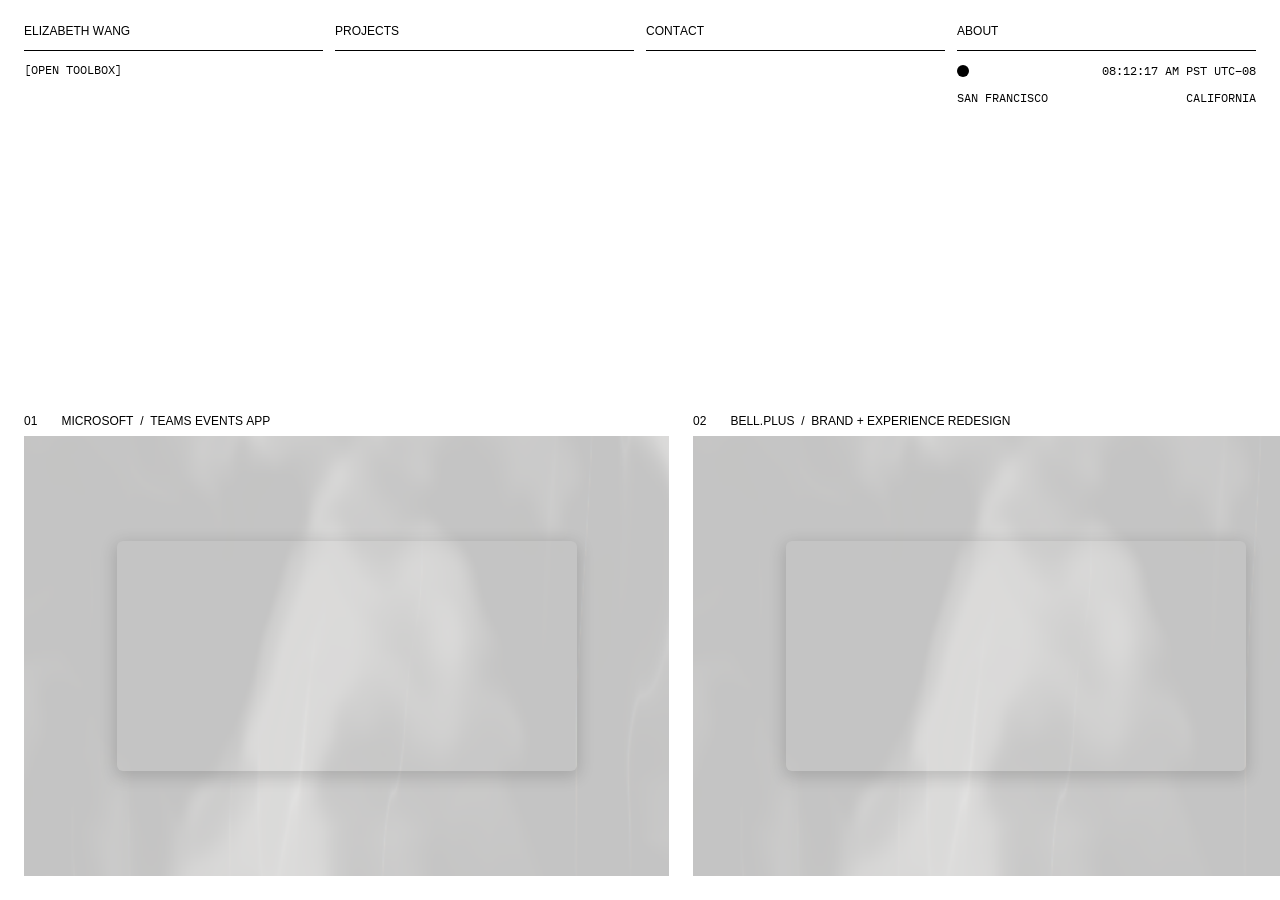
<file: index.html>
<!doctype html>
<html lang="en">
  <head>
    <meta charset="utf-8" />
    <meta name="viewport" content="width=device-width, initial-scale=1" />
    <link rel="icon" href="favicon-32.png" sizes="32x32" type="image/png" />
    <link rel="icon" href="favicon.svg" type="image/svg+xml" />
    <link rel="apple-touch-icon" href="apple-touch-icon.png" />
    <title>Elizabeth Wang</title>
    <meta name="description" content="Elizabeth Wang — lead product designer at Microsoft, designing AI-powered experiences like Copilot Q&amp;A in the Teams Events app." />
    <link rel="preconnect" href="https://fonts.googleapis.com" />
    <link rel="preconnect" href="https://fonts.gstatic.com" crossorigin />
    <link href="https://fonts.googleapis.com/css2?family=IBM+Plex+Mono&display=swap" rel="stylesheet" />
    <link rel="stylesheet" href="styles.css?v=20261125c" />
    <script>
      // Theme before first paint. A saved choice (from clicking the circle) wins;
      // otherwise first-time visitors get dark mode when it is night in San Francisco.
      (function () {
        var NIGHT_START = 18; // 6 PM
        var NIGHT_END = 6; // 6 AM
        var theme = null;
        try {
          theme = localStorage.getItem("theme");
        } catch (e) {}
        if (theme !== "dark" && theme !== "light") {
          var hour = Number(
            new Intl.DateTimeFormat("en-US", { timeZone: "America/Los_Angeles", hour: "numeric", hourCycle: "h23" }).format(new Date())
          );
          theme = hour >= NIGHT_START || hour < NIGHT_END ? "dark" : "light";
        }
        if (theme === "dark") document.documentElement.dataset.theme = "dark";
      })();
    </script>
  </head>
  <body>
    <div class="page-home">
      <header class="site-header">
        <nav class="nav-item">
          <a href="index.html" aria-current="page">Elizabeth Wang</a>
          <img class="rule" src="assets/icons/rule.svg" alt="" />
          <!-- Creative toolbox: desktop with a mouse only (toolbox.js) -->
          <div class="toolbox">
            <button class="tool-btn toolbox-toggle" type="button" aria-expanded="false" aria-controls="toolbox-tools">[OPEN TOOLBOX]</button>
            <div id="toolbox-tools" class="toolbox-tools" hidden>
              <button class="tool-btn" type="button" data-tool="brush" aria-pressed="false" style="--i: 0">[BRUSH]</button>
              <button class="tool-btn" type="button" data-tool="flowers" aria-pressed="false" style="--i: 1">[FLOWERS]</button>
              <button class="tool-btn" type="button" data-tool="fish" aria-pressed="false" style="--i: 2">[FEED FISH]</button>
              <button class="tool-btn" type="button" data-action="reset" style="--i: 3">[RESET]</button>
            </div>
          </div>
        </nav>
        <div class="nav-item nav-dropdown">
          <button class="nav-button" type="button" aria-expanded="false" aria-controls="projects-menu">Projects</button>
          <img class="rule" src="assets/icons/rule.svg" alt="" />
          <div id="projects-menu" class="dropdown-menu">
            <a class="split-target" href="events-app.html">Teams Events App</a>
            <a class="split-target" href="bell-plus.html">bell.plus</a>
            <a class="split-target" href="teams-qa.html">Teams Q&amp;A + Engage Events</a>
            <a class="split-target" href="emoji-motion.html">Emoji Motion Design</a>
            <a class="split-target" href="play.html" data-transition>Play</a>
          </div>
        </div>
        <div class="nav-item nav-dropdown">
          <button class="nav-button" type="button" aria-expanded="false" aria-controls="contact-menu">Contact</button>
          <img class="rule" src="assets/icons/rule.svg" alt="" />
          <div id="contact-menu" class="dropdown-menu">
            <button class="copy-email" type="button" data-email="wange1128@gmail.com" aria-label="Copy email address">
              <span class="copy-label copy-label--default split-target">Email</span>
              <span class="copy-label copy-label--done" aria-hidden="true">Copied email</span>
            </button>
            <a class="split-target" href="https://www.linkedin.com/in/elizabeth-wang-design/" target="_blank" rel="noopener">LinkedIn</a>
          </div>
        </div>
        <div class="nav-item nav-about">
          <a href="about.html">About</a>
          <img class="rule" src="assets/icons/rule.svg" alt="" />
          <div class="nav-meta">
            <button class="theme-toggle" type="button" aria-label="Switch to dark mode" aria-pressed="false"></button>
            <span data-clock>12:00:00 PM PST UTC−08</span>
          </div>
          <div class="nav-meta">
            <span>San Francisco</span>
            <span>California</span>
          </div>
        </div>
        <button class="menu-toggle" type="button" aria-expanded="false" aria-controls="mobile-menu">[MENU]</button>
      </header>

      <nav id="mobile-menu" class="mobile-menu" aria-label="Menu" hidden>
        <div class="nav-item">
          <a href="#projects">Projects</a>
          <img class="rule" src="assets/icons/rule.svg" alt="" />
        </div>
        <div class="nav-item">
          <button class="copy-email" type="button" data-email="wange1128@gmail.com" aria-label="Copy email address">
            <span class="copy-label copy-label--default split-target">Email</span>
            <span class="copy-label copy-label--done" aria-hidden="true">Copied email</span>
          </button>
          <img class="rule" src="assets/icons/rule.svg" alt="" />
        </div>
        <div class="nav-item">
          <a href="about.html">About</a>
          <img class="rule" src="assets/icons/rule.svg" alt="" />
        </div>
      </nav>

      <main id="projects" class="carousel" aria-label="Projects">
        <article class="project" id="events-app">
          <a href="events-app.html">
            <div class="project-title">
              <span>01</span>
              <span>Microsoft  /  Teams Events App</span>
            </div>
          </a>
          <a href="events-app.html">
            <!-- data-silk="subtle": a faint silk animation behind the screen
                 recording (main.js + silk.js) -->
            <div class="project-image tile" data-silk="subtle">
              <!-- Before (video), during (still), after (video), sliding in
                   turn like the hero on the Events App page (story.js) -->
              <div class="hero-reel tile-reel" data-reel aria-label="The Spring Kickoff event page before, during, and after the event">
                <div class="hero-slide is-active">
                  <div class="inset inset--motion">
                    <video disablepictureinpicture disableremoteplayback src="assets/images/events-app-attendee.mp4" muted playsinline preload="auto" aria-label="Before the event: an attendee scrolls the Spring Kickoff event page"></video>
                  </div>
                </div>
                <div class="hero-slide" data-hold="4500">
                  <div class="inset inset--motion">
                    <img src="assets/images/events-app-during.webp?v=20261116s" alt="During the event: the live Spring Kickoff keynote in Teams, with the Q&amp;A panel open" />
                  </div>
                </div>
                <div class="hero-slide">
                  <div class="inset inset--motion">
                    <video disablepictureinpicture disableremoteplayback src="assets/images/events-app-post-event.mp4" muted playsinline preload="metadata" aria-label="After the event: the event page shows the recording and a recap"></video>
                  </div>
                </div>
              </div>
            </div>
          </a>
        </article>

        <article class="project" id="bell-plus">
          <a href="bell-plus.html">
            <div class="project-title">
              <span>02</span>
              <span>bell.plus  /  Brand + Experience Redesign</span>
            </div>
          </a>
          <a href="bell-plus.html">
            <!-- A bell.plus screen recording over a faint silk animation -->
            <div class="project-image tile" data-silk="subtle">
              <div class="inset inset--motion">
                <video disablepictureinpicture disableremoteplayback src="assets/images/bell-home.mp4" autoplay muted loop playsinline aria-label="The redesigned bell.plus: searching for a school, the live timer counting down the period, and the day's schedule"></video>
              </div>
            </div>
          </a>
        </article>

        <article class="project" id="teams-qa">
          <a href="teams-qa.html">
            <div class="project-title">
              <span>03</span>
              <span>Microsoft  /  Teams Q&amp;A + Engage Events</span>
            </div>
          </a>
          <a href="teams-qa.html">
            <!-- data-silk="subtle" + variant 1: the same faint silk as project 01,
                 from a different patch of the pattern, lighter and cooler (silk.js) -->
            <div class="project-image tile" data-silk="subtle" data-silk-variant="1">
              <!-- Before (video), during (still), after (video), sliding in
                   turn like the hero on the Teams Q&A page (story.js) -->
              <div class="hero-reel tile-reel" data-reel aria-label="The Contoso 2026 Vision All-Hands event before, during, and after the event">
                <div class="hero-slide is-active">
                  <div class="inset inset--motion">
                    <video disablepictureinpicture disableremoteplayback src="assets/images/teams-qa-before-attendee.mp4?v=2" muted playsinline preload="auto" aria-label="Before the event: an attendee scrolls the event page in Viva Engage"></video>
                  </div>
                </div>
                <div class="hero-slide" data-hold="4500">
                  <div class="inset inset--motion inset--still">
                    <img src="assets/images/teams-qa-during-attendee.webp" alt="During the event: the live keynote in Teams, with the Q&amp;A panel open" />
                  </div>
                </div>
                <div class="hero-slide">
                  <div class="inset inset--motion">
                    <video disablepictureinpicture disableremoteplayback src="assets/images/teams-qa-after-attendee.mp4?v=2" muted playsinline preload="metadata" aria-label="After the event: the event page shows the recording above the answered questions"></video>
                  </div>
                </div>
              </div>
            </div>
          </a>
        </article>

        <article class="project" id="emoji-motion">
          <div class="project-title">
            <span>04</span>
            <span>Curology  / Emoji Motion Design</span>
          </div>
          <a href="emoji-motion.html">
            <div class="project-image tile">
              <div class="gif-row">
                <img src="assets/curology/tada.gif" alt="Party popper emoji" />
                <img src="assets/curology/curology-box.gif" alt="Curology box emoji" />
                <img class="gif-ok" src="assets/curology/ok-hand.gif" alt="OK hand emoji" />
              </div>
            </div>
          </a>
        </article>

        <article class="project" id="play">
          <div class="project-title">
            <span>05</span>
            <span>Play</span>
          </div>
          <a href="play.html" data-transition>
            <!-- data-silk: looping animation (silk.js); data-ripple: water ripples
                 follow the cursor (ripple.js). The image is the fallback. -->
            <div class="project-image" data-cursor-label="[ENTER]" data-ripple data-silk>
              <img class="cover" src="assets/images/play.jpg" alt="Play" />
            </div>
          </a>
        </article>
      </main>
    </div>
    <span class="sr-only" role="status" aria-live="polite" data-copy-status></span>
    <script src="silk.js?v=20261117c"></script>
    <script src="ripple.js?v=20261116"></script>
    <script src="story.js?v=20261125b"></script>
    <script src="main.js?v=20261119c"></script>
    <script src="toolbox.js?v=20261118"></script>
  </body>
</html>
</file>
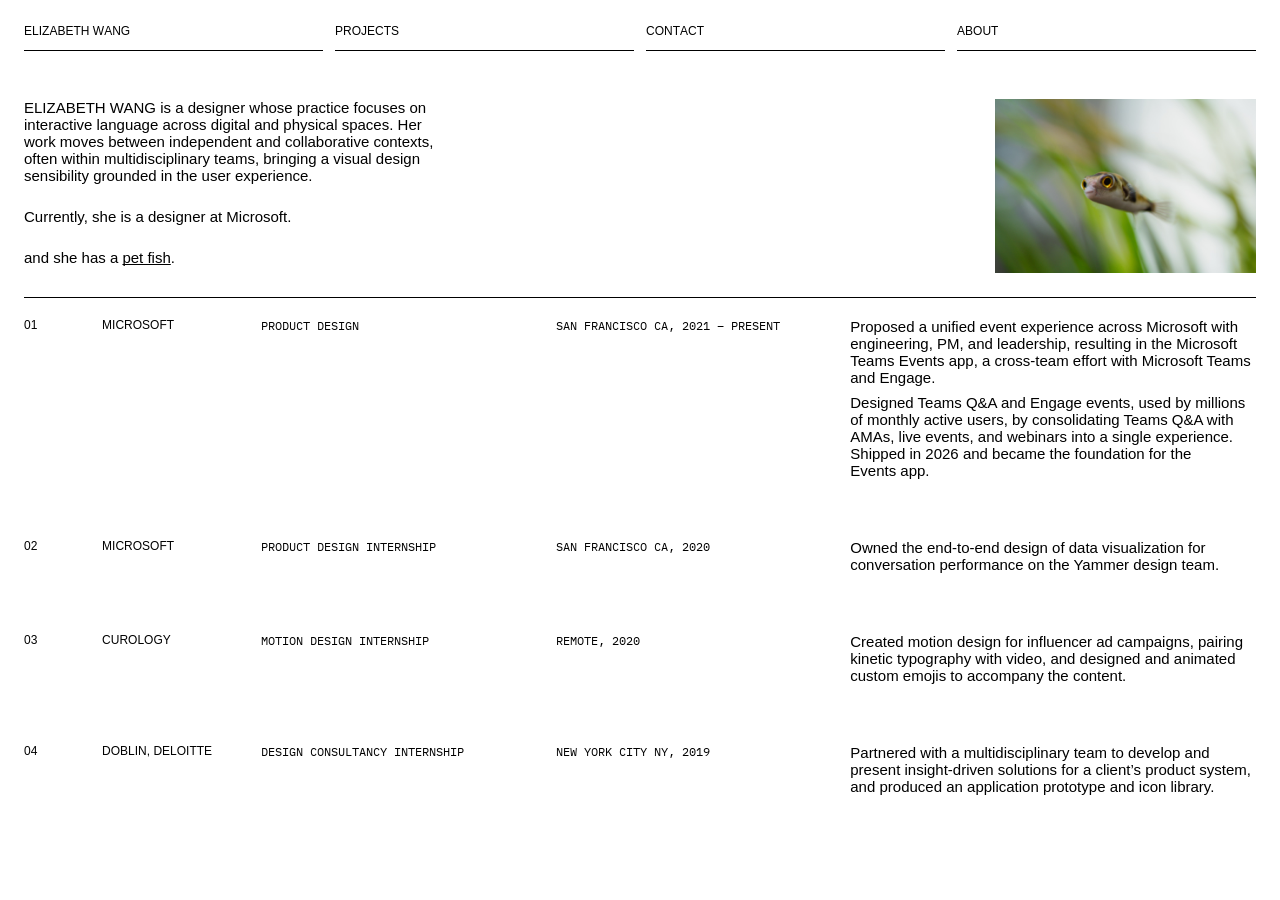
<file: about.html>
<!doctype html>
<html lang="en">
  <head>
    <meta charset="utf-8" />
    <meta name="viewport" content="width=device-width, initial-scale=1" />
    <link rel="icon" href="favicon-32.png" sizes="32x32" type="image/png" />
    <link rel="icon" href="favicon.svg" type="image/svg+xml" />
    <link rel="apple-touch-icon" href="apple-touch-icon.png" />
    <title>About — Elizabeth Wang</title>
    <meta name="description" content="About Elizabeth Wang — designer at Microsoft." />
    <link rel="preconnect" href="https://fonts.googleapis.com" />
    <link rel="preconnect" href="https://fonts.gstatic.com" crossorigin />
    <link href="https://fonts.googleapis.com/css2?family=IBM+Plex+Mono&display=swap" rel="stylesheet" />
    <link rel="stylesheet" href="styles.css?v=20261125c" />
    <script>
      // Theme before first paint. A saved choice (from clicking the circle) wins;
      // otherwise first-time visitors get dark mode when it is night in San Francisco.
      (function () {
        var NIGHT_START = 18; // 6 PM
        var NIGHT_END = 6; // 6 AM
        var theme = null;
        try {
          theme = localStorage.getItem("theme");
        } catch (e) {}
        if (theme !== "dark" && theme !== "light") {
          var hour = Number(
            new Intl.DateTimeFormat("en-US", { timeZone: "America/Los_Angeles", hour: "numeric", hourCycle: "h23" }).format(new Date())
          );
          theme = hour >= NIGHT_START || hour < NIGHT_END ? "dark" : "light";
        }
        if (theme === "dark") document.documentElement.dataset.theme = "dark";
      })();
    </script>
  </head>
  <body>
    <div class="page-about">
      <header class="site-header">
        <nav class="nav-item">
          <a href="index.html">Elizabeth Wang</a>
          <img class="rule" src="assets/icons/rule.svg" alt="" />
        </nav>
        <div class="nav-item nav-dropdown">
          <button class="nav-button" type="button" aria-expanded="false" aria-controls="projects-menu">Projects</button>
          <img class="rule" src="assets/icons/rule.svg" alt="" />
          <div id="projects-menu" class="dropdown-menu">
            <a class="split-target" href="events-app.html">Teams Events App</a>
            <a class="split-target" href="bell-plus.html">bell.plus</a>
            <a class="split-target" href="teams-qa.html">Teams Q&amp;A + Engage Events</a>
            <a class="split-target" href="emoji-motion.html">Emoji Motion Design</a>
            <a class="split-target" href="play.html" data-transition>Play</a>
          </div>
        </div>
        <div class="nav-item nav-dropdown">
          <button class="nav-button" type="button" aria-expanded="false" aria-controls="contact-menu">Contact</button>
          <img class="rule" src="assets/icons/rule.svg" alt="" />
          <div id="contact-menu" class="dropdown-menu">
            <button class="copy-email" type="button" data-email="wange1128@gmail.com" aria-label="Copy email address">
              <span class="copy-label copy-label--default split-target">Email</span>
              <span class="copy-label copy-label--done" aria-hidden="true">Copied email</span>
            </button>
            <a class="split-target" href="https://www.linkedin.com/in/elizabeth-wang-design/" target="_blank" rel="noopener">LinkedIn</a>
          </div>
        </div>
        <div class="nav-item nav-about">
          <a href="about.html" aria-current="page">About</a>
          <img class="rule" src="assets/icons/rule.svg" alt="" />
        </div>
        <button class="menu-toggle" type="button" aria-expanded="false" aria-controls="mobile-menu">[MENU]</button>
      </header>

      <nav id="mobile-menu" class="mobile-menu" aria-label="Menu" hidden>
        <div class="nav-item">
          <a href="index.html#projects">Projects</a>
          <img class="rule" src="assets/icons/rule.svg" alt="" />
        </div>
        <div class="nav-item">
          <button class="copy-email" type="button" data-email="wange1128@gmail.com" aria-label="Copy email address">
            <span class="copy-label copy-label--default split-target">Email</span>
            <span class="copy-label copy-label--done" aria-hidden="true">Copied email</span>
          </button>
          <img class="rule" src="assets/icons/rule.svg" alt="" />
        </div>
        <div class="nav-item">
          <a href="about.html" aria-current="page">About</a>
          <img class="rule" src="assets/icons/rule.svg" alt="" />
        </div>
      </nav>

      <main>
        <section class="intro">
          <div class="intro-text">
            <p>
              ELIZABETH WANG is a designer whose practice focuses on interactive
              language across digital and physical spaces. Her work moves between
              independent and collaborative contexts, often within
              multidisciplinary teams, bringing a visual design sensibility
              grounded in the user experience.
            </p>
            <p>Currently, she is a designer at Microsoft.</p>
            <p>and she has a <a href="https://friend.fish" target="_blank" rel="noopener" data-hover-video="assets/images/friend-fish.mp4">pet fish</a>.</p>
          </div>
          <img
            id="pet-fish"
            class="intro-photo"
            src="assets/images/pet-fish.jpg"
            alt="A small pufferfish swimming among green aquarium plants"
          />
        </section>

        <div class="divider">
          <img class="rule" src="assets/icons/rule.svg" alt="" />
        </div>

        <section class="experience" aria-label="Experience">
          <div class="experience-table">
            <div class="experience-row">
              <p class="num">01</p>
              <p class="company">Microsoft</p>
              <p class="role mono">Product design</p>
              <p class="place mono">San Francisco CA, 2021 – Present</p>
              <div class="desc">
                <p>
                  Proposed a unified event experience across Microsoft with
                  engineering, PM, and leadership, resulting in the Microsoft
                  Teams Events app, a cross-team effort with Microsoft Teams and
                  Engage.
                </p>
                <p>
                  Designed Teams Q&amp;A and Engage events, used by millions of
                  monthly active users, by consolidating Teams Q&amp;A with AMAs,
                  live events, and webinars into a single experience. Shipped in
                  2026 and became the foundation for the Events app.
                </p>
              </div>
            </div>

            <div class="experience-row">
              <p class="num">02</p>
              <p class="company">Microsoft</p>
              <p class="role mono">Product design internship</p>
              <p class="place mono">San Francisco CA, 2020</p>
              <div class="desc">
                <p>
                  Owned the end-to-end design of data visualization for
                  conversation performance on the Yammer design team.
                </p>
              </div>
            </div>

            <div class="experience-row">
              <p class="num">03</p>
              <p class="company">curology</p>
              <p class="role mono">Motion design internship</p>
              <p class="place mono">Remote, 2020</p>
              <div class="desc">
                <p>
                  Created motion design for influencer ad campaigns, pairing
                  kinetic typography with video, and designed and animated custom
                  emojis to accompany the content.
                </p>
              </div>
            </div>

            <div class="experience-row">
              <p class="num">04</p>
              <p class="company">Doblin, Deloitte</p>
              <p class="role mono">Design consultancy internship</p>
              <p class="place mono">New York City NY, 2019</p>
              <div class="desc">
                <p>
                  Partnered with a multidisciplinary team to develop and present
                  insight-driven solutions for a client’s product system, and
                  produced an application prototype and icon library.
                </p>
              </div>
            </div>
          </div>
        </section>
      </main>
    </div>
    <span class="sr-only" role="status" aria-live="polite" data-copy-status></span>
    <script src="main.js?v=20261119c"></script>
  </body>
</html>
</file>
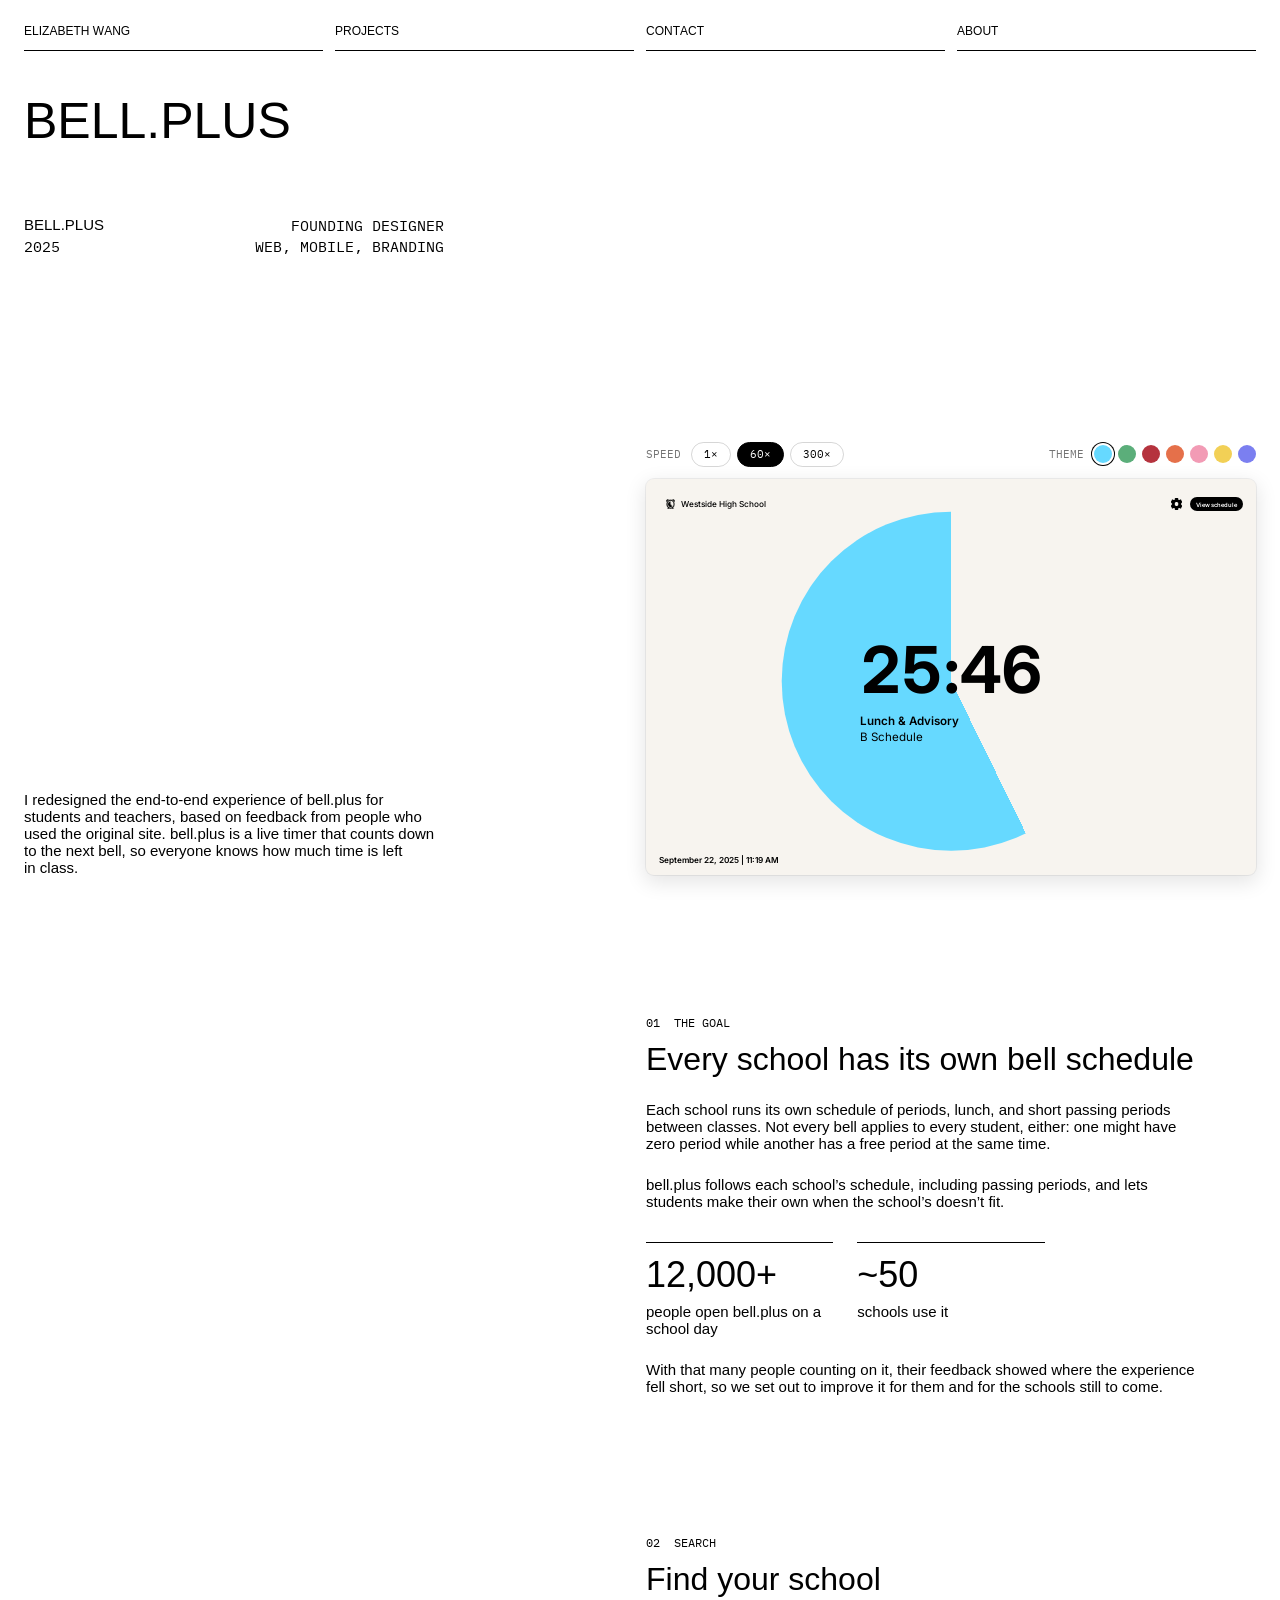
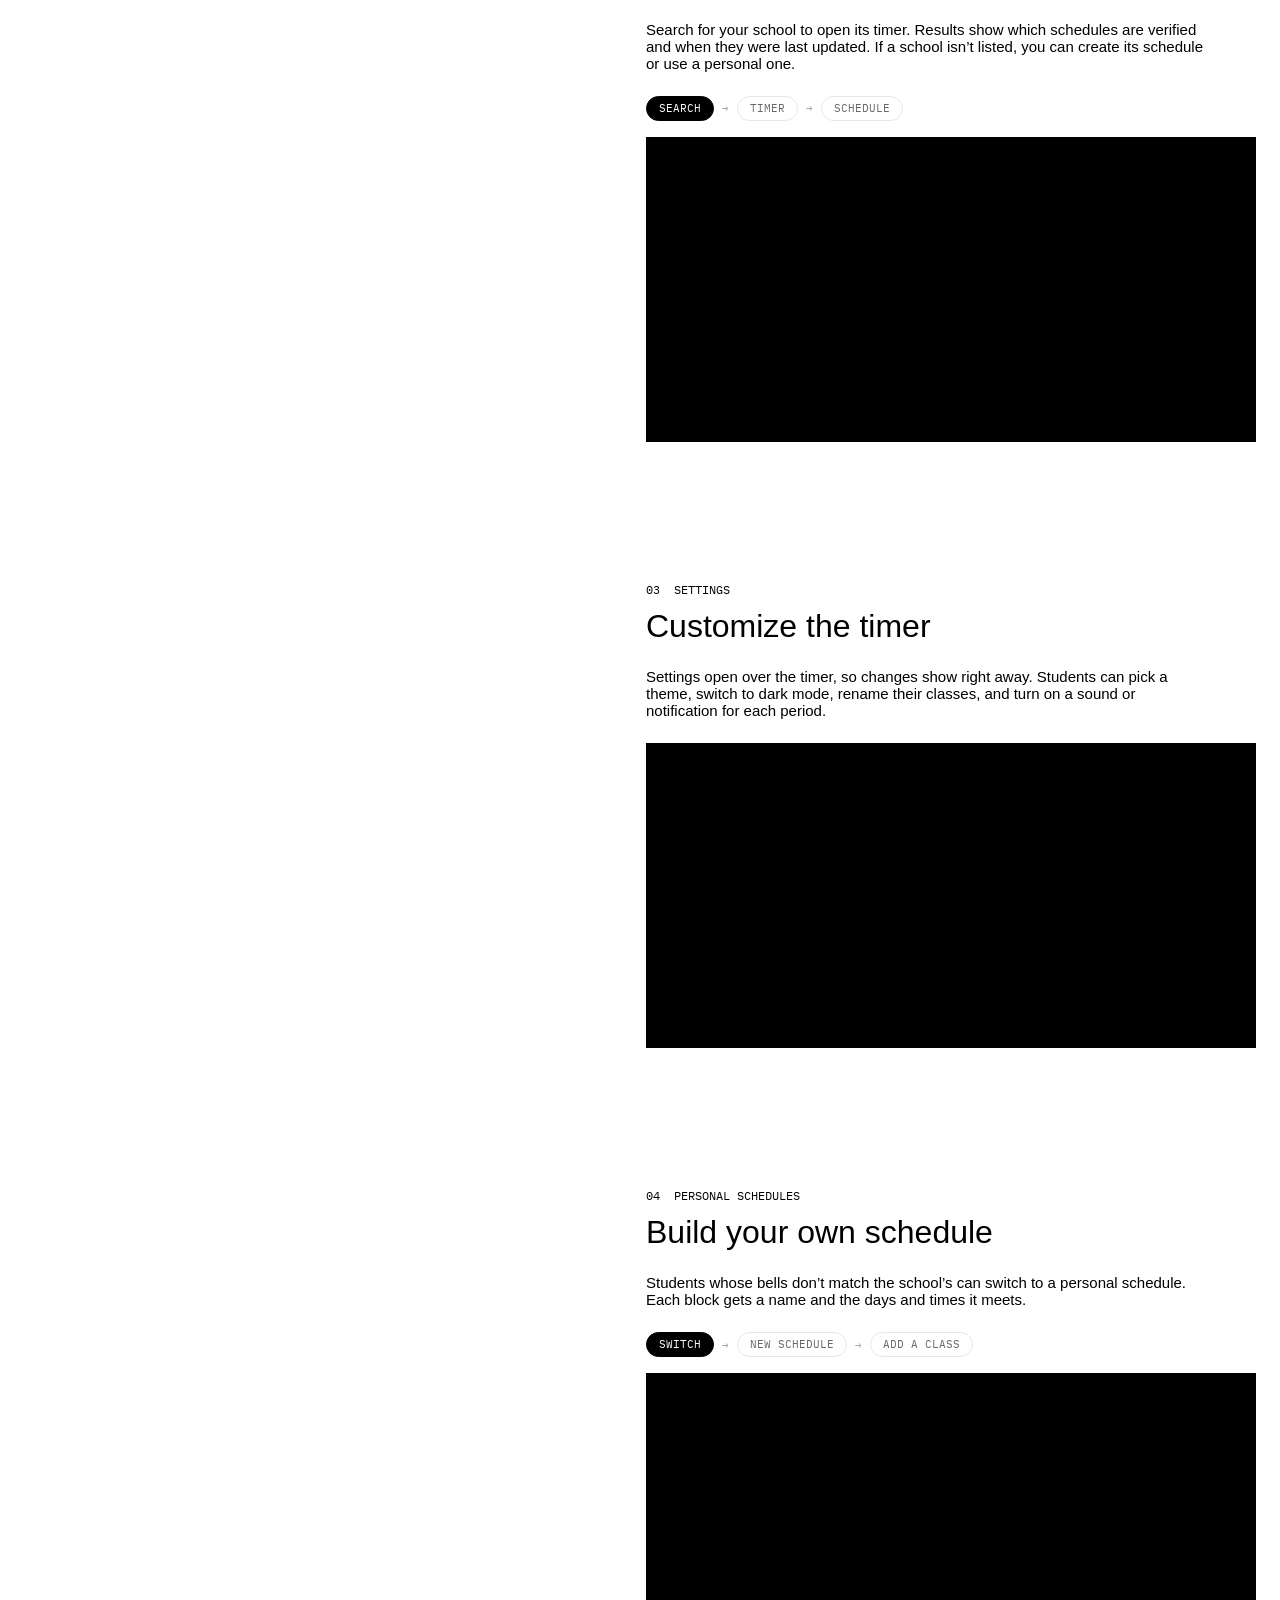
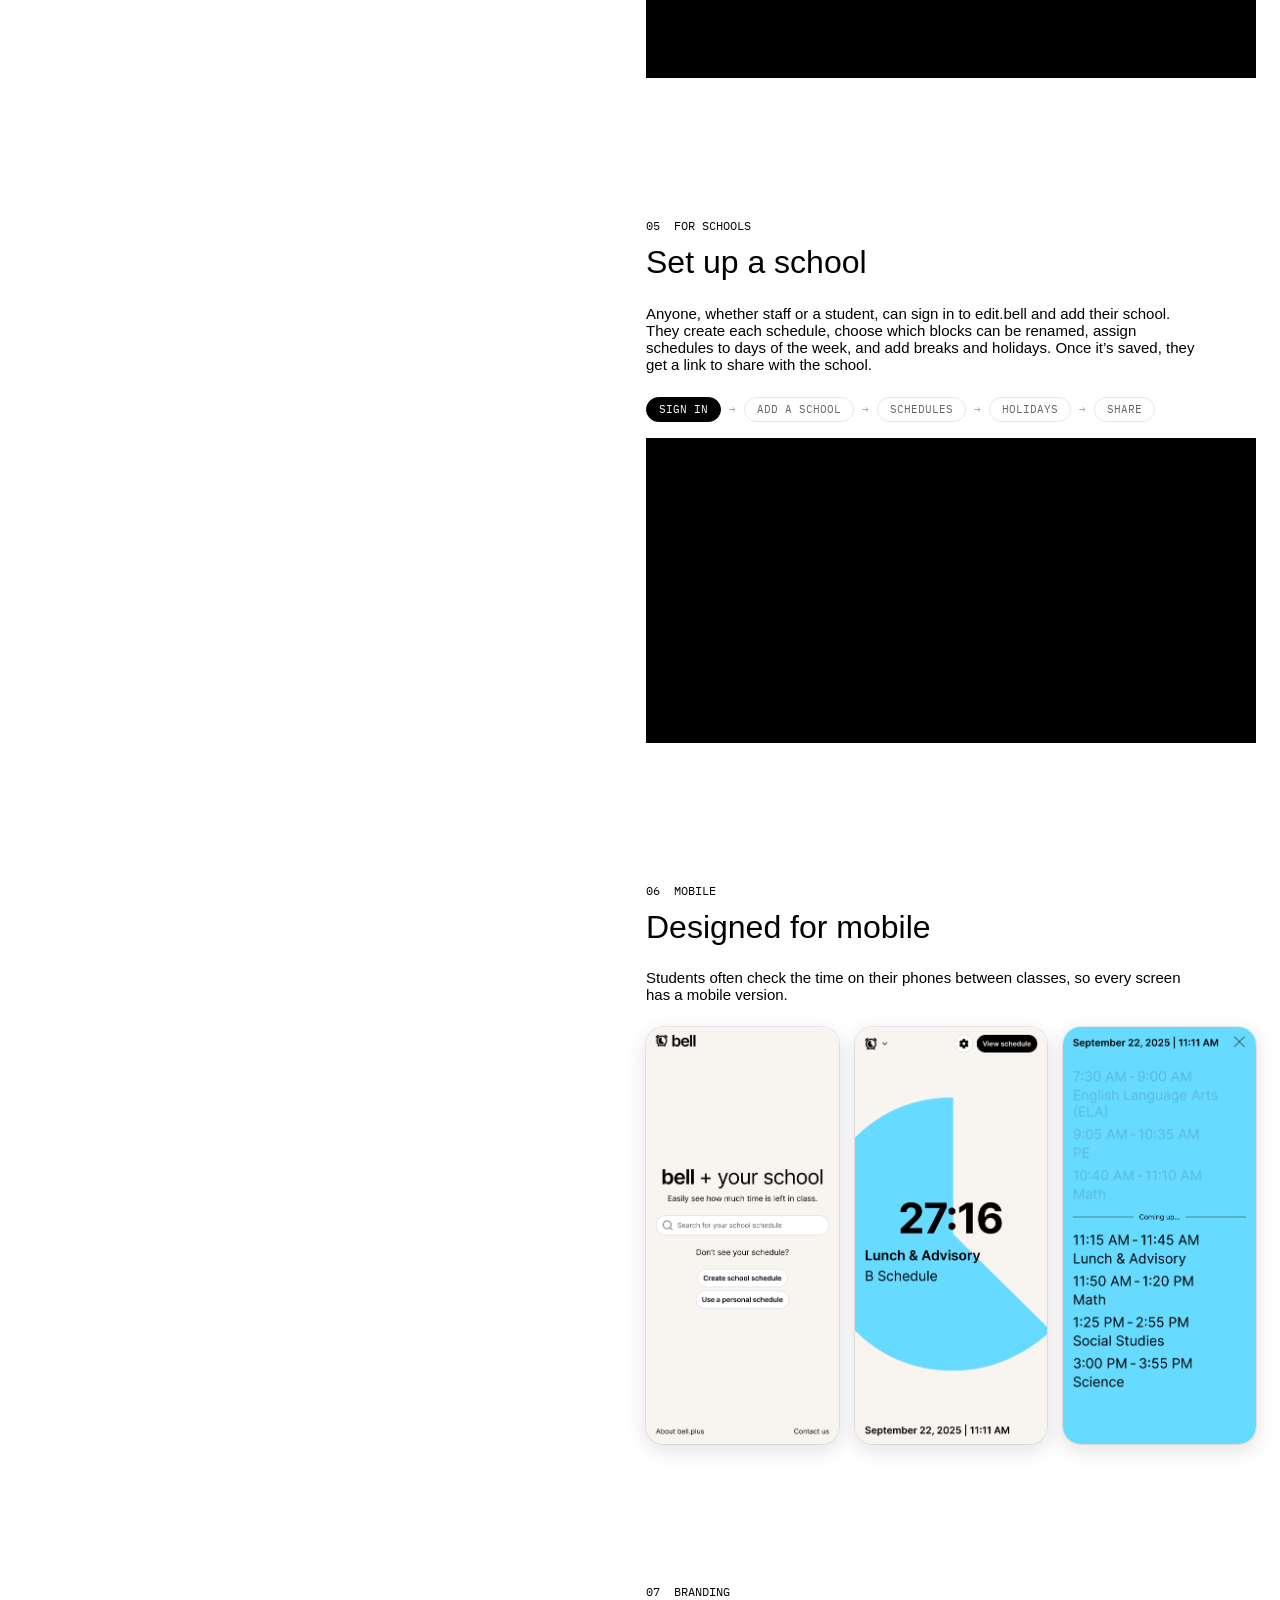
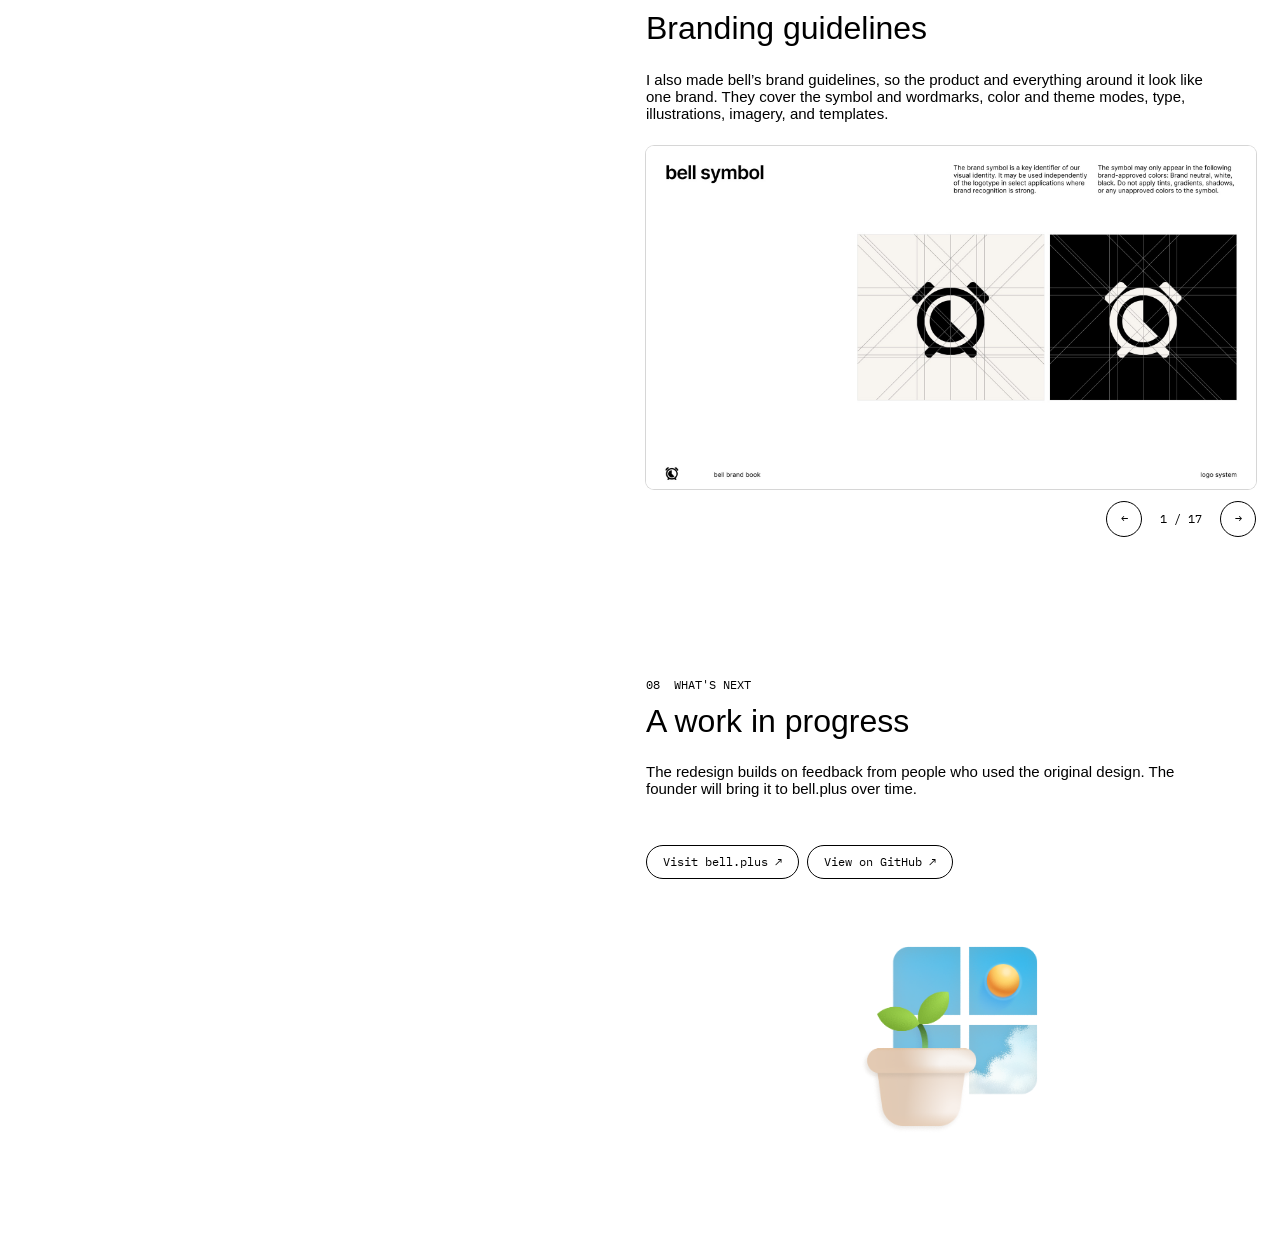
<file: bell-plus.html>
<!doctype html>
<html lang="en">
  <head>
    <meta charset="utf-8" />
    <meta name="viewport" content="width=device-width, initial-scale=1" />
    <link rel="icon" href="favicon-32.png" sizes="32x32" type="image/png" />
    <link rel="icon" href="favicon.svg" type="image/svg+xml" />
    <link rel="apple-touch-icon" href="apple-touch-icon.png" />
    <title>bell.plus — Elizabeth Wang</title>
    <meta name="description" content="bell.plus by Elizabeth Wang: a redesign of the live bell timer for students and teachers." />
    <link rel="preconnect" href="https://fonts.googleapis.com" />
    <link rel="preconnect" href="https://fonts.gstatic.com" crossorigin />
    <link href="https://fonts.googleapis.com/css2?family=IBM+Plex+Mono&family=Inter:wght@400;500;600;700&display=swap" rel="stylesheet" />
    <link rel="stylesheet" href="styles.css?v=20261125c" />
    <script>
      // Theme before first paint. A saved choice (from clicking the circle) wins;
      // otherwise first-time visitors get dark mode when it is night in San Francisco.
      (function () {
        var NIGHT_START = 18; // 6 PM
        var NIGHT_END = 6; // 6 AM
        var theme = null;
        try {
          theme = localStorage.getItem("theme");
        } catch (e) {}
        if (theme !== "dark" && theme !== "light") {
          var hour = Number(
            new Intl.DateTimeFormat("en-US", { timeZone: "America/Los_Angeles", hour: "numeric", hourCycle: "h23" }).format(new Date())
          );
          theme = hour >= NIGHT_START || hour < NIGHT_END ? "dark" : "light";
        }
        if (theme === "dark") document.documentElement.dataset.theme = "dark";
      })();
    </script>
  </head>
  <body>
    <div class="page-case">
      <header class="site-header">
        <nav class="nav-item">
          <a href="index.html">Elizabeth Wang</a>
          <img class="rule" src="assets/icons/rule.svg" alt="" />
        </nav>
        <div class="nav-item nav-dropdown">
          <button class="nav-button" type="button" aria-expanded="false" aria-controls="projects-menu">Projects</button>
          <img class="rule" src="assets/icons/rule.svg" alt="" />
          <div id="projects-menu" class="dropdown-menu">
            <a class="split-target" href="events-app.html">Teams Events App</a>
            <a class="split-target" href="bell-plus.html">bell.plus</a>
            <a class="split-target" href="teams-qa.html">Teams Q&amp;A + Engage Events</a>
            <a class="split-target" href="emoji-motion.html">Emoji Motion Design</a>
            <a class="split-target" href="play.html" data-transition>Play</a>
          </div>
        </div>
        <div class="nav-item nav-dropdown">
          <button class="nav-button" type="button" aria-expanded="false" aria-controls="contact-menu">Contact</button>
          <img class="rule" src="assets/icons/rule.svg" alt="" />
          <div id="contact-menu" class="dropdown-menu">
            <button class="copy-email" type="button" data-email="wange1128@gmail.com" aria-label="Copy email address">
              <span class="copy-label copy-label--default split-target">Email</span>
              <span class="copy-label copy-label--done" aria-hidden="true">Copied email</span>
            </button>
            <a class="split-target" href="https://www.linkedin.com/in/elizabeth-wang-design/" target="_blank" rel="noopener">LinkedIn</a>
          </div>
        </div>
        <div class="nav-item nav-about">
          <a href="about.html">About</a>
          <img class="rule" src="assets/icons/rule.svg" alt="" />
        </div>
        <button class="menu-toggle" type="button" aria-expanded="false" aria-controls="mobile-menu">[MENU]</button>
      </header>

      <nav id="mobile-menu" class="mobile-menu" aria-label="Menu" hidden>
        <div class="nav-item">
          <a href="index.html#projects">Projects</a>
          <img class="rule" src="assets/icons/rule.svg" alt="" />
        </div>
        <div class="nav-item">
          <button class="copy-email" type="button" data-email="wange1128@gmail.com" aria-label="Copy email address">
            <span class="copy-label copy-label--default split-target">Email</span>
            <span class="copy-label copy-label--done" aria-hidden="true">Copied email</span>
          </button>
          <img class="rule" src="assets/icons/rule.svg" alt="" />
        </div>
        <div class="nav-item">
          <a href="about.html">About</a>
          <img class="rule" src="assets/icons/rule.svg" alt="" />
        </div>
      </nav>

      <main class="case">
        <!-- Left: stays put while the work on the right scrolls -->
        <section class="case-info">
          <div class="case-top">
            <h1 class="case-title">bell.plus</h1>
            <dl class="case-meta">
              <div>
                <dt class="sr-only">Company</dt>
                <dd class="case-client">bell.plus</dd>
                <dt class="sr-only">Role</dt>
                <dd class="mono">Founding designer</dd>
              </div>
              <div class="mono">
                <dt class="sr-only">Year</dt>
                <dd>2025</dd>
                <dt class="sr-only">Platforms</dt>
                <dd>Web, mobile, branding</dd>
              </div>
            </dl>
          </div>
          <p class="case-desc">
              I redesigned the end-to-end experience of bell.plus for students and teachers, based on feedback from people who used the original site. bell.plus is a live timer that counts down to the next bell, so everyone knows how much time is left in class.
            </p>
        </section>

        <!-- Right: the case study. The live bell demo (bell.js) leads; the
             sections below use screens from the Figma prototype. -->
        <section class="case-work story" aria-label="Case study">
          <!-- Live bell demo: a working copy of the redesigned timer -->
          <figure class="bell-demo" data-bell-demo aria-label="A live demo of the redesigned bell timer counting down a school day">
            <div class="bell-controls">
              <div class="bell-speeds" role="group" aria-label="Playback speed">
                <span>Speed</span>
                <button type="button" data-speed="1">1×</button>
                <button type="button" data-speed="60">60×</button>
                <button type="button" data-speed="300">300×</button>
              </div>
              <div class="bell-themes" role="group" aria-label="Theme color">
                <span>Theme</span>
                <button type="button" style="--c: #66d9ff" data-theme-color="#66d9ff" aria-label="Sky theme" aria-pressed="true"></button>
                <button type="button" style="--c: #5bae7a" data-theme-color="#5bae7a" aria-label="Green theme" aria-pressed="false"></button>
                <button type="button" style="--c: #b5333e" data-theme-color="#b5333e" aria-label="Red theme" aria-pressed="false"></button>
                <button type="button" style="--c: #e5704a" data-theme-color="#e5704a" aria-label="Orange theme" aria-pressed="false"></button>
                <button type="button" style="--c: #f29bb5" data-theme-color="#f29bb5" aria-label="Pink theme" aria-pressed="false"></button>
                <button type="button" style="--c: #f2d056" data-theme-color="#f2d056" aria-label="Yellow theme" aria-pressed="false"></button>
                <button type="button" style="--c: #7b7ff0" data-theme-color="#7b7ff0" aria-label="Purple theme" aria-pressed="false"></button>
              </div>
            </div>
            <div class="bell-screen">
              <div class="bell-pie"></div>
              <div class="bell-bar"><span><img src="assets/images/bell-icon-logo.png" alt="" />Westside High School</span><span><img class="bell-gear" src="assets/images/bell-icon-gear.png" alt="" /><b>View schedule</b></span></div>
              <div class="bell-readout">
                <span class="bell-time"><span class="bell-mm">27</span><span class="bell-colon">:</span><span class="bell-ss">16</span></span>
                <span class="bell-name">Lunch &amp; Advisory</span>
                <span class="bell-sub">B Schedule</span>
              </div>
              <span class="bell-clock">September 22, 2025 | 11:18 AM</span>
            </div>
          </figure>

          <!-- 1. The problem -->
          <section class="story-section" aria-labelledby="problem-title">
            <p class="story-eyebrow">01&nbsp;&nbsp;The goal</p>
            <h2 class="story-headline" id="problem-title">Every school has its own bell schedule</h2>
            <p class="story-body">
              Each school runs its own schedule of periods, lunch, and short passing periods between classes. Not every bell applies to every student, either: one might have zero period while another has a free period at the same time.
            </p>
            <p class="story-body">
              bell.plus follows each school’s schedule, including passing periods, and lets students make their own when the school’s doesn’t fit.
            </p>
            <dl class="stats" data-reveal>
              <div style="--i: 0">
                <dt>12,000+</dt>
                <dd>people open bell.plus on a school day</dd>
              </div>
              <div style="--i: 1">
                <dt>~50</dt>
                <dd>schools use it</dd>
              </div>
            </dl>
            <p class="story-body">
              With that many people counting on it, their feedback showed where the experience fell short, so we set out to improve it for them and for the schools still to come.
            </p>
          </section>

          <!-- 2. Finding your school -->
          <section class="story-section" aria-labelledby="school-title">
            <p class="story-eyebrow">02&nbsp;&nbsp;Search</p>
            <h2 class="story-headline" id="school-title">Find your school</h2>
            <p class="story-body">
              Search for your school to open its timer. Results show which schedules are verified and when they were last updated. If a school isn’t listed, you can create its schedule or use a personal one.
            </p>
            <div class="lifecycle bell-recs" data-lifecycle data-reveal>
              <div class="role-panels">
                <ol class="draft-steps rec-chapters" aria-label="Parts of the recording: choose one to skip to it">
                  <li class="is-current"><button type="button" data-at="2.0" aria-current="step">Search</button></li>
                  <li><button type="button" data-at="8.0">Timer</button></li>
                  <li><button type="button" data-at="10.0">Schedule</button></li>
                </ol>
                <figure class="case-shot stage-shot" aria-label="Searching for Westside High School, opening its timer, and viewing the day's schedule">
                  <div class="reel-media bell-rec stage-view" data-stage="0" data-role="all">
                    <video disablepictureinpicture disableremoteplayback src="assets/images/bell-rec-school.mp4?v=2" muted playsinline preload="metadata" aria-label="Searching for Westside High School, opening its timer, and viewing the day's schedule"></video>
                    <span class="callout callout--right" data-at="2.0" style="--x: 63.8%; --y: 38.9%; --len: 6"><span class="callout-line"></span><span class="callout-label">Search for your school</span></span>
                    <span class="callout callout--right" data-at="5.0" style="--x: 47.1%; --y: 43.0%; --len: 6"><span class="callout-line"></span><span class="callout-label">Verified schedules</span></span>
                    <span class="callout callout--left" data-at="5.0" data-step="2" style="--x: 37.2%; --y: 50.8%; --len: 4"><span class="callout-line"></span><span class="callout-label">Views and last updated</span></span>
                    <span class="callout callout--left" data-at="5.0" data-step="3" style="--x: 37.6%; --y: 63.6%; --len: 4"><span class="callout-line"></span><span class="callout-label">Not listed? Make one</span></span>
                    <span class="callout callout--right" data-at="8.0" style="--x: 58.0%; --y: 43.0%; --len: 8"><span class="callout-line"></span><span class="callout-label">Time left in the period</span></span>
                    <span class="callout callout--left" data-at="8.0" data-step="2" style="--x: 41.5%; --y: 51.2%; --len: 5"><span class="callout-line"></span><span class="callout-label">Period and schedule</span></span>
                    <span class="callout callout--right" data-at="8.0" data-step="3" style="--x: 62.8%; --y: 65.5%; --len: 8"><span class="callout-line"></span><span class="callout-label">Empties as time runs out</span></span>
                    <span class="callout callout--left" data-at="10.0" style="--x: 80.2%; --y: 10.7%; --len: 6"><span class="callout-line"></span><span class="callout-label">Switch to the schedule</span></span>
                    <span class="callout callout--right" data-at="12.0" style="--x: 62.4%; --y: 16.6%; --len: 5"><span class="callout-line"></span><span class="callout-label">Past periods fade</span></span>
                    <span class="callout callout--right" data-at="12.0" data-step="2" style="--x: 53.5%; --y: 34.9%; --len: 8"><span class="callout-line"></span><span class="callout-label">What’s coming up</span></span>
                  </div>
                </figure>
              </div>
            </div>
          </section>

          <!-- 3. Settings -->
          <section class="story-section" aria-labelledby="settings-title">
            <p class="story-eyebrow">03&nbsp;&nbsp;Settings</p>
            <h2 class="story-headline" id="settings-title">Customize the timer</h2>
            <p class="story-body">
              Settings open over the timer, so changes show right away. Students can pick a theme, switch to dark mode, rename their classes, and turn on a sound or notification for each period.
            </p>
            <div class="lifecycle bell-recs" data-lifecycle data-reveal>
              <div class="role-panels">
                <figure class="case-shot stage-shot" aria-label="Opening settings over the timer: theme colors, dark mode, block names, notifications, and bell sounds">
                  <div class="reel-media bell-rec stage-view" data-stage="0" data-role="all">
                    <video disablepictureinpicture disableremoteplayback src="assets/images/bell-rec-settings.mp4?v=2" muted playsinline preload="metadata" aria-label="Opening settings over the timer: theme colors, dark mode, block names, notifications, and bell sounds"></video>
                    <span class="callout callout--left" data-at="2.0" style="--x: 76.1%; --y: 10.7%; --len: 5"><span class="callout-line"></span><span class="callout-label">Settings</span></span>
                    <span class="callout callout--left" data-at="4.0" style="--x: 38.8%; --y: 28.8%; --len: 5"><span class="callout-line"></span><span class="callout-label">Theme colors</span></span>
                    <span class="callout callout--left" data-at="4.0" data-step="2" style="--x: 38.8%; --y: 38.4%; --len: 5"><span class="callout-line"></span><span class="callout-label">Dynamic themes</span></span>
                    <span class="callout callout--right" data-at="6.0" style="--x: 60.7%; --y: 49.9%; --len: 6"><span class="callout-line"></span><span class="callout-label">Light and dark mode</span></span>
                    <span class="callout callout--right" data-at="8.0" style="--x: 58.5%; --y: 53.6%; --len: 6"><span class="callout-line"></span><span class="callout-label">Rename your classes</span></span>
                    <span class="callout callout--right" data-at="10.0" style="--x: 60.4%; --y: 61.3%; --len: 6"><span class="callout-line"></span><span class="callout-label">Period notifications</span></span>
                    <span class="callout callout--right" data-at="12.5" style="--x: 61.4%; --y: 65.5%; --len: 6"><span class="callout-line"></span><span class="callout-label">Pick a bell, or upload your own</span></span>
                  </div>
                </figure>
              </div>
            </div>
          </section>

          <!-- 4. Personal schedules -->
          <section class="story-section" aria-labelledby="personal-title">
            <p class="story-eyebrow">04&nbsp;&nbsp;Personal schedules</p>
            <h2 class="story-headline" id="personal-title">Build your own schedule</h2>
            <p class="story-body">
              Students whose bells don’t match the school’s can switch to a personal schedule. Each block gets a name and the days and times it meets.
            </p>
            <div class="lifecycle bell-recs" data-lifecycle data-reveal>
              <div class="role-panels">
                <ol class="draft-steps rec-chapters" aria-label="Parts of the recording: choose one to skip to it">
                  <li class="is-current"><button type="button" data-at="5.0" aria-current="step">Switch</button></li>
                  <li><button type="button" data-at="8.0">New schedule</button></li>
                  <li><button type="button" data-at="14.0">Add a class</button></li>
                </ol>
                <figure class="case-shot stage-shot" aria-label="Switching to a personal schedule and adding English 11 on Monday, Wednesday, and Friday">
                  <div class="reel-media bell-rec stage-view" data-stage="0" data-role="all">
                    <video disablepictureinpicture disableremoteplayback src="assets/images/bell-rec-personal.mp4?v=2" muted playsinline preload="metadata" aria-label="Switching to a personal schedule and adding English 11 on Monday, Wednesday, and Friday"></video>
                    <span class="callout callout--right" data-at="5.0" style="--x: 32.7%; --y: 20.9%; --len: 4"><span class="callout-line"></span><span class="callout-label">Switch to a personal schedule</span></span>
                    <span class="callout callout--right" data-at="8.0" style="--x: 50.1%; --y: 58.0%; --len: 6"><span class="callout-line"></span><span class="callout-label">Start from scratch</span></span>
                    <span class="callout callout--left" data-at="14.0" style="--x: 36.4%; --y: 22.3%; --len: 2"><span class="callout-line"></span><span class="callout-label">Name it after the class</span></span>
                    <span class="callout callout--left" data-at="16.0" style="--x: 36.4%; --y: 33.6%; --len: 2"><span class="callout-line"></span><span class="callout-label">Different times on different days</span></span>
                  </div>
                </figure>
              </div>
            </div>
          </section>

          <!-- 5. For schools -->
          <section class="story-section" aria-labelledby="create-title">
            <p class="story-eyebrow">05&nbsp;&nbsp;For schools</p>
            <h2 class="story-headline" id="create-title">Set up a school</h2>
            <p class="story-body">
              Anyone, whether staff or a student, can sign in to edit.bell and add their school. They create each schedule, choose which blocks can be renamed, assign schedules to days of the week, and add breaks and holidays. Once it’s saved, they get a link to share with the school.
            </p>
            <div class="lifecycle bell-recs" data-lifecycle data-reveal>
              <div class="role-panels">
                <ol class="draft-steps rec-chapters" aria-label="Parts of the recording: choose one to skip to it">
                  <li class="is-current"><button type="button" data-at="0.6" aria-current="step">Sign in</button></li>
                  <li><button type="button" data-at="5.8">Add a school</button></li>
                  <li><button type="button" data-at="15.8">Schedules</button></li>
                  <li><button type="button" data-at="44.8">Holidays</button></li>
                  <li><button type="button" data-at="63.8">Share</button></li>
                </ol>
                <figure class="case-shot stage-shot" aria-label="Signing in to edit.bell, creating Westside High School, building its odd block schedule, adding holidays, and sharing the link">
                  <div class="reel-media bell-rec stage-view" data-stage="0" data-role="all">
                    <video disablepictureinpicture disableremoteplayback src="assets/images/bell-rec-create.mp4?v=3" muted playsinline preload="metadata" aria-label="Signing in to edit.bell, creating Westside High School, building its odd block schedule, adding holidays, and sharing the link"></video>
                    <span class="callout callout--right" data-at="0.6" style="--x: 52.0%; --y: 65.7%; --len: 6"><span class="callout-line"></span><span class="callout-label">Sign in to edit.bell</span></span>
                    <span class="callout callout--left" data-at="2.8" style="--x: 28.3%; --y: 50.7%; --len: 2"><span class="callout-line"></span><span class="callout-label">One-click sign in</span></span>
                    <span class="callout callout--right" data-at="5.8" style="--x: 50.1%; --y: 60.2%; --len: 6"><span class="callout-line"></span><span class="callout-label">Add a school</span></span>
                    <span class="callout callout--left" data-at="9.8" style="--x: 37.8%; --y: 47.8%; --len: 4"><span class="callout-line"></span><span class="callout-label">School name</span></span>
                    <span class="callout callout--left" data-at="9.8" data-step="2" style="--x: 37.8%; --y: 54.9%; --len: 4"><span class="callout-line"></span><span class="callout-label">Days with classes</span></span>
                    <span class="callout callout--right" data-at="15.8" style="--x: 61.2%; --y: 15.7%; --len: 6"><span class="callout-line"></span><span class="callout-label">Every schedule the school uses</span></span>
                    <span class="callout callout--left" data-at="15.8" data-step="2" style="--x: 70.9%; --y: 10.1%; --len: 6"><span class="callout-line"></span><span class="callout-label">A schedule for each weekday</span></span>
                    <span class="callout callout--right" data-at="15.8" data-step="3" style="--x: 60.4%; --y: 48.8%; --len: 6"><span class="callout-line"></span><span class="callout-label">Breaks and holidays</span></span>
                    <span class="callout callout--left" data-at="23.8" style="--x: 31.6%; --y: 32.5%; --len: 2"><span class="callout-line"></span><span class="callout-label">Each block’s times</span></span>
                    <span class="callout callout--right" data-at="25.3" style="--x: 60.1%; --y: 32.8%; --len: 4"><span class="callout-line"></span><span class="callout-label">Students can rename this block</span></span>
                    <span class="callout callout--right" data-at="25.3" data-step="2" style="--x: 60.1%; --y: 55.8%; --len: 4"><span class="callout-line"></span><span class="callout-label">Off for shared blocks like lunch</span></span>
                    <span class="callout callout--right" data-at="32.8" style="--x: 26.8%; --y: 22.6%; --len: 6"><span class="callout-line"></span><span class="callout-label">Saved schedules fold into a list</span></span>
                    <span class="callout callout--right" data-at="38.8" style="--x: 56.4%; --y: 60.4%; --len: 6"><span class="callout-line"></span><span class="callout-label">No school, or another schedule</span></span>
                    <span class="callout callout--left" data-at="44.8" style="--x: 41.2%; --y: 51.8%; --len: 4"><span class="callout-line"></span><span class="callout-label">Add a country’s holidays</span></span>
                    <span class="callout callout--right" data-at="47.8" style="--x: 62.8%; --y: 57.1%; --len: 4"><span class="callout-line"></span><span class="callout-label">Turn each holiday on or off</span></span>
                    <span class="callout callout--left" data-at="52.8" style="--x: 71.2%; --y: 16.0%; --len: 6"><span class="callout-line"></span><span class="callout-label">Odd and even days</span></span>
                    <span class="callout callout--left" data-at="56.8" style="--x: 73.7%; --y: 53.0%; --len: 6"><span class="callout-line"></span><span class="callout-label">Match a bell that runs early or late</span></span>
                    <span class="callout callout--left" data-at="63.8" style="--x: 39.1%; --y: 56.4%; --len: 4"><span class="callout-line"></span><span class="callout-label">A link to share with the school</span></span>
                  </div>
                </figure>
              </div>
            </div>
          </section>

          <!-- 6. Mobile -->
          <section class="story-section" aria-labelledby="bell-mobile-title">
            <p class="story-eyebrow">06&nbsp;&nbsp;Mobile</p>
            <h2 class="story-headline" id="bell-mobile-title">Designed for mobile</h2>
            <p class="story-body">
              Students often check the time on their phones between classes, so every screen has a mobile version.
            </p>
            <figure class="bell-phones" data-reveal>
              <img src="assets/images/bell-mobile-landing.png?v=2" alt="The landing page on a phone" loading="lazy" />
              <img src="assets/images/bell-mobile-timer.png" alt="The timer on a phone" loading="lazy" />
              <img src="assets/images/bell-mobile-schedule.png" alt="The day's schedule on a phone" loading="lazy" />
            </figure>
          </section>

          <!-- 7. Branding guidelines: the brand book as a slide carousel (bell.js) -->
          <section class="story-section" aria-labelledby="bell-brand-title">
            <p class="story-eyebrow">07&nbsp;&nbsp;Branding</p>
            <h2 class="story-headline" id="bell-brand-title">Branding guidelines</h2>
            <p class="story-body">
              I also made bell’s brand guidelines, so the product and everything around it look like one brand. They cover the symbol and wordmarks, color and theme modes, type, illustrations, imagery, and templates.
            </p>
            <figure class="brand-deck" data-brand-deck aria-label="bell brand guidelines, 17 slides">
              <ul class="brand-track" tabindex="0">
                <li class="brand-slide"><img src="assets/images/bell-brand-02.jpg" alt="bell brand guidelines: bell symbol" loading="lazy" /></li>
                <li class="brand-slide"><img src="assets/images/bell-brand-03.jpg" alt="bell brand guidelines: Wordmarks" loading="lazy" /></li>
                <li class="brand-slide"><img src="assets/images/bell-brand-04.jpg" alt="bell brand guidelines: Symbol components" loading="lazy" /></li>
                <li class="brand-slide"><img src="assets/images/bell-brand-05.jpg" alt="bell brand guidelines: Lockup" loading="lazy" /></li>
                <li class="brand-slide"><img src="assets/images/bell-brand-06.jpg" alt="bell brand guidelines: Color" loading="lazy" /></li>
                <li class="brand-slide"><img src="assets/images/bell-brand-07.jpg" alt="bell brand guidelines: Extended colors" loading="lazy" /></li>
                <li class="brand-slide"><img src="assets/images/bell-brand-08.jpg" alt="bell brand guidelines: Gradient and dynamic colors" loading="lazy" /></li>
                <li class="brand-slide"><img src="assets/images/bell-brand-09.jpg" alt="bell brand guidelines: Light, dark, and weekend modes" loading="lazy" /></li>
                <li class="brand-slide"><img src="assets/images/bell-brand-10.jpg" alt="bell brand guidelines: Light, dark, and weekend modes with gradients" loading="lazy" /></li>
                <li class="brand-slide"><img src="assets/images/bell-brand-11.jpg" alt="bell brand guidelines: Theme combinations" loading="lazy" /></li>
                <li class="brand-slide"><img src="assets/images/bell-brand-12.jpg" alt="bell brand guidelines: More theme combinations" loading="lazy" /></li>
                <li class="brand-slide"><img src="assets/images/bell-brand-13.jpg" alt="bell brand guidelines: Typography" loading="lazy" /></li>
                <li class="brand-slide"><img src="assets/images/bell-brand-14.jpg" alt="bell brand guidelines: Illustrations, light" loading="lazy" /></li>
                <li class="brand-slide"><img src="assets/images/bell-brand-15.jpg" alt="bell brand guidelines: Illustrations, dark" loading="lazy" /></li>
                <li class="brand-slide"><img src="assets/images/bell-brand-16.jpg" alt="bell brand guidelines: Imagery" loading="lazy" /></li>
                <li class="brand-slide"><img src="assets/images/bell-brand-17.jpg" alt="bell brand guidelines: More imagery" loading="lazy" /></li>
                <li class="brand-slide"><img src="assets/images/bell-brand-18.jpg" alt="bell brand guidelines: Templates" loading="lazy" /></li>
              </ul>
              <figcaption class="brand-controls mono">
                <button type="button" data-brand-prev aria-label="Previous slide">←</button>
                <span data-brand-count>1 / 17</span>
                <button type="button" data-brand-next aria-label="Next slide">→</button>
              </figcaption>
            </figure>
          </section>

          <!-- 8. What's next -->
          <section class="story-section" aria-labelledby="bell-next-title">
            <p class="story-eyebrow">08&nbsp;&nbsp;What's next</p>
            <h2 class="story-headline" id="bell-next-title">A work in progress</h2>
            <p class="story-body">
              The redesign builds on feedback from people who used the original design. The founder will bring it to bell.plus over time.
            </p>
            <div class="bell-links">
              <a class="mono" href="https://bell.plus" target="_blank" rel="noopener">Visit bell.plus ↗</a>
              <a class="mono" href="https://github.com/nicolaschan/bell" target="_blank" rel="noopener">View on GitHub ↗</a>
            </div>
            <figure class="bell-plant" aria-hidden="true">
              <img class="bell-plant--light" src="assets/images/bell-plant-light.png" alt="" loading="lazy" />
              <img class="bell-plant--dark" src="assets/images/bell-plant-dark.png" alt="" loading="lazy" />
            </figure>
          </section>
        </section>
      </main>
    </div>
    <span class="sr-only" role="status" aria-live="polite" data-copy-status></span>
    <script src="story.js?v=20261125b"></script>
    <script src="bell.js?v=8"></script>
    <script src="main.js?v=20261119c"></script>
  </body>
</html>
</file>
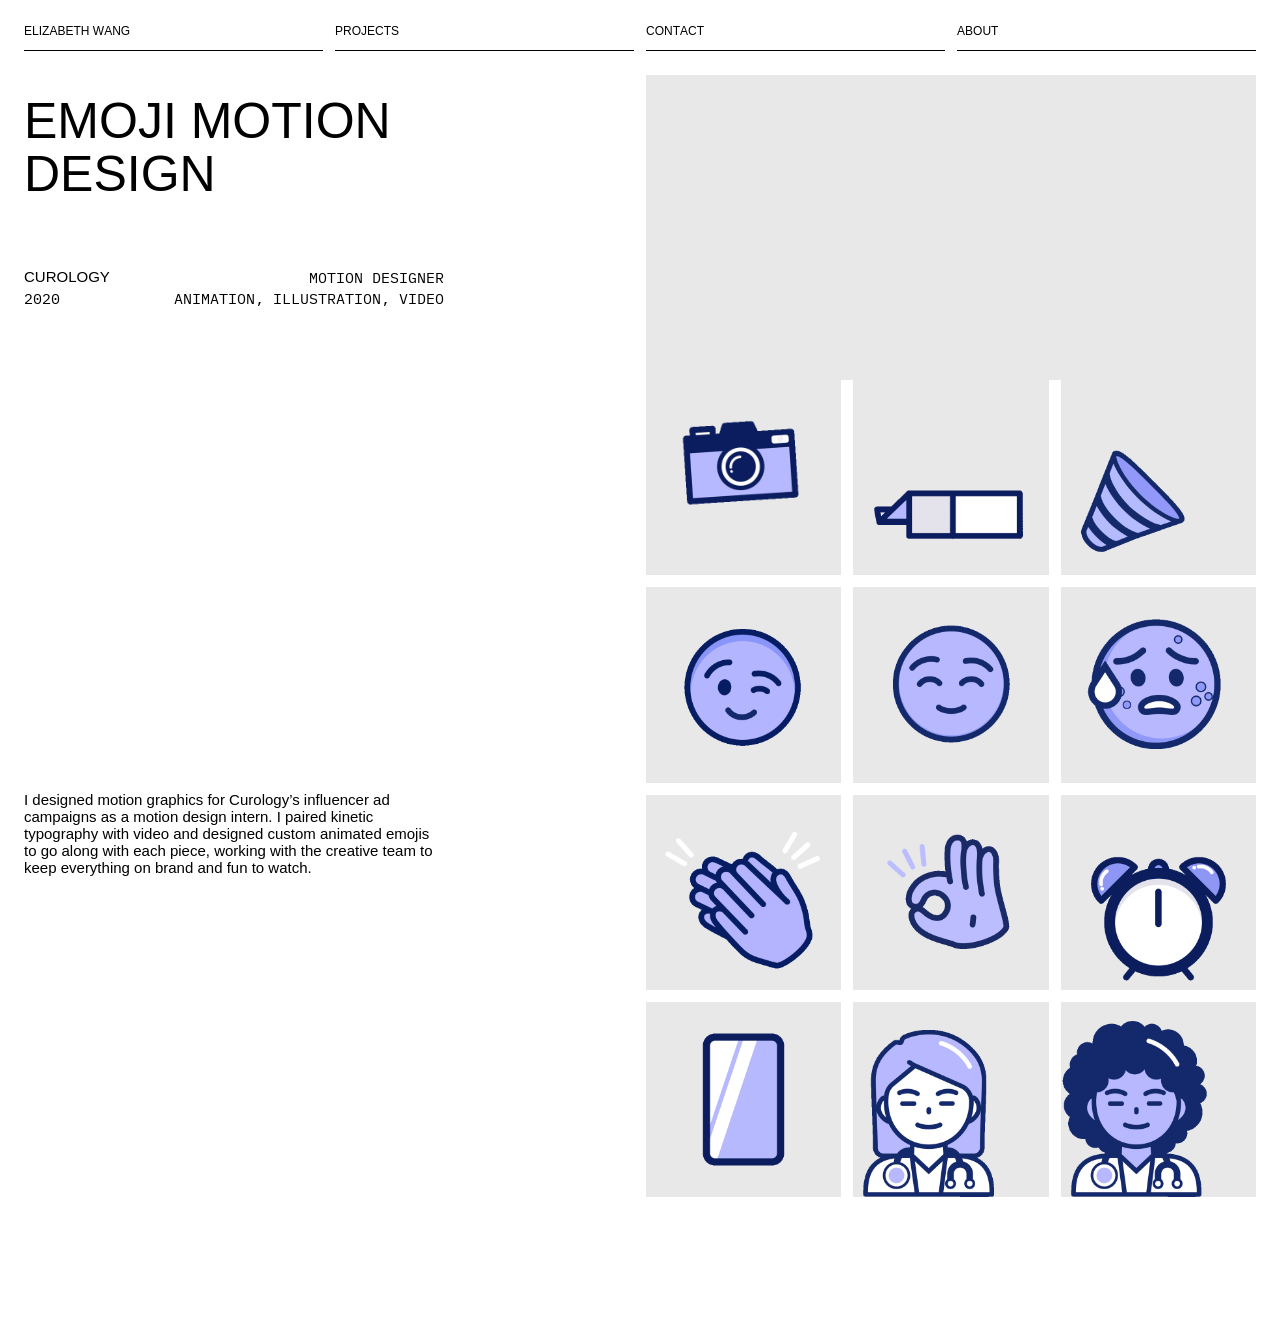
<file: emoji-motion.html>
<!doctype html>
<html lang="en">
  <head>
    <meta charset="utf-8" />
    <meta name="viewport" content="width=device-width, initial-scale=1" />
    <link rel="icon" href="favicon-32.png" sizes="32x32" type="image/png" />
    <link rel="icon" href="favicon.svg" type="image/svg+xml" />
    <link rel="apple-touch-icon" href="apple-touch-icon.png" />
    <title>Emoji Motion Design — Elizabeth Wang</title>
    <meta name="description" content="Emoji motion design for Curology by Elizabeth Wang: animated emojis and kinetic typography for influencer ad campaigns." />
    <link rel="preconnect" href="https://fonts.googleapis.com" />
    <link rel="preconnect" href="https://fonts.gstatic.com" crossorigin />
    <link href="https://fonts.googleapis.com/css2?family=IBM+Plex+Mono&display=swap" rel="stylesheet" />
    <link rel="stylesheet" href="styles.css?v=20261125c" />
    <script>
      // Theme before first paint. A saved choice (from clicking the circle) wins;
      // otherwise first-time visitors get dark mode when it is night in San Francisco.
      (function () {
        var NIGHT_START = 18; // 6 PM
        var NIGHT_END = 6; // 6 AM
        var theme = null;
        try {
          theme = localStorage.getItem("theme");
        } catch (e) {}
        if (theme !== "dark" && theme !== "light") {
          var hour = Number(
            new Intl.DateTimeFormat("en-US", { timeZone: "America/Los_Angeles", hour: "numeric", hourCycle: "h23" }).format(new Date())
          );
          theme = hour >= NIGHT_START || hour < NIGHT_END ? "dark" : "light";
        }
        if (theme === "dark") document.documentElement.dataset.theme = "dark";
      })();
    </script>
  </head>
  <body>
    <div class="page-case">
      <header class="site-header">
        <nav class="nav-item">
          <a href="index.html">Elizabeth Wang</a>
          <img class="rule" src="assets/icons/rule.svg" alt="" />
        </nav>
        <div class="nav-item nav-dropdown">
          <button class="nav-button" type="button" aria-expanded="false" aria-controls="projects-menu">Projects</button>
          <img class="rule" src="assets/icons/rule.svg" alt="" />
          <div id="projects-menu" class="dropdown-menu">
            <a class="split-target" href="events-app.html">Teams Events App</a>
            <a class="split-target" href="bell-plus.html">bell.plus</a>
            <a class="split-target" href="teams-qa.html">Teams Q&amp;A + Engage Events</a>
            <a class="split-target" href="emoji-motion.html">Emoji Motion Design</a>
            <a class="split-target" href="play.html" data-transition>Play</a>
          </div>
        </div>
        <div class="nav-item nav-dropdown">
          <button class="nav-button" type="button" aria-expanded="false" aria-controls="contact-menu">Contact</button>
          <img class="rule" src="assets/icons/rule.svg" alt="" />
          <div id="contact-menu" class="dropdown-menu">
            <button class="copy-email" type="button" data-email="wange1128@gmail.com" aria-label="Copy email address">
              <span class="copy-label copy-label--default split-target">Email</span>
              <span class="copy-label copy-label--done" aria-hidden="true">Copied email</span>
            </button>
            <a class="split-target" href="https://www.linkedin.com/in/elizabeth-wang-design/" target="_blank" rel="noopener">LinkedIn</a>
          </div>
        </div>
        <div class="nav-item nav-about">
          <a href="about.html">About</a>
          <img class="rule" src="assets/icons/rule.svg" alt="" />
        </div>
        <button class="menu-toggle" type="button" aria-expanded="false" aria-controls="mobile-menu">[MENU]</button>
      </header>

      <nav id="mobile-menu" class="mobile-menu" aria-label="Menu" hidden>
        <div class="nav-item">
          <a href="index.html#projects">Projects</a>
          <img class="rule" src="assets/icons/rule.svg" alt="" />
        </div>
        <div class="nav-item">
          <button class="copy-email" type="button" data-email="wange1128@gmail.com" aria-label="Copy email address">
            <span class="copy-label copy-label--default split-target">Email</span>
            <span class="copy-label copy-label--done" aria-hidden="true">Copied email</span>
          </button>
          <img class="rule" src="assets/icons/rule.svg" alt="" />
        </div>
        <div class="nav-item">
          <a href="about.html">About</a>
          <img class="rule" src="assets/icons/rule.svg" alt="" />
        </div>
      </nav>

      <main class="case">
        <!-- Left: stays put while the work on the right scrolls -->
        <section class="case-info">
          <div class="case-top">
            <h1 class="case-title">Emoji Motion Design</h1>
            <dl class="case-meta">
              <div>
                <dt class="sr-only">Client</dt>
                <dd class="case-client">Curology</dd>
                <dt class="sr-only">Role</dt>
                <dd class="mono">Motion designer</dd>
              </div>
              <div class="mono">
                <dt class="sr-only">Year</dt>
                <dd>2020</dd>
                <dt class="sr-only">Disciplines</dt>
                <dd>Animation, illustration, video</dd>
              </div>
            </dl>
          </div>
          <p class="case-desc">
            I designed motion graphics for Curology’s influencer ad
            campaigns as a motion design intern. I paired kinetic typography with
            video and designed custom animated emojis to go along with each piece,
            working with the creative team to keep everything on brand and fun to
            watch.
          </p>
        </section>

        <!-- Right: the work. The reel plays like a GIF: muted, looping, no controls. -->
        <section class="case-work story" aria-label="Work">
          <figure class="case-reel" data-reveal>
            <video
              src="assets/curology/reel.mp4"
              autoplay
              muted
              loop
              playsinline
              preload="auto"
              disablepictureinpicture
              disableremoteplayback
              aria-label="Reel of Curology influencer ads with kinetic typography and animated emojis"
            ></video>
          </figure>
          <!-- 12 GIFs: rows of 3 on wide screens, rows of 2 on narrow ones (favorites first) -->
          <div class="case-grid case-grid--3">
            <figure class="case-tile" data-reveal><img class="gif-camera" src="assets/curology/camera.gif" alt="Camera emoji" /></figure>
            <figure class="case-tile" data-reveal><img src="assets/curology/curology-box.gif" alt="Curology box emoji" /></figure>
            <figure class="case-tile" data-reveal><img src="assets/curology/tada.gif" alt="Party popper emoji" /></figure>
            <figure class="case-tile" data-reveal><img src="assets/curology/wink.gif" alt="Winking face emoji" loading="lazy" /></figure>
            <figure class="case-tile" data-reveal><img src="assets/curology/blush.gif" alt="Smiling face emoji with closed eyes" loading="lazy" /></figure>
            <figure class="case-tile" data-reveal><img src="assets/curology/worried.gif" alt="Worried face emoji" loading="lazy" /></figure>
            <figure class="case-tile" data-reveal><img src="assets/curology/clap.gif" alt="Clapping hands emoji" loading="lazy" /></figure>
            <figure class="case-tile" data-reveal><img src="assets/curology/ok-hand.gif" alt="OK hand emoji" loading="lazy" /></figure>
            <figure class="case-tile" data-reveal><img src="assets/curology/clock.gif" alt="Alarm clock emoji" loading="lazy" /></figure>
            <figure class="case-tile" data-reveal><img src="assets/curology/phone-quiz.gif" alt="Phone emoji" loading="lazy" /></figure>
            <figure class="case-tile" data-reveal><img src="assets/curology/doctor-1.gif" alt="Dermatologist emoji with long hair" loading="lazy" /></figure>
            <figure class="case-tile" data-reveal><img src="assets/curology/doctor-2.gif" alt="Dermatologist emoji with curly hair" loading="lazy" /></figure>
          </div>
        </section>
      </main>
    </div>
    <span class="sr-only" role="status" aria-live="polite" data-copy-status></span>
    <script src="story.js?v=20261125b"></script>
    <script src="main.js?v=20261119c"></script>
  </body>
</html>
</file>
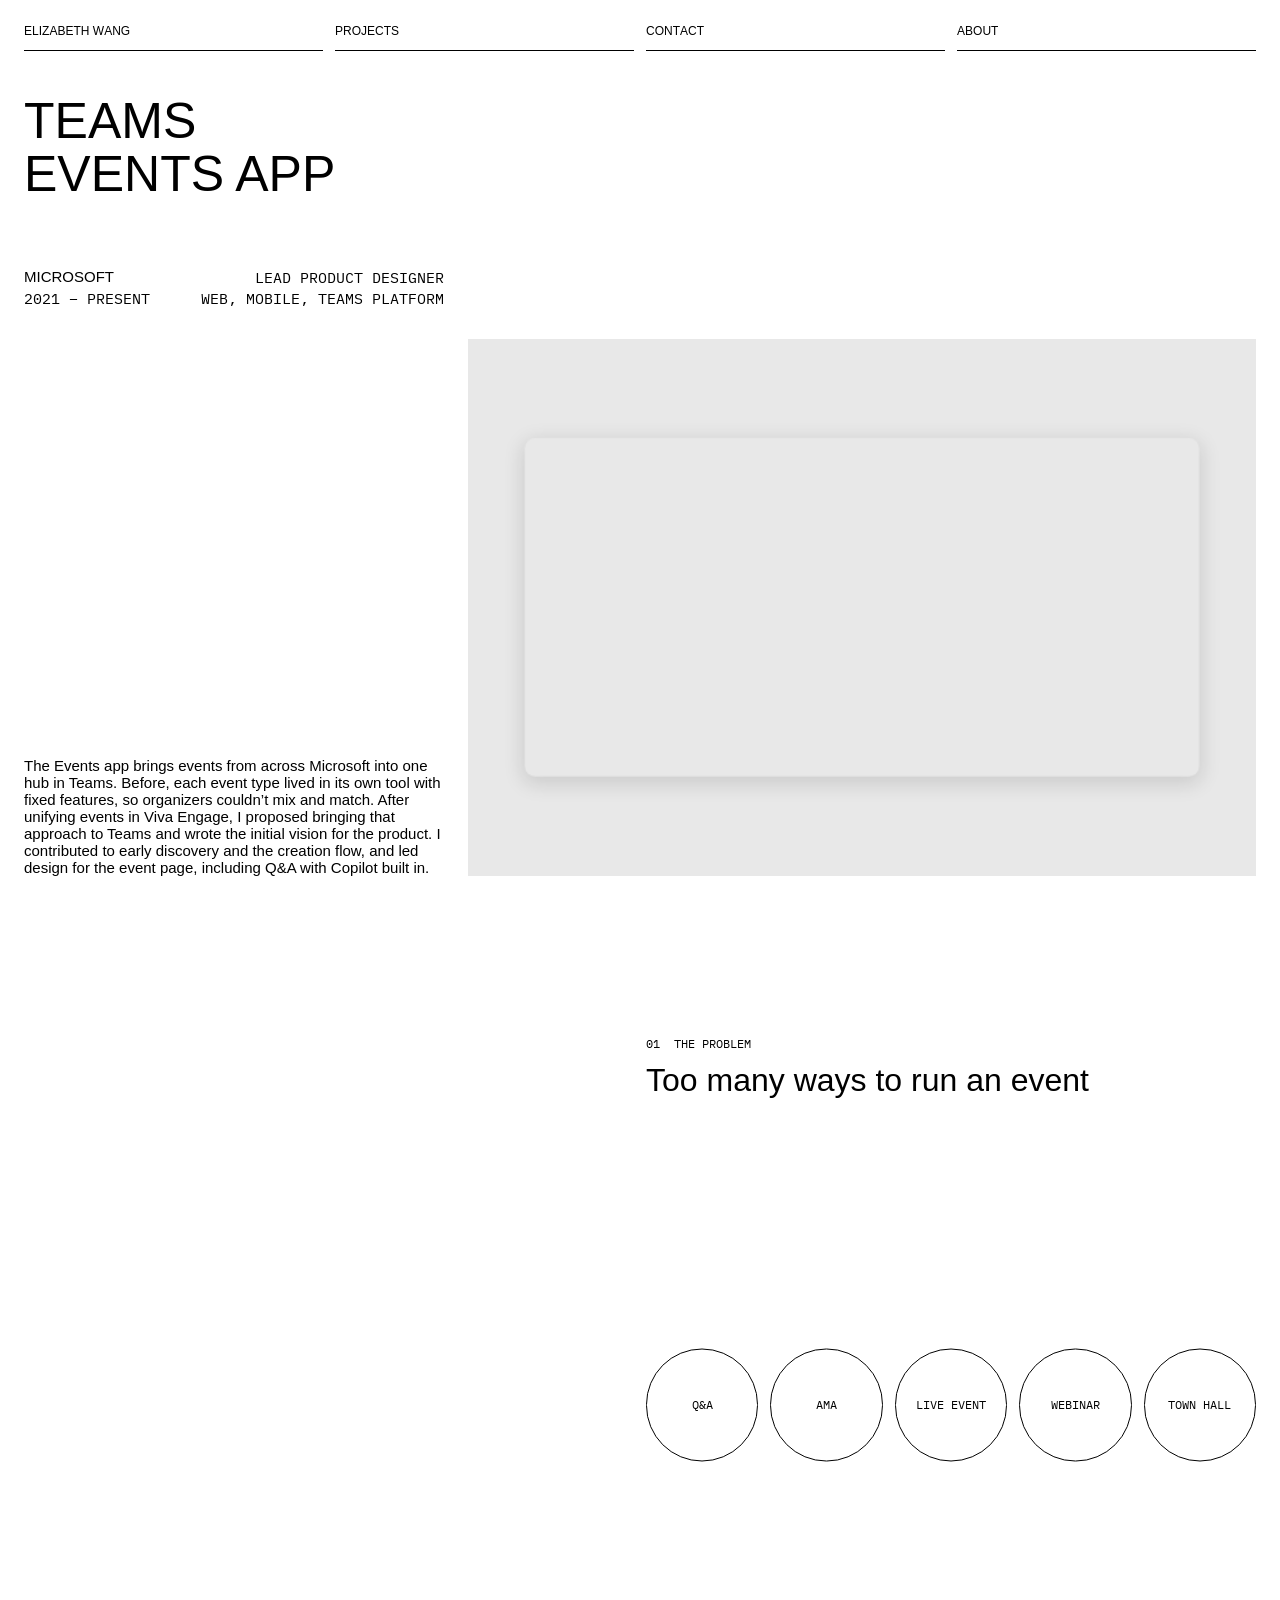
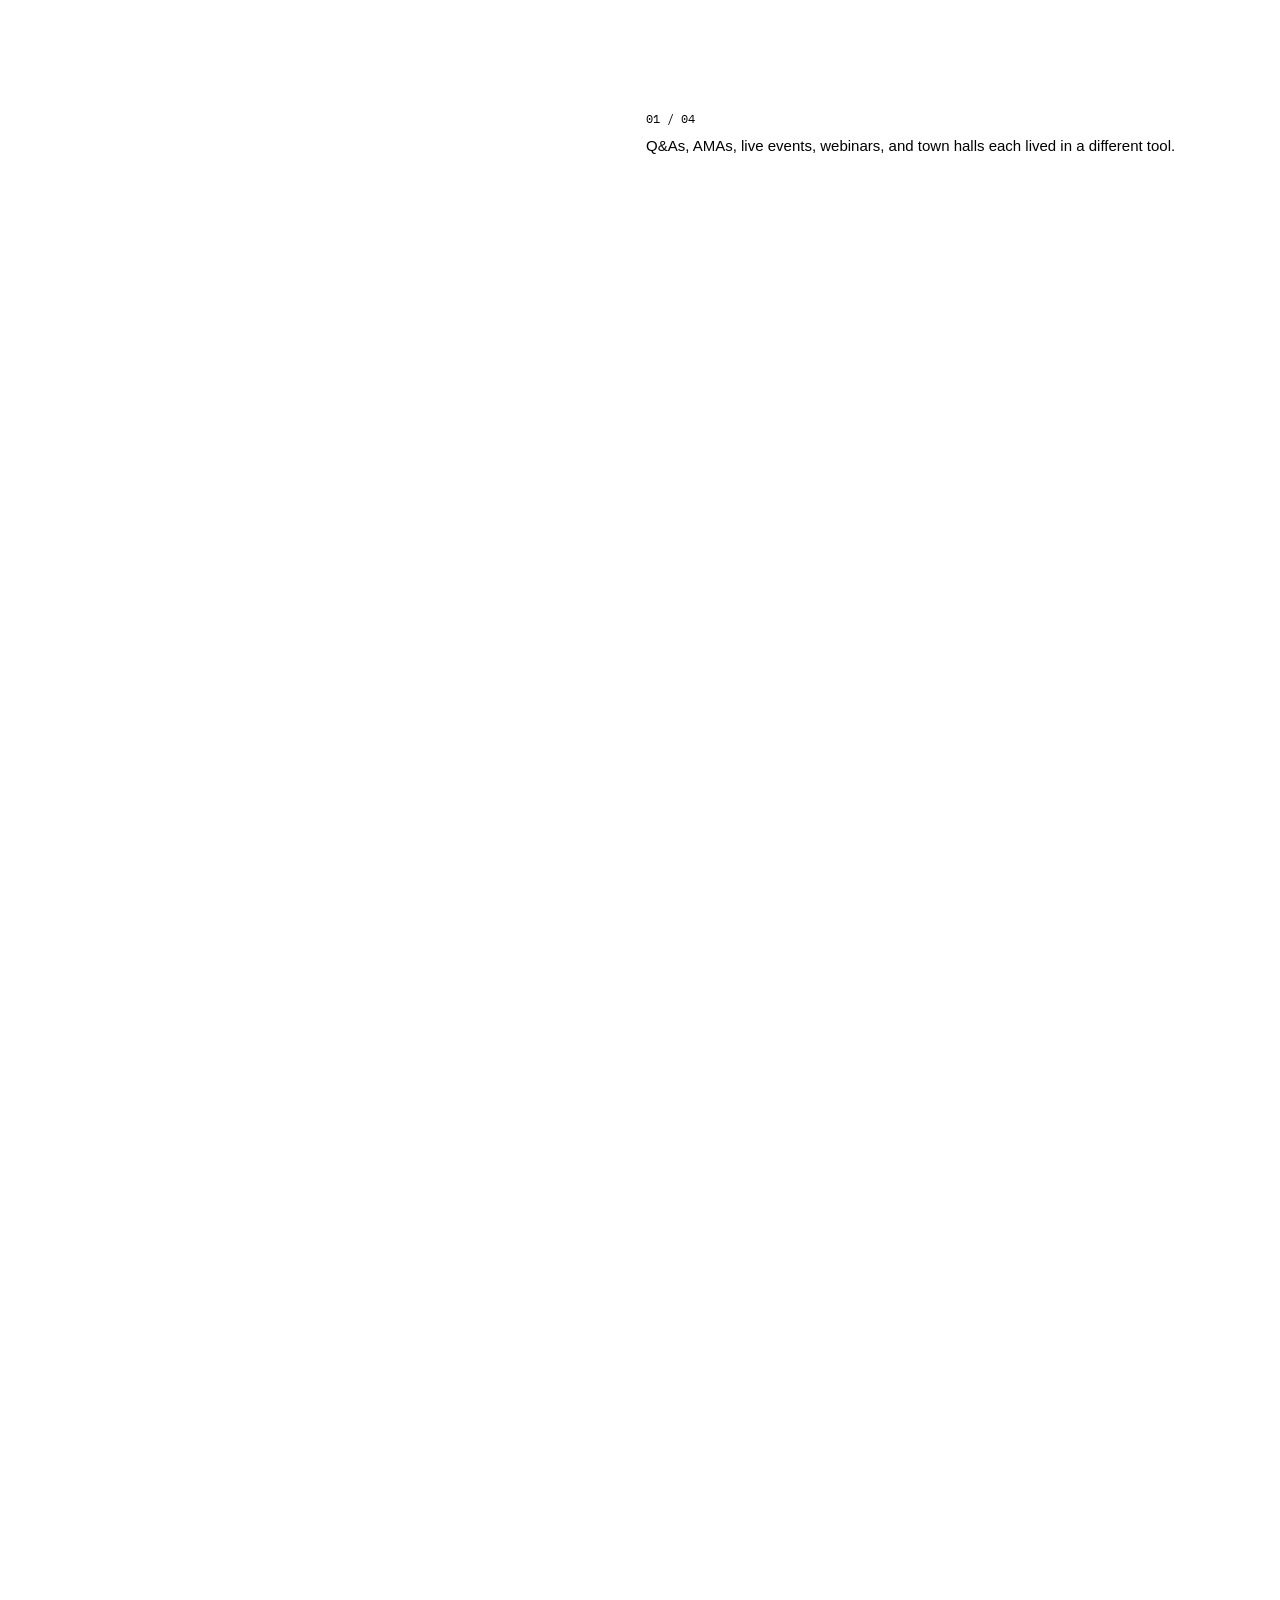
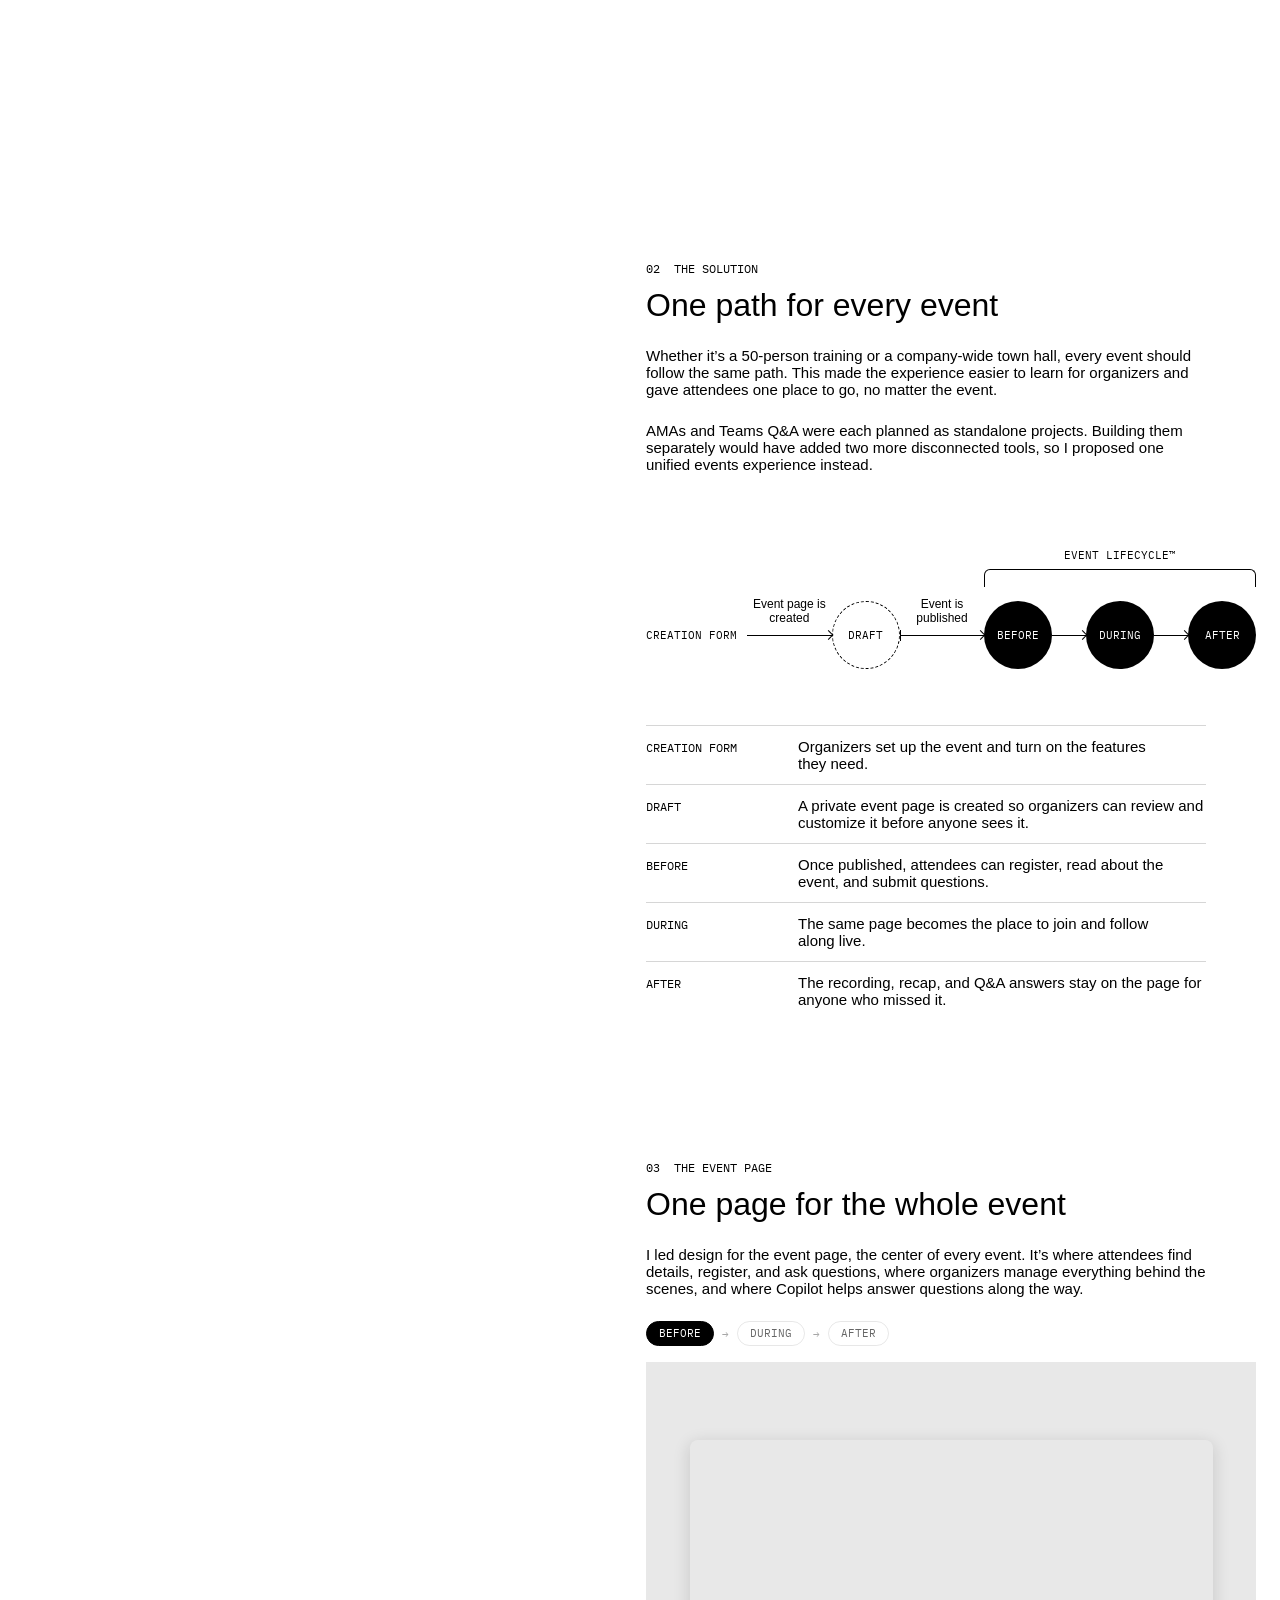
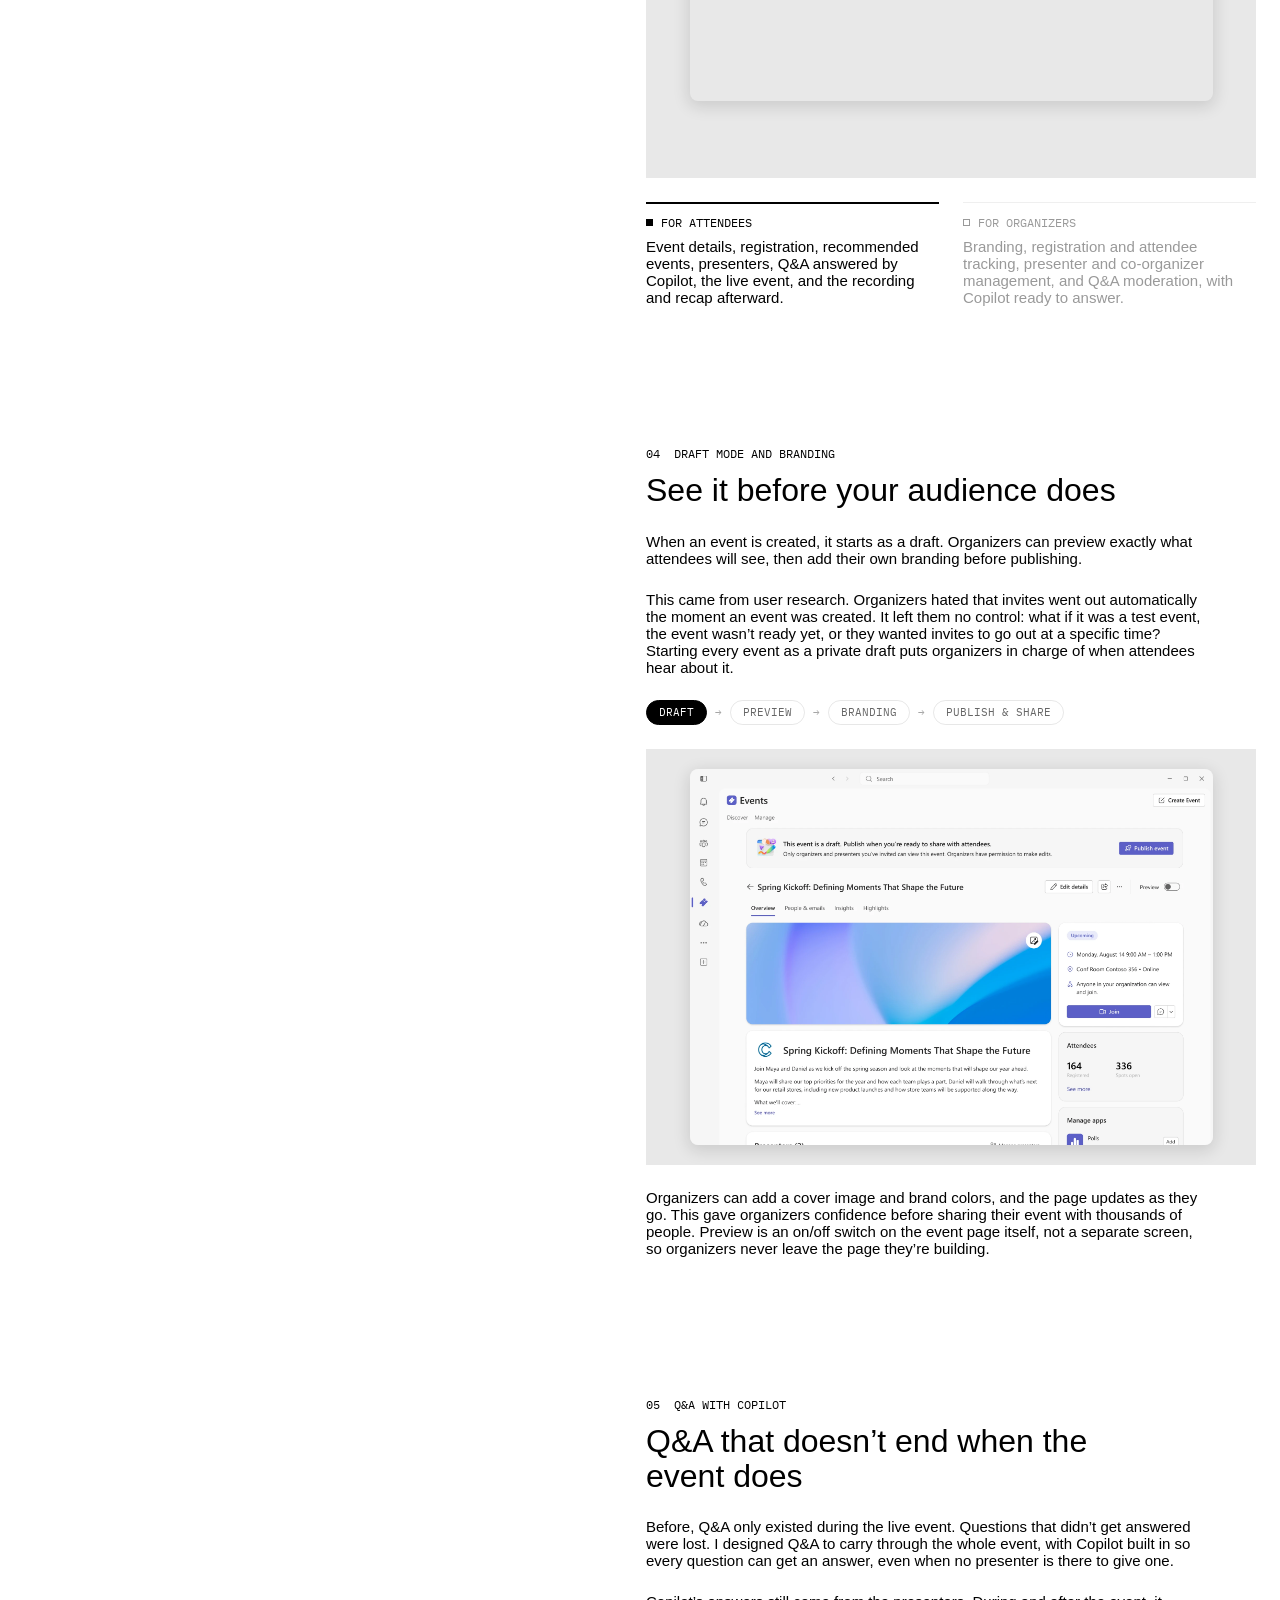
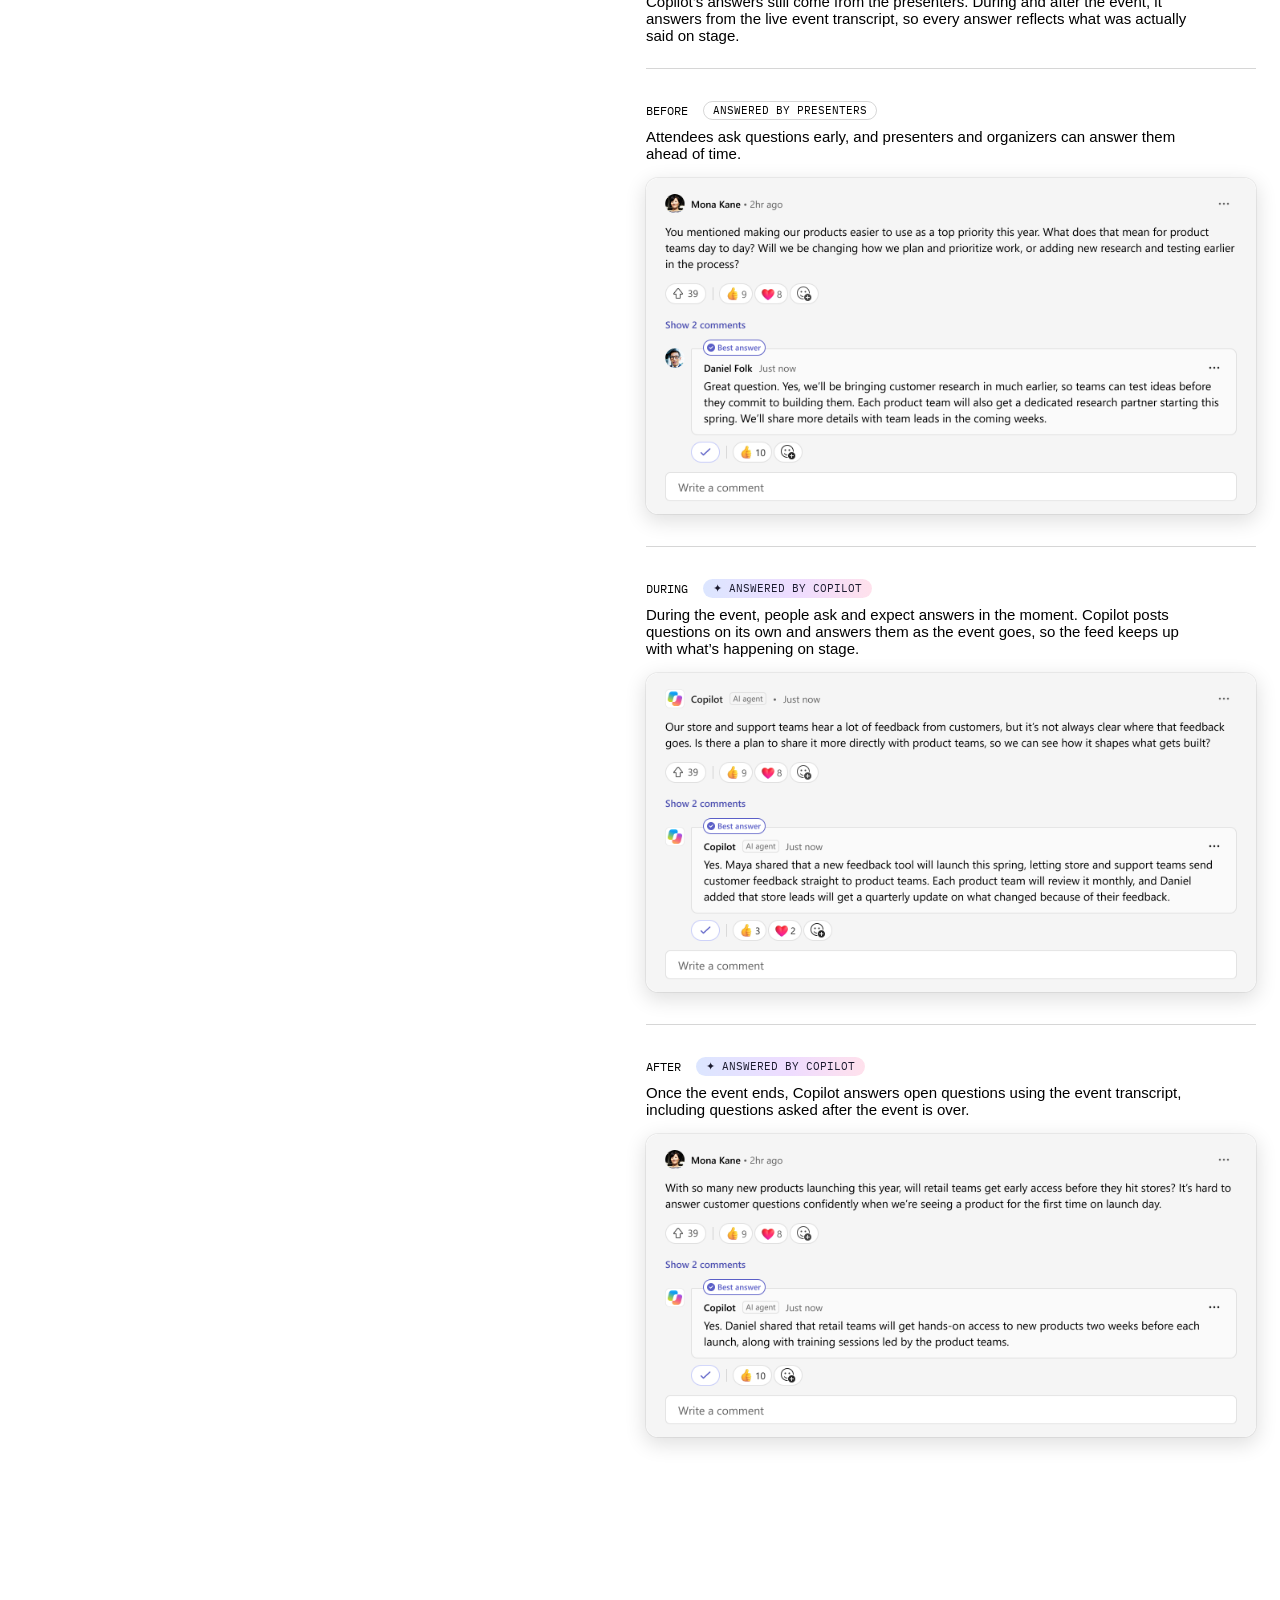
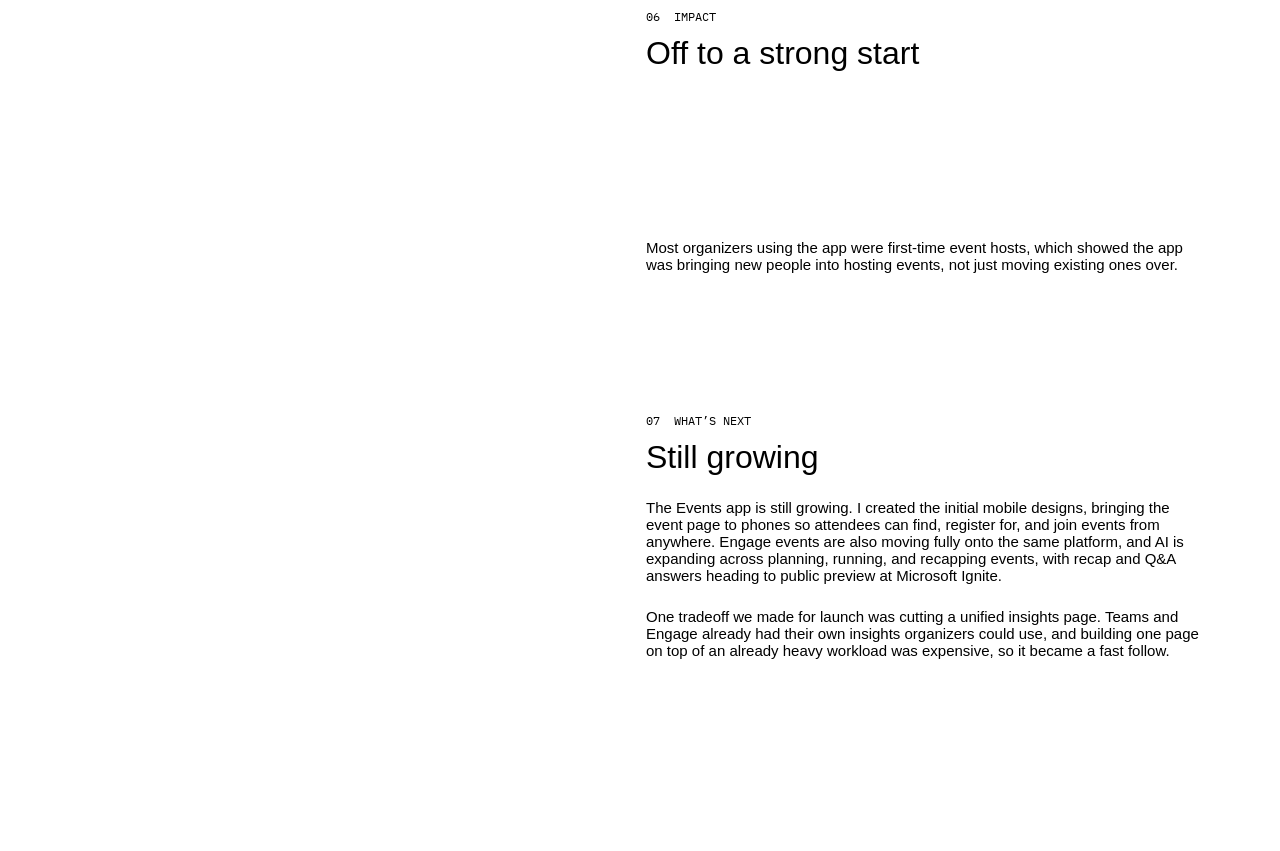
<file: events-app.html>
<!doctype html>
<html lang="en">
  <head>
    <meta charset="utf-8" />
    <meta name="viewport" content="width=device-width, initial-scale=1" />
    <link rel="icon" href="favicon-32.png" sizes="32x32" type="image/png" />
    <link rel="icon" href="favicon.svg" type="image/svg+xml" />
    <link rel="apple-touch-icon" href="apple-touch-icon.png" />
    <title>Teams Events App — Elizabeth Wang</title>
    <meta name="description" content="Teams Events App by Elizabeth Wang, lead product designer: one hub in Microsoft Teams for events from across Microsoft, with Copilot-powered Q&amp;A." />
    <link rel="preconnect" href="https://fonts.googleapis.com" />
    <link rel="preconnect" href="https://fonts.gstatic.com" crossorigin />
    <link href="https://fonts.googleapis.com/css2?family=IBM+Plex+Mono&display=swap" rel="stylesheet" />
    <link rel="stylesheet" href="styles.css?v=20261125c" />
    <script>
      // Theme before first paint. A saved choice (from clicking the circle) wins;
      // otherwise first-time visitors get dark mode when it is night in San Francisco.
      (function () {
        var NIGHT_START = 18; // 6 PM
        var NIGHT_END = 6; // 6 AM
        var theme = null;
        try {
          theme = localStorage.getItem("theme");
        } catch (e) {}
        if (theme !== "dark" && theme !== "light") {
          var hour = Number(
            new Intl.DateTimeFormat("en-US", { timeZone: "America/Los_Angeles", hour: "numeric", hourCycle: "h23" }).format(new Date())
          );
          theme = hour >= NIGHT_START || hour < NIGHT_END ? "dark" : "light";
        }
        if (theme === "dark") document.documentElement.dataset.theme = "dark";
      })();
    </script>
  </head>
  <body>
    <div class="page-case">
      <header class="site-header">
        <nav class="nav-item">
          <a href="index.html">Elizabeth Wang</a>
          <img class="rule" src="assets/icons/rule.svg" alt="" />
        </nav>
        <div class="nav-item nav-dropdown">
          <button class="nav-button" type="button" aria-expanded="false" aria-controls="projects-menu">Projects</button>
          <img class="rule" src="assets/icons/rule.svg" alt="" />
          <div id="projects-menu" class="dropdown-menu">
            <a class="split-target" href="events-app.html">Teams Events App</a>
            <a class="split-target" href="bell-plus.html">bell.plus</a>
            <a class="split-target" href="teams-qa.html">Teams Q&amp;A + Engage Events</a>
            <a class="split-target" href="emoji-motion.html">Emoji Motion Design</a>
            <a class="split-target" href="play.html" data-transition>Play</a>
          </div>
        </div>
        <div class="nav-item nav-dropdown">
          <button class="nav-button" type="button" aria-expanded="false" aria-controls="contact-menu">Contact</button>
          <img class="rule" src="assets/icons/rule.svg" alt="" />
          <div id="contact-menu" class="dropdown-menu">
            <button class="copy-email" type="button" data-email="wange1128@gmail.com" aria-label="Copy email address">
              <span class="copy-label copy-label--default split-target">Email</span>
              <span class="copy-label copy-label--done" aria-hidden="true">Copied email</span>
            </button>
            <a class="split-target" href="https://www.linkedin.com/in/elizabeth-wang-design/" target="_blank" rel="noopener">LinkedIn</a>
          </div>
        </div>
        <div class="nav-item nav-about">
          <a href="about.html">About</a>
          <img class="rule" src="assets/icons/rule.svg" alt="" />
        </div>
        <button class="menu-toggle" type="button" aria-expanded="false" aria-controls="mobile-menu">[MENU]</button>
      </header>

      <nav id="mobile-menu" class="mobile-menu" aria-label="Menu" hidden>
        <div class="nav-item">
          <a href="index.html#projects">Projects</a>
          <img class="rule" src="assets/icons/rule.svg" alt="" />
        </div>
        <div class="nav-item">
          <button class="copy-email" type="button" data-email="wange1128@gmail.com" aria-label="Copy email address">
            <span class="copy-label copy-label--default split-target">Email</span>
            <span class="copy-label copy-label--done" aria-hidden="true">Copied email</span>
          </button>
          <img class="rule" src="assets/icons/rule.svg" alt="" />
        </div>
        <div class="nav-item">
          <a href="about.html">About</a>
          <img class="rule" src="assets/icons/rule.svg" alt="" />
        </div>
      </nav>

      <main class="case">
        <!-- Left: stays put while the work on the right scrolls -->
        <section class="case-info">
          <div class="case-top">
            <h1 class="case-title">Teams<br />Events App</h1>
            <dl class="case-meta">
              <div>
                <dt class="sr-only">Company</dt>
                <dd class="case-client">Microsoft</dd>
                <dt class="sr-only">Role</dt>
                <dd class="mono">Lead product designer</dd>
              </div>
              <div class="mono">
                <dt class="sr-only">Years</dt>
                <dd>2021 – Present</dd>
                <dt class="sr-only">Platforms</dt>
                <dd>Web, mobile, Teams platform</dd>
              </div>
            </dl>
          </div>
          <p class="case-desc">
            The Events app brings events from across Microsoft into one hub in
            Teams. Before, each event type lived in its own tool with fixed
            features, so organizers couldn’t mix and match. After unifying events
            in Viva Engage, I proposed bringing that approach to Teams and wrote
            the initial vision for the product. I contributed to early discovery
            and the creation flow, and led design for the event page, including
            Q&amp;A with Copilot built in.
          </p>
        </section>

        <!-- Right: the case study. Motion is driven by story.js. -->
        <section class="case-work story" aria-label="Case study">
          <!-- Hero reel (story.js): before the event (video), during (still),
               after (video). Each slides out to the left as the next slides
               in from the right, and the sequence repeats. -->
          <figure class="case-shot hero-reel hero-reel--top" data-reel aria-label="The Spring Kickoff event page before, during, and after the event">
            <div class="hero-slide is-active">
              <video disablepictureinpicture disableremoteplayback src="assets/images/events-app-attendee.mp4" muted playsinline preload="auto" aria-label="Before the event: an attendee scrolls the Spring Kickoff event page, with details, Register, and presenters"></video>
            </div>
            <div class="hero-slide" data-hold="4500">
              <img src="assets/images/events-app-during.webp?v=20261116s" alt="During the event: the live Spring Kickoff keynote in Teams, with the Q&amp;A panel open beside the stage" />
            </div>
            <div class="hero-slide">
              <video disablepictureinpicture disableremoteplayback src="assets/images/events-app-post-event.mp4" muted playsinline preload="auto" aria-label="After the event: the event page shows the recording, an event summary, and Open for Q&amp;A"></video>
            </div>
          </figure>

          <!-- 1. The problem: a scroll-driven sequence. The stage sticks while the
               four beats play; at the last beat the five tools merge into one. -->
          <section class="story-section problem" aria-labelledby="problem-title" data-beats="4">
            <div class="problem-stage">
              <p class="story-eyebrow">01&nbsp;&nbsp;The problem</p>
              <h2 class="story-headline" id="problem-title">Too many ways to run an event</h2>

              <div class="tools" aria-hidden="true">
                <div class="tool" style="--i: 0">
                  <span class="tool-circle"><span class="tool-name">Q&amp;A</span></span>
                  <span class="tool-sub">
                    <span class="tool-desc">Teams option</span>
                    <span class="tool-features"><span class="f-qa">Live Q&amp;A</span></span>
                  </span>
                </div>
                <div class="tool" style="--i: 1">
                  <span class="tool-circle"><span class="tool-name">AMA</span></span>
                  <span class="tool-sub">
                    <span class="tool-desc">Feed</span>
                    <span class="tool-features"><span class="f-qa">Async Q&amp;A</span></span>
                  </span>
                </div>
                <div class="tool" style="--i: 2">
                  <span class="tool-circle"><span class="tool-name">Live event</span></span>
                  <span class="tool-sub">
                    <span class="tool-desc">Teams meeting, smaller scale</span>
                    <span class="tool-features"><span>Chat</span></span>
                  </span>
                </div>
                <div class="tool" style="--i: 3">
                  <span class="tool-circle"><span class="tool-name">Webinar</span></span>
                  <span class="tool-sub">
                    <span class="tool-desc">Up to 1,000</span>
                    <span class="tool-features"><span class="f-reg">Registration</span><span>Chat</span><span>Interactive</span></span>
                  </span>
                </div>
                <div class="tool" style="--i: 4">
                  <span class="tool-circle"><span class="tool-name">Town hall</span></span>
                  <span class="tool-sub">
                    <span class="tool-desc">Up to 100,000</span>
                    <span class="tool-features"><span class="f-reg">Registration</span><span>Large-scale</span><span>Broadcast</span></span>
                  </span>
                </div>
                <!-- What the five become -->
                <div class="tool-merged">
                  <span class="tool-name">Events app</span>
                </div>
                <ul class="tool-picks">
                  <li style="--i: 0">+ Live Q&amp;A</li>
                  <li style="--i: 1">+ Async Q&amp;A</li>
                  <li style="--i: 2">+ Chat</li>
                  <li style="--i: 3">+ Registration</li>
                  <li style="--i: 4">+ Interactive</li>
                  <li style="--i: 5">+ Large-scale</li>
                  <li style="--i: 6">+ Broadcast</li>
                </ul>
              </div>

              <ol class="beats">
                <li>Q&amp;As, AMAs, live events, webinars, and town halls each lived in a different tool.</li>
                <li>Each tool had its own setup and its own set of features.</li>
                <li>
                  Organizers couldn’t mix and match. If you wanted registration and
                  moderated Q&amp;A, you had to find the one tool that had both, if it
                  existed. It would never cover the before, during, or after event experience fully. 
                </li>
                <li>
                  The Events app replaces all of them. Organizers choose the features
                  they need, not a type.
                </li>
              </ol>
            </div>
          </section>

          <!-- 2. The solution: the event path. Circles appear left to right and
               the arrows draw in when the diagram scrolls into view. -->
          <section class="story-section" aria-labelledby="solution-title">
            <p class="story-eyebrow">02&nbsp;&nbsp;The solution</p>
            <h2 class="story-headline" id="solution-title">One path for every event</h2>
            <p class="story-body">
              Whether it’s a 50-person training or a company-wide town hall, every
              event should follow the same path. This made the experience easier to
              learn for organizers and gave attendees one place to go, no matter
              the event.
            </p>
            <p class="story-body">
              AMAs and Teams Q&amp;A were each planned as standalone projects.
              Building them separately would have added two more disconnected
              tools, so I proposed one unified events experience instead.
            </p>

            <figure class="flow-wrap" data-reveal>
              <div class="flow" role="img" aria-label="Event path: the creation form creates a draft event page; publishing it starts the event lifecycle of before, during and after.">
                <span class="flow-start" style="--i: 0">Creation form</span>
                <span class="flow-arrow flow-arrow--long" style="--i: 1"><span>Event page is created</span></span>
                <span class="flow-node flow-node--draft" style="--i: 2">Draft</span>
                <span class="flow-arrow flow-arrow--long flow-arrow--tick" style="--i: 3"><span>Event is published</span></span>
                <span class="flow-bracket" style="--i: 4"><span>Event lifecycle™</span></span>
                <span class="flow-node" style="--i: 4">Before</span>
                <span class="flow-arrow" style="--i: 5"></span>
                <span class="flow-node" style="--i: 6">During</span>
                <span class="flow-arrow" style="--i: 7"></span>
                <span class="flow-node" style="--i: 8">After</span>
              </div>
            </figure>

            <dl class="flow-steps">
              <div>
                <dt>Creation form</dt>
                <dd>Organizers set up the event and turn on the features they need.</dd>
              </div>
              <div>
                <dt>Draft</dt>
                <dd>A private event page is created so organizers can review and customize it before anyone sees it.</dd>
              </div>
              <div>
                <dt>Before</dt>
                <dd>Once published, attendees can register, read about the event, and submit questions.</dd>
              </div>
              <div>
                <dt>During</dt>
                <dd>The same page becomes the place to join and follow along live.</dd>
              </div>
              <div>
                <dt>After</dt>
                <dd>The recording, recap, and Q&amp;A answers stay on the page for anyone who missed it.</dd>
              </div>
            </dl>
          </section>

          <!-- 3. The event page -->
          <section class="story-section" aria-labelledby="page-title">
            <p class="story-eyebrow">03&nbsp;&nbsp;The event page</p>
            <h2 class="story-headline" id="page-title">One page for the whole event</h2>
            <p class="story-body">
              I led design for the event page, the center of every event. It’s
              where attendees find details, register, and ask questions, where
              organizers manage everything behind the scenes, and where Copilot
              helps answer questions along the way.
            </p>

            <!-- Two views of the event page, switched by the tabs below
                 (story.js). The organizer panel is a placeholder for now. -->
            <div class="role-panels">
              <div id="panel-attendees" role="tabpanel" aria-labelledby="tab-attendees">
              <!-- Attendee reel (story.js): the same three moments, with callouts
                   that draw out to name each part. --x/--y place the dot on the
                   frame shown at data-at seconds; --len is the line length. -->
              <ol class="draft-steps reel-steps" data-reel-steps="attendee-reel" aria-label="Moments: choose one to see it">
                <li class="is-current"><button type="button" aria-current="step">Before</button></li>
                <li><button type="button">During</button></li>
                <li><button type="button">After</button></li>
              </ol>
              <figure id="attendee-reel" class="case-shot hero-reel" data-reel aria-label="What attendees see before, during, and after the event">
                <div class="hero-slide is-active">
                  <div class="reel-media">
                    <video disablepictureinpicture disableremoteplayback src="assets/images/events-app-attendee.mp4" muted playsinline preload="metadata" aria-label="Before the event: the event page with event details, registration, recommended events, presenters, and Q&amp;A"></video>
                  <span class="callout callout--left" data-at="1.0" style="--x: 70.7%; --y: 30.6%; --len: 10"><span class="callout-line"></span><span class="callout-label">Event details</span></span>
                  <span class="callout callout--left" data-at="1.0" style="--x: 72.3%; --y: 47.4%; --len: 10"><span class="callout-line"></span><span class="callout-label">Registration</span></span>
                  <span class="callout callout--left" data-at="1.0" data-step="2" style="--x: 70.6%; --y: 62%; --len: 10"><span class="callout-line"></span><span class="callout-label">Recommended events</span></span>
                  <span class="callout callout--right" data-at="2.0" style="--x: 69.1%; --y: 70.2%; --len: 7"><span class="callout-line"></span><span class="callout-label">Presenters</span></span>
                  <span class="callout callout--right" data-at="3.0" style="--x: 69.1%; --y: 38.9%; --len: 7"><span class="callout-line"></span><span class="callout-label">Q&amp;A</span></span>
                  </div>
                </div>
                <div class="hero-slide">
                  <div class="reel-media">
                    <img src="assets/images/events-app-during.webp?v=20261116s" alt="During the event: the live keynote in Teams, with the Q&amp;A panel beside the stage" loading="lazy" />
                  <span class="callout callout--right" style="--x: 51.5%; --y: 46.2%; --len: 12"><span class="callout-line"></span><span class="callout-label">The live event</span></span>
                  <span class="callout callout--left" style="--x: 76.1%; --y: 23.8%; --len: 9"><span class="callout-line"></span><span class="callout-label">Live Q&amp;A</span></span>
                  <span class="callout callout--left" data-step="2" style="--x: 76.1%; --y: 45%; --len: 9"><span class="callout-line"></span><span class="callout-label">Same feed as the event page</span></span>
                  <span class="callout callout--left" data-step="3" style="--x: 76.1%; --y: 97.5%; --len: 9"><span class="callout-line"></span><span class="callout-label">Back to the event page</span></span>
                  </div>
                </div>
                <div class="hero-slide">
                  <div class="reel-media">
                    <video disablepictureinpicture disableremoteplayback src="assets/images/events-app-post-event.mp4" muted playsinline preload="metadata" aria-label="After the event: the event page with the recording and a recap"></video>
                  <span class="callout callout--right" data-at="1.0" style="--x: 40%; --y: 47.9%; --len: 14"><span class="callout-line"></span><span class="callout-label">Recording</span></span>
                  <span class="callout callout--right" data-at="3.0" style="--x: 66.8%; --y: 29.8%; --len: 8"><span class="callout-line"></span><span class="callout-label">Recap</span></span>
                  </div>
                </div>
              </figure>
              <p class="role-panel-text">Event details, registration, recommended events, presenters, Q&amp;A answered by Copilot, the live event, and the recording and recap afterward.</p>
              </div>
              <div id="panel-organizers" role="tabpanel" aria-labelledby="tab-organizers" hidden>
                <!-- Organizer reel (story.js). data-step orders stops that share
                     a time: at 1s the Branding callout comes first, then the
                     theme modal (.reel-pop) opens with its own callouts and
                     closes again, then attendee tracking. -->
                <ol class="draft-steps reel-steps" data-reel-steps="organizer-reel" aria-label="Moments: choose one to see it">
                  <li class="is-current"><button type="button" aria-current="step">Before: Event page</button></li>
                  <li><button type="button">Before: People</button></li>
                  <li><button type="button">During</button></li>
                  <li><button type="button">After</button></li>
                </ol>
                <figure id="organizer-reel" class="case-shot hero-reel" data-reel aria-label="What organizers see before, during, and after the event">
                  <div class="hero-slide is-active">
                    <div class="reel-media">
                      <video disablepictureinpicture disableremoteplayback src="assets/images/events-app-organizer.mp4" muted playsinline preload="metadata" aria-label="Before the event: the organizer view of the event page, with branding, attendee tracking, presenters, and Q&amp;A moderation"></video>
                    <span class="callout callout--left" data-at="1.0" data-step="1" style="--x: 65.7%; --y: 33.4%; --len: 12"><span class="callout-line"></span><span class="callout-label">Branding</span></span>
                    <div class="reel-pop" data-at="1.0" data-step="2">
                        <div class="reel-pop-card">
                          <img src="assets/images/events-app-theme.webp" alt="The Cover image dialog: upload a cover image and logo, and pick a theme color" loading="lazy" />
                        <span class="callout callout--left" style="--x: 70.4%; --y: 46.2%; --len: 12"><span class="callout-line"></span><span class="callout-label">Cover image</span></span>
                        <span class="callout callout--left" style="--x: 10.4%; --y: 65.9%; --len: 6"><span class="callout-line"></span><span class="callout-label">Logo</span></span>
                        <span class="callout callout--right" style="--x: 89.6%; --y: 62.2%; --len: 5"><span class="callout-line"></span><span class="callout-label">Theme color</span></span>
                        </div>
                      </div>
                    <span class="callout callout--left" data-at="1.0" data-step="3" style="--x: 70.6%; --y: 66.6%; --len: 10"><span class="callout-line"></span><span class="callout-label">Attendee tracking</span></span>
                    <span class="callout callout--right" data-at="2.0" style="--x: 67.2%; --y: 65.1%; --len: 6"><span class="callout-line"></span><span class="callout-label">Presenter management</span></span>
                    <span class="callout callout--right" data-at="3.0" style="--x: 29.6%; --y: 35.7%; --len: 8"><span class="callout-line"></span><span class="callout-label">Q&amp;A moderation</span></span>
                    <span class="callout callout--right" data-at="3.0" style="--x: 63.5%; --y: 35.5%; --len: 8"><span class="callout-line"></span><span class="callout-label">✦ Copilot is on</span></span>
                    <span class="callout callout--right" data-at="5.0" style="--x: 23.6%; --y: 68.8%; --len: 8"><span class="callout-line"></span><span class="callout-label">✦ Copilot answers questions</span></span>
                    </div>
                  </div>
                  <div class="hero-slide">
                    <div class="reel-media">
                      <video disablepictureinpicture disableremoteplayback src="assets/images/events-app-people.mp4" muted playsinline preload="metadata" aria-label="People and emails: email notifications, organizers, presenters, and the attendee list with registration status"></video>
                    <span class="callout callout--right" data-at="1.0" style="--x: 25.7%; --y: 32.6%; --len: 8"><span class="callout-line"></span><span class="callout-label">Attendee emails</span></span>
                    <span class="callout callout--left" data-at="1.0" style="--x: 82.2%; --y: 66.2%; --len: 10"><span class="callout-line"></span><span class="callout-label">Co-organizers</span></span>
                    <span class="callout callout--left" data-at="1.0" style="--x: 84.2%; --y: 85.1%; --len: 10"><span class="callout-line"></span><span class="callout-label">Presenter invites</span></span>
                    <span class="callout callout--right" data-at="4.0" style="--x: 54.7%; --y: 27.4%; --len: 8"><span class="callout-line"></span><span class="callout-label">Registration tracking</span></span>
                    </div>
                  </div>
                  <div class="hero-slide">
                    <div class="reel-media">
                      <img src="assets/images/events-app-during-organizer.webp?v=20261116s" alt="During the event: the organizer's live view, with controls for what's on screen and Q&amp;A moderation tabs" loading="lazy" />
                    <span class="callout callout--right" style="--x: 15.2%; --y: 15.2%; --len: 10"><span class="callout-line"></span><span class="callout-label">Stage controls</span></span>
                    <span class="callout callout--left" style="--x: 77.3%; --y: 21.6%; --len: 10"><span class="callout-line"></span><span class="callout-label">Q&amp;A moderation</span></span>
                    <span class="callout callout--left" data-step="2" style="--x: 76.1%; --y: 50%; --len: 10"><span class="callout-line"></span><span class="callout-label">Same feed as the event page</span></span>
                    <span class="callout callout--left" data-step="3" style="--x: 76.1%; --y: 97.5%; --len: 10"><span class="callout-line"></span><span class="callout-label">Back to the event page</span></span>
                    </div>
                  </div>
                  <div class="hero-slide">
                    <div class="reel-media">
                      <video disablepictureinpicture disableremoteplayback src="assets/images/events-app-post-event-organizer.mp4" muted playsinline preload="metadata" aria-label="After the event: the organizer view of the event page, with the recording, a recap, and Q&amp;A still open"></video>
                    <span class="callout callout--left" data-at="1.0" style="--x: 40%; --y: 52.6%; --len: 12"><span class="callout-line"></span><span class="callout-label">Recording</span></span>
                    <span class="callout callout--left" data-at="1.0" data-step="2" style="--x: 72.3%; --y: 52.1%; --len: 10"><span class="callout-line"></span><span class="callout-label">Q&amp;A stays open</span></span>
                    <span class="callout callout--right" data-at="3.0" style="--x: 66.8%; --y: 31.9%; --len: 8"><span class="callout-line"></span><span class="callout-label">Recap</span></span>
                    </div>
                  </div>
                </figure>
                <p class="role-panel-text">Branding, registration and attendee tracking, presenter and co-organizer management, and Q&amp;A moderation, with Copilot ready to answer.</p>
              </div>
            </div>

            <div class="story-columns role-tabs" role="tablist" aria-label="Event page views">
              <button class="role-tab" type="button" role="tab" id="tab-attendees" aria-selected="true" aria-controls="panel-attendees">
                <span class="story-label">For attendees</span>
                <span class="role-tab-text">Event details, registration, recommended events, presenters, Q&amp;A answered by Copilot, the live event, and the recording and recap afterward.</span>
              </button>
              <button class="role-tab" type="button" role="tab" id="tab-organizers" aria-selected="false" aria-controls="panel-organizers" tabindex="-1">
                <span class="story-label">For organizers</span>
                <span class="role-tab-text">Branding, registration and attendee tracking, presenter and co-organizer management, and Q&amp;A moderation, with Copilot ready to answer.</span>
              </button>
            </div>
          </section>

          <!-- 4. Draft mode and branding: a looping draft → preview → branding →
               publish sequence on a simplified event page -->
          <section class="story-section" aria-labelledby="draft-title">
            <p class="story-eyebrow">04&nbsp;&nbsp;Draft mode and branding</p>
            <h2 class="story-headline" id="draft-title">See it before your audience does</h2>
            <p class="story-body">
              When an event is created, it starts as a draft. Organizers can
              preview exactly what attendees will see, then add their own branding
              before publishing.
            </p>
            <p class="story-body">
              This came from user research. Organizers hated that invites went out
              automatically the moment an event was created. It left them no
              control: what if it was a test event, the event wasn’t ready yet, or
              they wanted invites to go out at a specific time? Starting every
              event as a private draft puts organizers in charge of when attendees
              hear about it.
            </p>

            <!-- Draft → preview → branding → publish (story.js): real screens
                 with callouts. Dialogs (.reel-pop) open after the callout on
                 the button that opens them (data-step orders them). -->
            <ol class="draft-steps" data-reel-steps="draft-reel" aria-label="Steps: choose one to see it">
              <li class="is-current"><button type="button" aria-current="step">Draft</button></li>
              <li><button type="button">Preview</button></li>
              <li><button type="button">Branding</button></li>
              <li><button type="button">Publish &amp; share</button></li>
            </ol>
            <figure class="case-shot hero-reel hero-reel--inplace" id="draft-reel" data-reel data-slide-ms="350" aria-label="An event page in draft, in attendee preview, being branded, then published and shared">
              <div class="hero-slide is-active">
                <div class="reel-media">
                  <img src="assets/images/events-app-draft.webp" alt="The event page in draft mode, with a banner saying only organizers and presenters can see it, and a Publish event button" loading="lazy" />
                  <span class="callout callout--right" style="--x: 57.7%; --y: 19.9%; --len: 4"><span class="callout-line"></span><span class="callout-label">Draft mode</span></span>
                  <span class="callout callout--left" style="--x: 90.5%; --y: 31.3%; --len: 6"><span class="callout-line"></span><span class="callout-label">Preview toggle</span></span>
                </div>
              </div>
              <div class="hero-slide">
                <div class="reel-media">
                  <img src="assets/images/events-app-preview.webp" alt="Preview on: the page shows what attendees will see, with a note at the top saying it is a preview" loading="lazy" />
                  <span class="callout callout--left" style="--x: 90.5%; --y: 31.3%; --len: 6"><span class="callout-line"></span><span class="callout-label">Preview on</span></span>
                  <span class="callout callout--left" style="--x: 34%; --y: 37.3%; --len: 8"><span class="callout-line"></span><span class="callout-label">What attendees see</span></span>
                </div>
              </div>
              <div class="hero-slide">
                <div class="reel-media">
                  <img src="assets/images/events-app-draft.webp" alt="The draft event page, with an edit button on the cover image" loading="lazy" />
                  <span class="callout callout--left" data-step="1" style="--x: 65.7%; --y: 45.6%; --len: 12"><span class="callout-line"></span><span class="callout-label">Branding</span></span>
                  <div class="reel-pop" data-step="2">
                    <div class="reel-pop-card">
                      <img src="assets/images/events-app-theme.webp" alt="The Cover image dialog: upload a cover image and logo, and pick a theme color" loading="lazy" />
                      <span class="callout callout--left" style="--x: 70.4%; --y: 46.2%; --len: 12"><span class="callout-line"></span><span class="callout-label">Cover image</span></span>
                      <span class="callout callout--left" style="--x: 10.4%; --y: 65.9%; --len: 6"><span class="callout-line"></span><span class="callout-label">Logo</span></span>
                      <span class="callout callout--right" style="--x: 89.6%; --y: 62.2%; --len: 5"><span class="callout-line"></span><span class="callout-label">Theme color</span></span>
                    </div>
                  </div>
                </div>
              </div>
              <div class="hero-slide">
                <div class="reel-media">
                  <img src="assets/images/events-app-draft.webp" alt="The draft event page with the Publish event button" loading="lazy" />
                  <span class="callout callout--left" data-step="1" style="--x: 82%; --y: 21.1%; --len: 6"><span class="callout-line"></span><span class="callout-label">Publish</span></span>
                  <div class="reel-pop" data-step="2">
                    <div class="reel-pop-card reel-pop-card--wide">
                      <img src="assets/images/events-app-share.png" alt="Help attendees discover this event: a preview of the event card, toggles to list it on Discover and allow social sharing, a Share button, and buttons to copy the event link or embed code" loading="lazy" />
                      <span class="callout callout--left" style="--x: 4.8%; --y: 51.4%; --len: 3"><span class="callout-line"></span><span class="callout-label">Attendee card</span></span>
                      <span class="callout callout--right" style="--x: 94.2%; --y: 26.0%; --len: 3"><span class="callout-line"></span><span class="callout-label">Discoverable</span></span>
                      <span class="callout callout--right" style="--x: 95.2%; --y: 68.7%; --len: 3"><span class="callout-line"></span><span class="callout-label">Share link</span></span>
                    </div>
                  </div>
                </div>
              </div>
            </figure>

            <p class="story-body">
              Organizers can add a cover image and brand colors, and the page
              updates as they go. This gave organizers confidence before sharing
              their event with thousands of people.
              Preview is an on/off switch on the event page itself, not a
              separate screen, so organizers never leave the page they’re
              building.
            </p>
          </section>

          <!-- 5. Q&A across the event: three stages that reveal in turn, each
               with the Q&A post as it looks at that stage -->
          <section class="story-section" aria-labelledby="qa-title">
            <p class="story-eyebrow">05&nbsp;&nbsp;Q&amp;A with Copilot</p>
            <h2 class="story-headline" id="qa-title">Q&amp;A that doesn’t end when the event does</h2>
            <p class="story-body">
              Before, Q&amp;A only existed during the live event. Questions that
              didn’t get answered were lost. I designed Q&amp;A to carry through the
              whole event, with Copilot built in so every question can get an
              answer, even when no presenter is there to give one.
            </p>
            <p class="story-body">
              Copilot’s answers still come from the presenters. During and after
              the event, it answers from the live event transcript, so every
              answer reflects what was actually said on stage.
            </p>

            <ol class="qa-stages">
              <li class="qa-stage" data-reveal>
                <div class="qa-text">
                  <h3 class="story-label">Before <span class="copilot-tag copilot-tag--people">Answered by presenters</span></h3>
                  <p>Attendees ask questions early, and presenters and organizers can answer them ahead of time.</p>
                </div>
                <img class="qa-shot" src="assets/images/events-app-qa-before.png" alt="A question from Mona Kane about making products easier to use, with a best answer from presenter Daniel Folk" loading="lazy" />
              </li>
              <li class="qa-stage" data-reveal>
                <div class="qa-text">
                  <h3 class="story-label">During <span class="copilot-tag"><span aria-hidden="true">✦ </span>Answered by Copilot</span></h3>
                  <p>
                    During the event, people ask and expect answers in the moment.
                    Copilot posts questions on its own and answers them as the
                    event goes, so the feed keeps up with what’s happening on stage.
                  </p>
                </div>
                <img class="qa-shot" src="assets/images/events-app-qa-during.png" alt="A question posted by Copilot about sharing customer feedback with product teams, with Copilot's best answer drawn from what Maya and Daniel said" loading="lazy" />
              </li>
              <li class="qa-stage" data-reveal>
                <div class="qa-text">
                  <h3 class="story-label">After <span class="copilot-tag"><span aria-hidden="true">✦ </span>Answered by Copilot</span></h3>
                  <p>
                    Once the event ends, Copilot answers open questions using the
                    event transcript, including questions asked after the event is
                    over.
                  </p>
                </div>
                <img class="qa-shot" src="assets/images/events-app-qa-after.png" alt="A question from Mona Kane about early access for retail teams, with Copilot's best answer from the event transcript" loading="lazy" />
              </li>
            </ol>
          </section>

          <!-- 6. Impact -->
          <section class="story-section" aria-labelledby="impact-title">
            <p class="story-eyebrow">06&nbsp;&nbsp;Impact</p>
            <h2 class="story-headline" id="impact-title">Off to a strong start</h2>
            <dl class="stats" data-reveal>
              <div style="--i: 0">
                <dt>10×</dt>
                <dd>growth in two months after launch</dd>
              </div>
              <div style="--i: 1">
                <dt>Higher</dt>
                <dd>satisfaction than the previous webinar experience</dd>
              </div>
              <div style="--i: 2">
                <dt>Nearly half</dt>
                <dd>of target organizations adopted within two months</dd>
              </div>
            </dl>
            <p class="story-body">
              Most organizers using the app were first-time event hosts, which
              showed the app was bringing new people into hosting events, not just
              moving existing ones over.
            </p>
          </section>

          <!-- 7. What's next -->
          <section class="story-section" aria-labelledby="next-title">
            <p class="story-eyebrow">07&nbsp;&nbsp;What’s next</p>
            <h2 class="story-headline" id="next-title">Still growing</h2>
            <p class="story-body">
              The Events app is still growing. I created the initial mobile designs, bringing the event page to phones so attendees can find, register for, and join events from anywhere. Engage events are also moving fully onto the same platform, and AI is expanding across planning, running, and recapping events, with recap and Q&A answers heading to public preview at Microsoft Ignite.
            </p>
            <p class="story-body">
              One tradeoff we made for launch was cutting a unified insights page.
              Teams and Engage already had their own insights organizers could
              use, and building one page on top of an already heavy workload was
              expensive, so it became a fast follow.
            </p>

            <!-- Mobile explorations: labeled so they read as early visuals -->
            <figure class="case-explore" data-reveal>
              <figcaption class="case-explore-tag">Initial explorations · visuals only</figcaption>
              <!-- Endless carousel (CSS): the set of screens is drawn twice and the
                   track slides by exactly one set, so it loops with no seam -->
              <div class="phone-marquee" role="region" aria-label="Early mobile screens">
                <div class="phone-track">
                  <img src="assets/images/events-app-mobile-1.png" alt="Discover: events happening now and upcoming in your org" loading="lazy" />
                  <img src="assets/images/events-app-mobile-2.png" alt="Manage: drafts, published, and past events" loading="lazy" />
                  <img src="assets/images/events-app-mobile-3.png" alt="An event page with Register, What to expect, presenters, and Q&amp;A" loading="lazy" />
                  <img src="assets/images/events-app-mobile-4.png" alt="What to expect: time, place, who can attend, and moderation" loading="lazy" />
                  <img src="assets/images/events-app-mobile-5.png" alt="Presenters with their roles and bios" loading="lazy" />
                  <img src="assets/images/events-app-mobile-6.png" alt="A draft event page with Publish event, Overview, and People &amp; emails" loading="lazy" />
                  <img src="assets/images/events-app-mobile-7.png" alt="Branding: cover image, logo, and theme color" loading="lazy" />
                  <img src="assets/images/events-app-mobile-8.png" alt="New event form: details, hosting, Teams meeting, roles, and who can attend" loading="lazy" />
                  <img src="assets/images/events-app-mobile-1.png" alt="" aria-hidden="true" loading="lazy" />
                  <img src="assets/images/events-app-mobile-2.png" alt="" aria-hidden="true" loading="lazy" />
                  <img src="assets/images/events-app-mobile-3.png" alt="" aria-hidden="true" loading="lazy" />
                  <img src="assets/images/events-app-mobile-4.png" alt="" aria-hidden="true" loading="lazy" />
                  <img src="assets/images/events-app-mobile-5.png" alt="" aria-hidden="true" loading="lazy" />
                  <img src="assets/images/events-app-mobile-6.png" alt="" aria-hidden="true" loading="lazy" />
                  <img src="assets/images/events-app-mobile-7.png" alt="" aria-hidden="true" loading="lazy" />
                  <img src="assets/images/events-app-mobile-8.png" alt="" aria-hidden="true" loading="lazy" />
                </div>
              </div>
            </figure>
          </section>
        </section>
      </main>
    </div>
    <span class="sr-only" role="status" aria-live="polite" data-copy-status></span>
    <script src="main.js?v=20261119c"></script>
    <script src="story.js?v=20261125b"></script>
  </body>
</html>
</file>
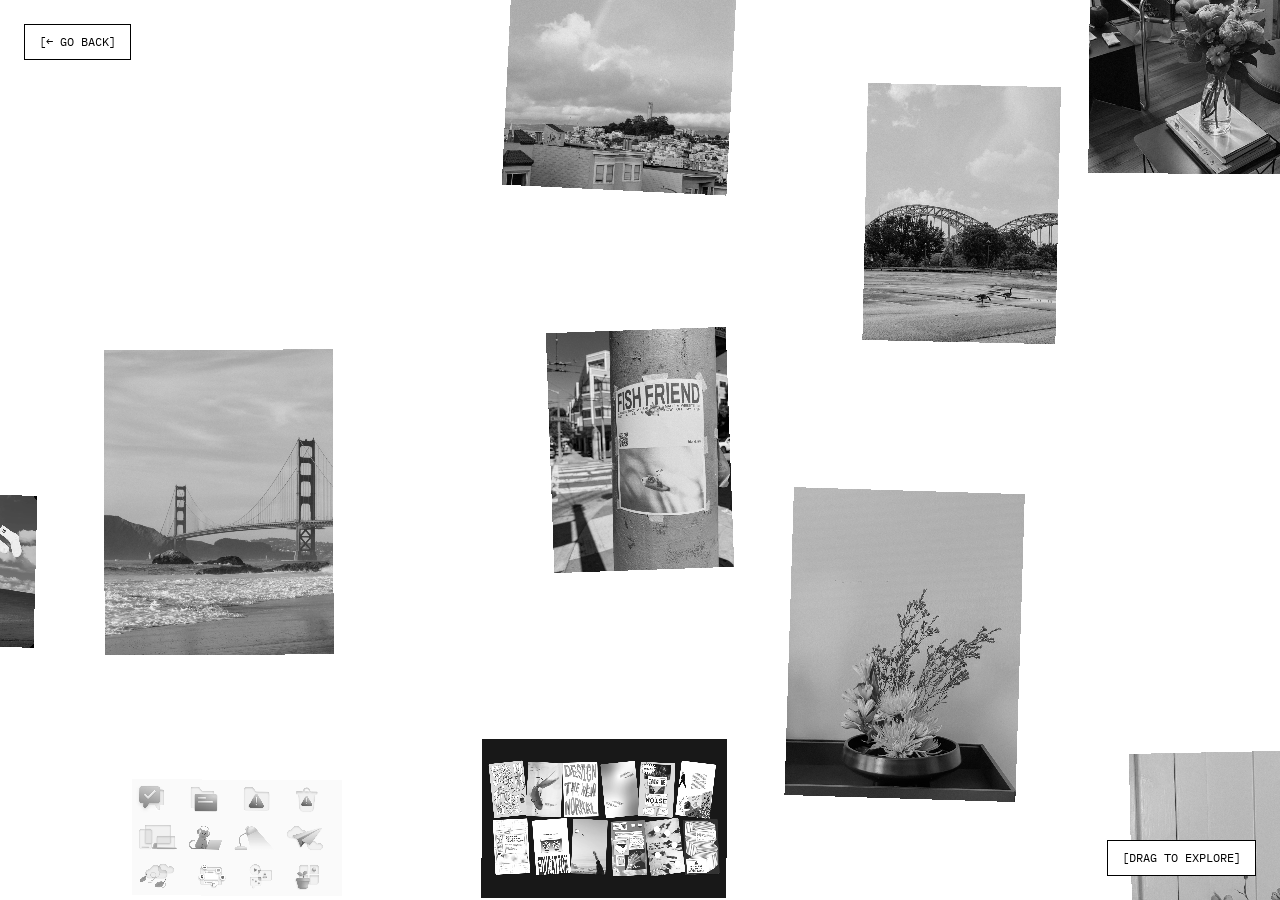
<file: play.html>
<!doctype html>
<html lang="en">
  <head>
    <meta charset="utf-8" />
    <meta name="viewport" content="width=device-width, initial-scale=1" />
    <link rel="icon" href="favicon-32.png" sizes="32x32" type="image/png" />
    <link rel="icon" href="favicon.svg" type="image/svg+xml" />
    <link rel="apple-touch-icon" href="apple-touch-icon.png" />
    <title>Play — Elizabeth Wang</title>
    <meta name="description" content="Play: photos, arrangements and motion pieces by Elizabeth Wang." />
    <link rel="preconnect" href="https://fonts.googleapis.com" />
    <link rel="preconnect" href="https://fonts.gstatic.com" crossorigin />
    <link href="https://fonts.googleapis.com/css2?family=IBM+Plex+Mono&display=swap" rel="stylesheet" />
    <link rel="stylesheet" href="styles.css?v=20261125c" />
    <script>
      // Theme before first paint (same rule as the other pages), and start
      // blurred so the gallery comes into focus as it opens.
      (function () {
        var root = document.documentElement;
        var theme = null;
        try {
          theme = localStorage.getItem("theme");
        } catch (e) {}
        if (theme !== "dark" && theme !== "light") {
          var hour = Number(
            new Intl.DateTimeFormat("en-US", { timeZone: "America/Los_Angeles", hour: "numeric", hourCycle: "h23" }).format(new Date())
          );
          theme = hour >= 18 || hour < 6 ? "dark" : "light";
        }
        if (theme === "dark") root.dataset.theme = "dark";
        if (!window.matchMedia("(prefers-reduced-motion: reduce)").matches) root.classList.add("is-entering");
      })();
    </script>
  </head>
  <body class="play-body">
    <a class="play-btn play-back" href="index.html#play" data-transition>[← Go back]</a>

    <!-- The gallery: drag, or scroll with a trackpad or mouse wheel, in any
         direction; it wraps around forever. Pieces are added by play.js. -->
    <main class="play-world" id="play-world" aria-label="Play gallery. Drag or scroll to explore; select a piece to open it."></main>

    <p class="play-btn play-hint" aria-hidden="true">Drag to explore</p>

    <div class="play-lightbox" id="play-lightbox" role="dialog" aria-modal="true" aria-label="Piece" hidden>
      <button class="play-btn play-close" type="button">[Close]</button>
      <button class="play-btn play-sound" type="button" aria-pressed="true" hidden>[Mute]</button>
      <div class="play-lightbox-media"></div>
    </div>

    <span class="sr-only" role="status" aria-live="polite" data-copy-status></span>
    <script src="wall-lens.js?v=20261116"></script>
    <script src="main.js?v=20261119c"></script>
    <script src="play.js?v=20261117d"></script>
  </body>
</html>
</file>
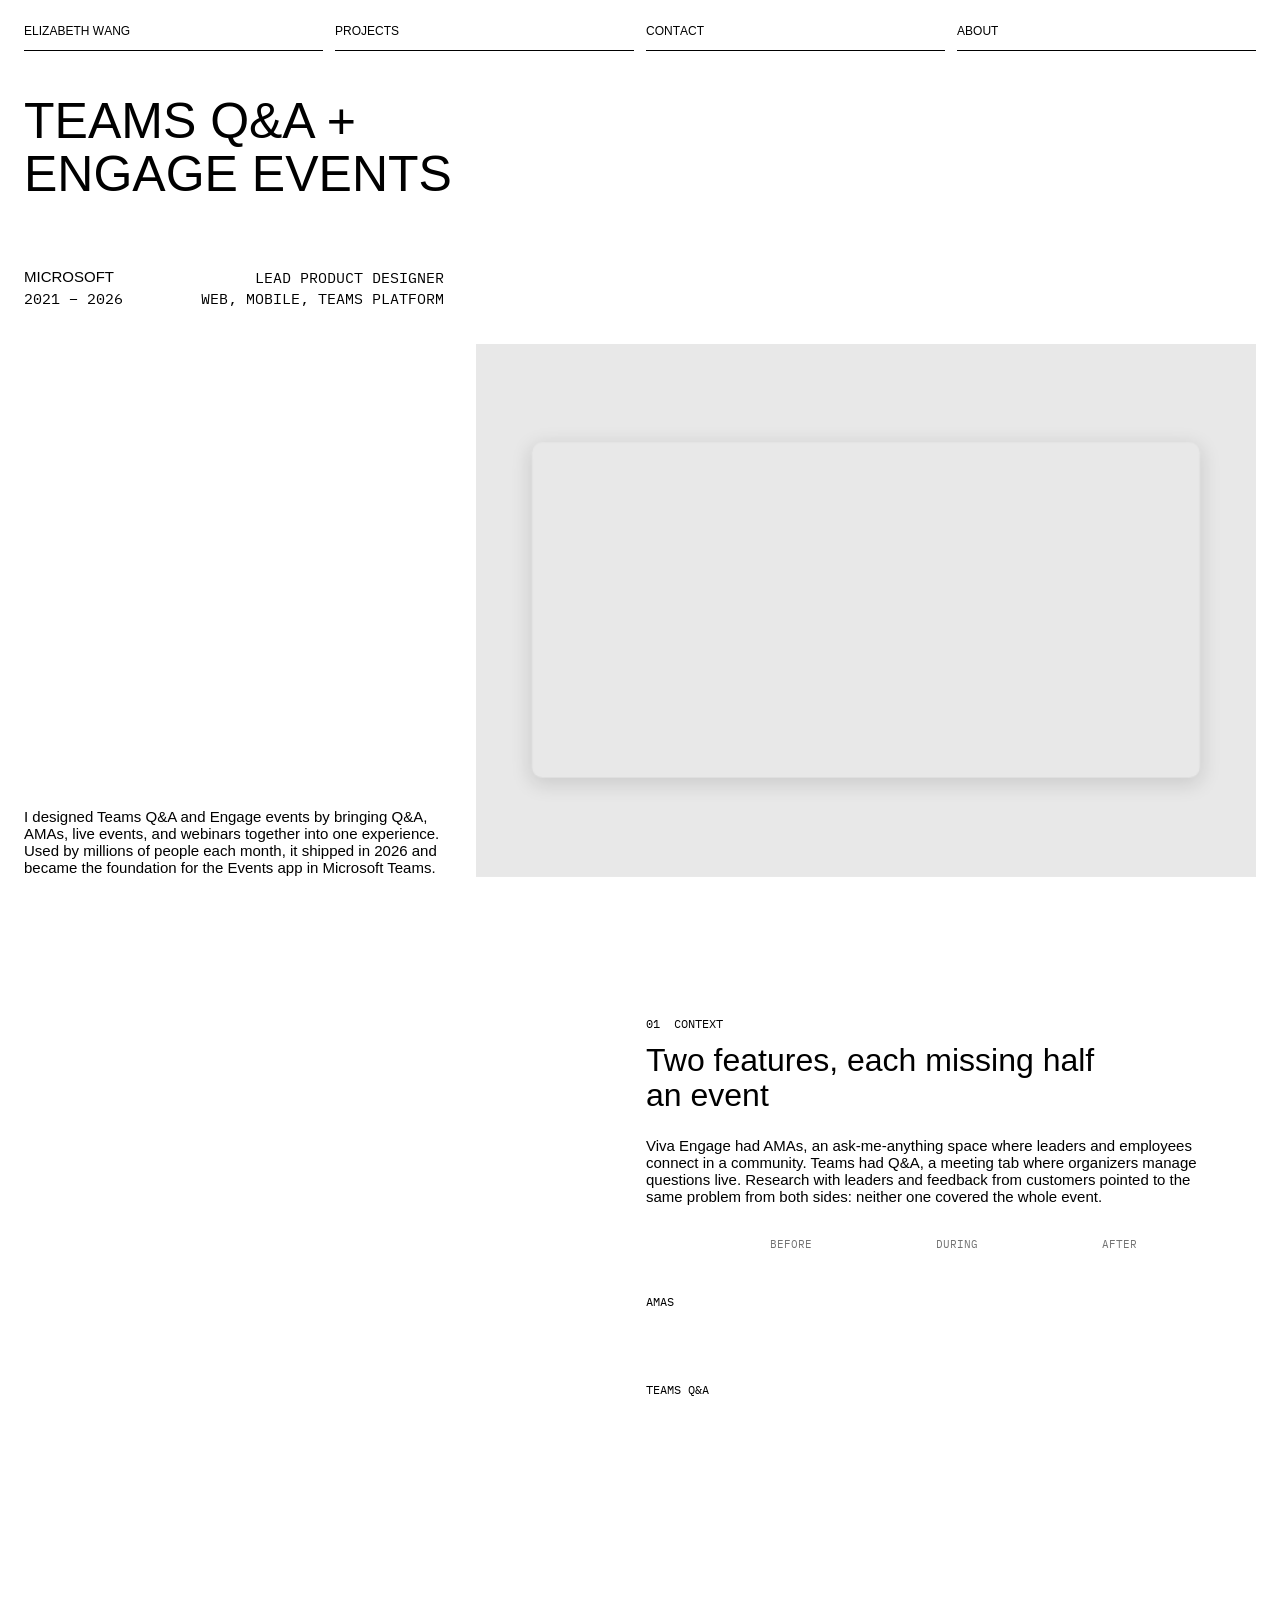
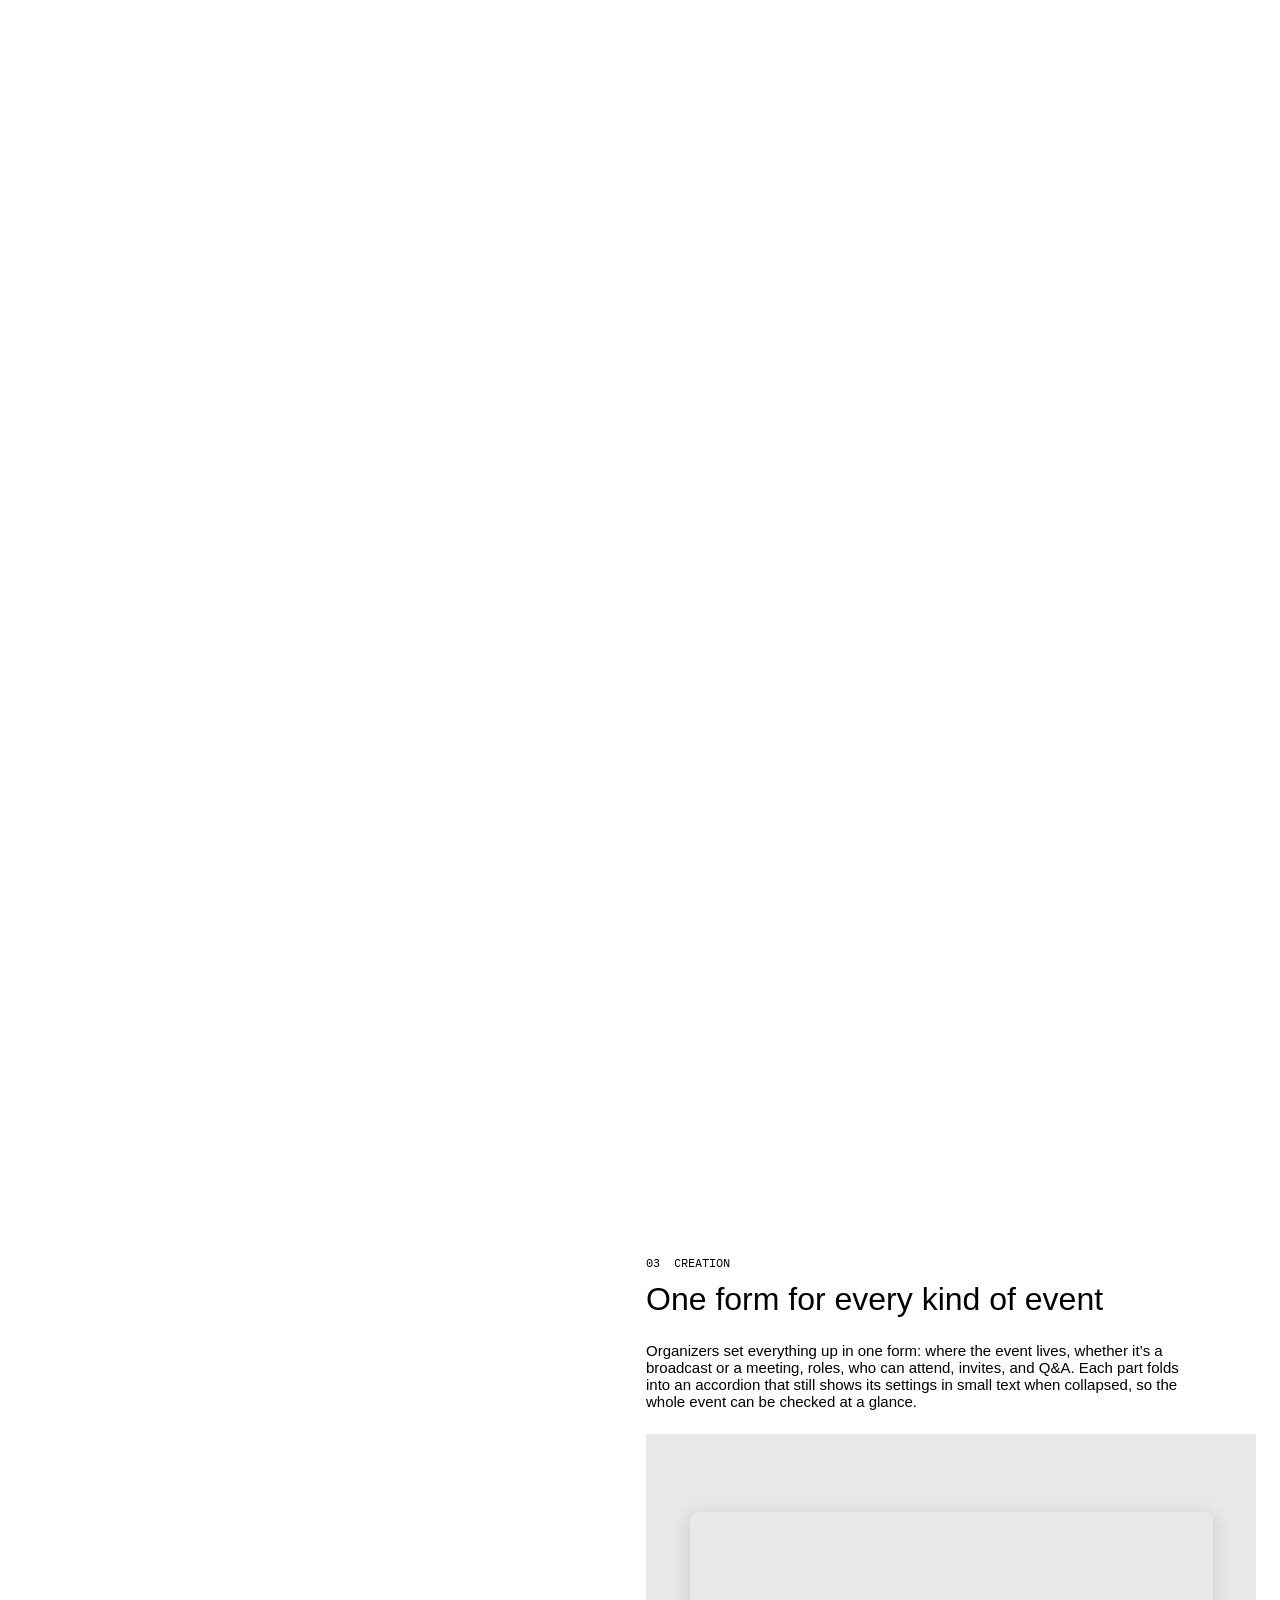
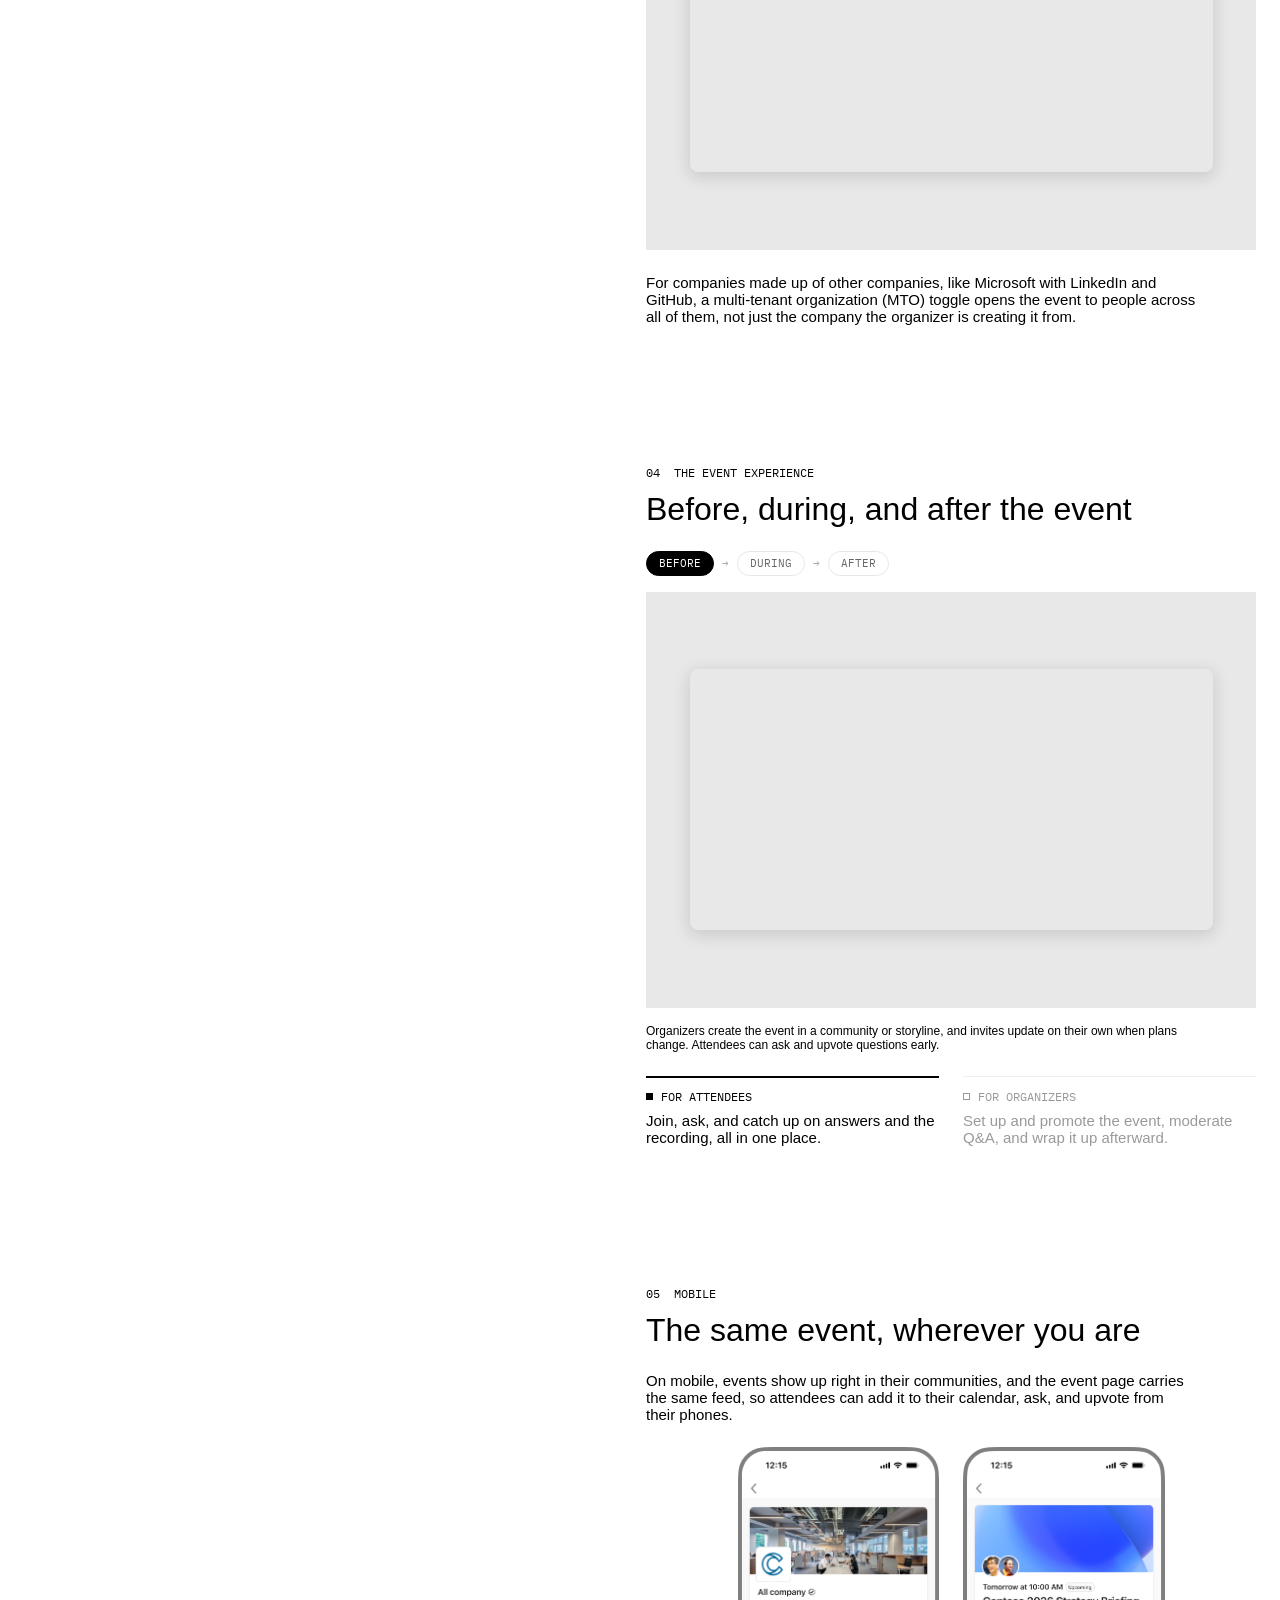
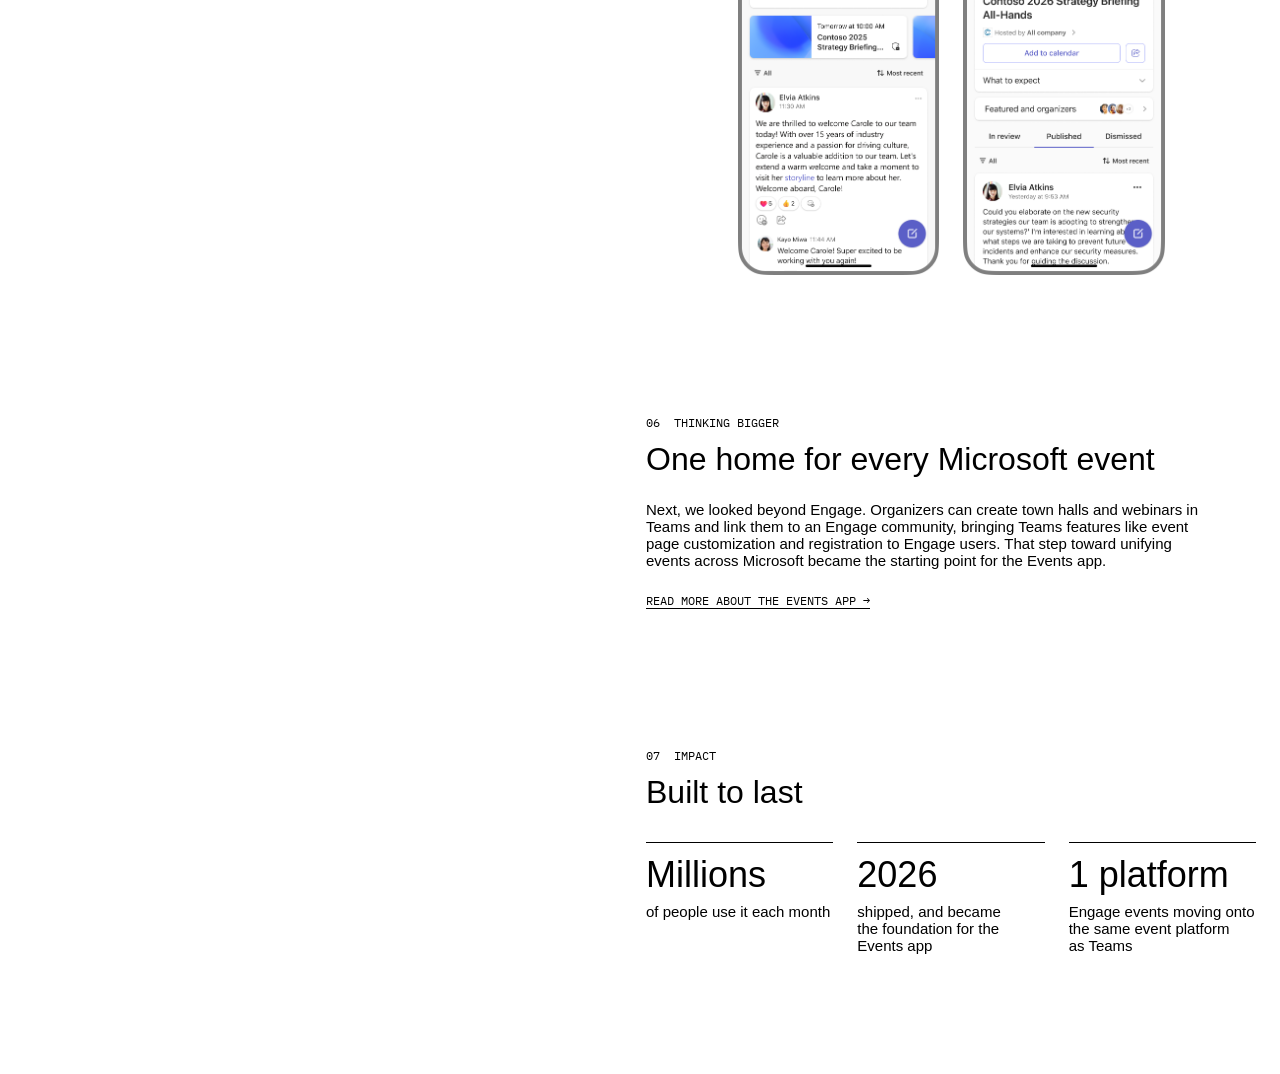
<file: teams-qa.html>
<!doctype html>
<html lang="en">
  <head>
    <meta charset="utf-8" />
    <meta name="viewport" content="width=device-width, initial-scale=1" />
    <link rel="icon" href="favicon-32.png" sizes="32x32" type="image/png" />
    <link rel="icon" href="favicon.svg" type="image/svg+xml" />
    <link rel="apple-touch-icon" href="apple-touch-icon.png" />
    <title>Teams Q&amp;A + Engage Events — Elizabeth Wang</title>
    <meta name="description" content="Teams Q&amp;A and Engage events by Elizabeth Wang: Q&amp;A, AMAs, live events and webinars in one experience." />
    <link rel="preconnect" href="https://fonts.googleapis.com" />
    <link rel="preconnect" href="https://fonts.gstatic.com" crossorigin />
    <link href="https://fonts.googleapis.com/css2?family=IBM+Plex+Mono&display=swap" rel="stylesheet" />
    <link rel="stylesheet" href="styles.css?v=20261125c" />
    <script>
      // Theme before first paint. A saved choice (from clicking the circle) wins;
      // otherwise first-time visitors get dark mode when it is night in San Francisco.
      (function () {
        var NIGHT_START = 18; // 6 PM
        var NIGHT_END = 6; // 6 AM
        var theme = null;
        try {
          theme = localStorage.getItem("theme");
        } catch (e) {}
        if (theme !== "dark" && theme !== "light") {
          var hour = Number(
            new Intl.DateTimeFormat("en-US", { timeZone: "America/Los_Angeles", hour: "numeric", hourCycle: "h23" }).format(new Date())
          );
          theme = hour >= NIGHT_START || hour < NIGHT_END ? "dark" : "light";
        }
        if (theme === "dark") document.documentElement.dataset.theme = "dark";
      })();
    </script>
  </head>
  <body>
    <div class="page-case">
      <header class="site-header">
        <nav class="nav-item">
          <a href="index.html">Elizabeth Wang</a>
          <img class="rule" src="assets/icons/rule.svg" alt="" />
        </nav>
        <div class="nav-item nav-dropdown">
          <button class="nav-button" type="button" aria-expanded="false" aria-controls="projects-menu">Projects</button>
          <img class="rule" src="assets/icons/rule.svg" alt="" />
          <div id="projects-menu" class="dropdown-menu">
            <a class="split-target" href="events-app.html">Teams Events App</a>
            <a class="split-target" href="bell-plus.html">bell.plus</a>
            <a class="split-target" href="teams-qa.html">Teams Q&amp;A + Engage Events</a>
            <a class="split-target" href="emoji-motion.html">Emoji Motion Design</a>
            <a class="split-target" href="play.html" data-transition>Play</a>
          </div>
        </div>
        <div class="nav-item nav-dropdown">
          <button class="nav-button" type="button" aria-expanded="false" aria-controls="contact-menu">Contact</button>
          <img class="rule" src="assets/icons/rule.svg" alt="" />
          <div id="contact-menu" class="dropdown-menu">
            <button class="copy-email" type="button" data-email="wange1128@gmail.com" aria-label="Copy email address">
              <span class="copy-label copy-label--default split-target">Email</span>
              <span class="copy-label copy-label--done" aria-hidden="true">Copied email</span>
            </button>
            <a class="split-target" href="https://www.linkedin.com/in/elizabeth-wang-design/" target="_blank" rel="noopener">LinkedIn</a>
          </div>
        </div>
        <div class="nav-item nav-about">
          <a href="about.html">About</a>
          <img class="rule" src="assets/icons/rule.svg" alt="" />
        </div>
        <button class="menu-toggle" type="button" aria-expanded="false" aria-controls="mobile-menu">[MENU]</button>
      </header>

      <nav id="mobile-menu" class="mobile-menu" aria-label="Menu" hidden>
        <div class="nav-item">
          <a href="index.html#projects">Projects</a>
          <img class="rule" src="assets/icons/rule.svg" alt="" />
        </div>
        <div class="nav-item">
          <button class="copy-email" type="button" data-email="wange1128@gmail.com" aria-label="Copy email address">
            <span class="copy-label copy-label--default split-target">Email</span>
            <span class="copy-label copy-label--done" aria-hidden="true">Copied email</span>
          </button>
          <img class="rule" src="assets/icons/rule.svg" alt="" />
        </div>
        <div class="nav-item">
          <a href="about.html">About</a>
          <img class="rule" src="assets/icons/rule.svg" alt="" />
        </div>
      </nav>

      <main class="case">
        <!-- Left: stays put while the work on the right scrolls -->
        <section class="case-info">
          <div class="case-top">
            <h1 class="case-title">Teams Q&amp;A +<br />Engage Events</h1>
            <dl class="case-meta">
              <div>
                <dt class="sr-only">Company</dt>
                <dd class="case-client">Microsoft</dd>
                <dt class="sr-only">Role</dt>
                <dd class="mono">Lead product designer</dd>
              </div>
              <div class="mono">
                <dt class="sr-only">Years</dt>
                <dd>2021 – 2026</dd>
                <dt class="sr-only">Platforms</dt>
                <dd>Web, mobile, Teams platform</dd>
              </div>
            </dl>
          </div>
          <p class="case-desc">
            I designed Teams Q&amp;A and Engage events by bringing
            Q&amp;A, AMAs, live events, and webinars together into one experience.
            Used by millions of people each month, it shipped in 2026 and became
            the foundation for the Events app in Microsoft Teams.
          </p>
        </section>

        <!-- Right: the case study. Motion and the Q&A demo are driven by story.js. -->
        <section class="case-work story" aria-label="Case study">
          <!-- Hero reel (story.js): before the event (video), during (still),
               after (video), sliding in turn and repeating, like the Events App
               page. On wide screens it opens larger and settles as you scroll. -->
          <figure class="case-shot hero-reel hero-reel--top" data-reel aria-label="The Contoso 2026 Vision All-Hands event before, during, and after the event">
            <div class="hero-slide is-active">
              <video disablepictureinpicture disableremoteplayback src="assets/images/teams-qa-before-attendee.mp4?v=2" muted playsinline preload="auto" aria-label="Before the event: an attendee scrolls the event page in Viva Engage, with details, early questions, and presenters"></video>
            </div>
            <div class="hero-slide" data-hold="4500">
              <img class="hero-still" src="assets/images/teams-qa-during-attendee.webp" alt="During the event: the live keynote in Teams, with the Q&amp;A panel open beside the stage" />
            </div>
            <div class="hero-slide">
              <video disablepictureinpicture disableremoteplayback src="assets/images/teams-qa-after-attendee.mp4?v=2" muted playsinline preload="auto" aria-label="After the event: the event page shows the recording above the conversation and answered questions"></video>
            </div>
          </figure>

          <!-- 1. Context: two features, each covering only part of an event -->
          <section class="story-section" aria-labelledby="context-title">
            <p class="story-eyebrow">01&nbsp;&nbsp;Context</p>
            <h2 class="story-headline" id="context-title">Two features, each missing half an event</h2>
            <p class="story-body">
              Viva Engage had AMAs, an ask-me-anything space where leaders and
              employees connect in a community. Teams had Q&amp;A, a meeting tab
              where organizers manage questions live. Research with leaders and
              feedback from customers pointed to the same problem from both
              sides: neither one covered the whole event.
            </p>
          </section>

          <!-- 1 → 2: one diagram, pinned while you scroll (story.js). It starts as
               the two features with their gaps; scrolling fades the gaps, slides
               the rows together into one Viva Engage events row, draws a thread
               across it, and brings in section 02's text below. -->
          <div class="gaps-track" data-gaps-scroll>
            <div class="gaps-stage">
              <figure class="gaps gaps--merged gaps--scroll" role="img" aria-label="AMAs covered before and after an event but had no live event; Teams Q&amp;A covered the live event but nothing before or after. Together they become Viva Engage events, which cover the whole event: ask early on the event page, live Q&amp;A in Teams, and answers and the recording stay on the page.">
                <div class="gaps-head" aria-hidden="true"><span></span><span>Before</span><span>During</span><span>After</span></div>
                <div class="gaps-merge" aria-hidden="true">
                  <div class="gaps-row gaps-row--ama">
                    <p class="story-label"><span class="gaps-from">AMAs</span><span class="gaps-to">Viva Engage events</span></p>
                    <div class="gap-cell gap-cell--on" style="--i: 0">Ask questions early<small>from AMAs</small></div>
                    <div class="gap-cell gap-cell--missing" style="--i: 1">No live event</div>
                    <div class="gap-cell gap-cell--on" style="--i: 2">Answers and recording stay<small>from AMAs</small></div>
                    <i class="gaps-thread"></i>
                  </div>
                  <div class="gaps-row gaps-row--teams">
                    <p class="story-label"><span class="gaps-from">Teams Q&amp;A</span></p>
                    <div class="gap-cell gap-cell--missing" style="--i: 3">Nothing before</div>
                    <div class="gap-cell gap-cell--on" style="--i: 4">Live Q&amp;A in Teams<small>from Teams Q&amp;A</small></div>
                    <div class="gap-cell gap-cell--missing" style="--i: 5">Nothing after</div>
                  </div>
                </div>
              </figure>

              <!-- 2. The solution: fades in under the diagram as the rows merge -->
              <section class="gaps-after" aria-labelledby="types-title">
                <p class="story-eyebrow">02&nbsp;&nbsp;The solution</p>
                <h2 class="story-headline" id="types-title">Together, they fill each other’s gaps</h2>
                <p class="story-body">
                  I proposed bringing AMAs and Teams Q&amp;A together into one Viva
                  Engage event: an event page with its own feed, linked to a live
                  Teams meeting. Questions asked early carry into the meeting, and
                  the conversation continues on the page afterward.
                </p>
                <a class="story-link" href="events-app.html">See how this became the Events app →</a>
              </section>
            </div>
          </div>

          <!-- 3. Creation: the organizer's form, annotated (story.js plays it
               with timed callouts, like the lifecycle viewer below) -->
          <section class="story-section" aria-labelledby="create-title">
            <p class="story-eyebrow">03&nbsp;&nbsp;Creation</p>
            <h2 class="story-headline" id="create-title">One form for every kind of event</h2>
            <p class="story-body">
              Organizers set everything up in one form: where the event lives,
              whether it’s a broadcast or a meeting, roles, who can attend,
              invites, and Q&amp;A. Each part folds into an accordion that still
              shows its settings in small text when collapsed, so the whole event
              can be checked at a glance.
            </p>
            <div class="lifecycle" data-lifecycle data-reveal>
              <div class="role-panels">
                <figure class="case-shot stage-shot" aria-label="Creating an event in Viva Engage">
                  <div class="reel-media reel-media--trim stage-view" data-stage="0" data-role="organizer">
                    <video disablepictureinpicture disableremoteplayback src="assets/images/teams-qa-create-organizer.mp4" muted playsinline preload="metadata" aria-label="An organizer fills in the new event form in Viva Engage: hosting community, broadcast or meeting, roles, who can attend, calendar invites, and Q&amp;A options"></video>
                    <span class="callout callout--oneline callout--left" data-at="1.0" style="--x: 77.7%; --y: 74.4%; --len: 8"><span class="callout-line"></span><span class="callout-label">Settings, even collapsed</span></span>
                    <span class="callout callout--left" data-at="1.0" data-step="2" style="--x: 77.0%; --y: 83.3%; --len: 8"><span class="callout-line"></span><span class="callout-label">At a glance</span></span>
                    <span class="callout callout--left" data-at="5.0" style="--x: 28.3%; --y: 59.8%; --len: 4"><span class="callout-line"></span><span class="callout-label">Where it’s hosted</span></span>
                    <span class="callout callout--left" data-at="8.0" style="--x: 28.3%; --y: 60%; --len: 4"><span class="callout-line"></span><span class="callout-label">Broadcast or meeting</span></span>
                    <span class="callout callout--left" data-at="8.0" style="--x: 28.3%; --y: 78%; --len: 4"><span class="callout-line"></span><span class="callout-label">Teams or RTMP-in</span></span>
                    <span class="callout callout--left" data-at="14.0" style="--x: 28.3%; --y: 60.4%; --len: 4"><span class="callout-line"></span><span class="callout-label">Roles</span></span>
                    <span class="callout callout--left" data-at="19.0" style="--x: 28.3%; --y: 60.2%; --len: 4"><span class="callout-line"></span><span class="callout-label">Anyone or private</span></span>
                    <span class="callout callout--oneline callout--right" data-at="19.0" data-step="2" style="--x: 29.4%; --y: 68.5%; --len: 30"><span class="callout-line"></span><span class="callout-label">MTO: open across companies</span></span>
                    <span class="callout callout--left" data-at="23.0" style="--x: 28.3%; --y: 77.7%; --len: 4"><span class="callout-line"></span><span class="callout-label">Calendar invites</span></span>
                    <span class="callout callout--left" data-at="28.0" style="--x: 29.4%; --y: 52.8%; --len: 4"><span class="callout-line"></span><span class="callout-label">Moderation</span></span>
                    <span class="callout callout--left" data-at="28.0" style="--x: 29.4%; --y: 59%; --len: 4"><span class="callout-line"></span><span class="callout-label">Q&amp;A settings</span></span>
                    <span class="callout callout--left" data-at="28.0" style="--x: 29.4%; --y: 74.7%; --len: 4"><span class="callout-line"></span><span class="callout-label">Anonymity</span></span>
                  </div>
                </figure>
              </div>
            </div>
            <p class="story-body">
              For companies made up of other companies, like Microsoft with
              LinkedIn and GitHub, a multi-tenant organization (MTO) toggle opens
              the event to people across all of them, not just the company the
              organizer is creating it from.
            </p>
          </section>

          <!-- 4. Before, during, after: one screen per stage, ideally the same event -->
          <section class="story-section" aria-labelledby="stages-title">
            <p class="story-eyebrow">04&nbsp;&nbsp;The event experience</p>
            <h2 class="story-headline" id="stages-title">Before, during, and after the event</h2>

            <!-- Event lifecycle viewer (story.js): the pills step through before,
                 during, and after, and the tabs below switch between the
                 organizer and attendee views. It plays through on its own:
                 each screen's callouts run, then it moves to the next stage. -->
            <div class="lifecycle" data-lifecycle data-reveal>
              <div class="role-panels">
                <ol class="draft-steps reel-steps" aria-label="Event stages: choose one to see it">
                  <li class="is-current"><button type="button" aria-current="step">Before</button></li>
                  <li><button type="button">During</button></li>
                  <li><button type="button">After</button></li>
                </ol>
                <figure class="case-shot stage-shot" aria-label="The event screens at each stage">
                  <div class="reel-media stage-view" data-stage="0" data-role="organizer" hidden>
                    <video disablepictureinpicture disableremoteplayback src="assets/images/teams-qa-before-organizer.mp4?v=4" muted playsinline preload="metadata" aria-label="Before the event, organizer view: the Contoso 2026 Vision All-Hands event in Viva Engage, with In review, Published, and Dismissed tabs, Join meeting, and tools to promote the event"></video>
                    <span class="callout callout--left" data-at="1.0" style="--x: 30.3%; --y: 48.7%; --len: 5"><span class="callout-line"></span><span class="callout-label">Review queue</span></span>
                    <span class="callout callout--left" data-at="1.0" data-step="2" style="--x: 76.6%; --y: 83.6%; --len: 6"><span class="callout-line"></span><span class="callout-label">Join meeting</span></span>
                    <span class="callout callout--left" data-at="3.0" style="--x: 76.3%; --y: 28.7%; --len: 8"><span class="callout-line"></span><span class="callout-label">Promote your event</span></span>
                    <span class="callout callout--left" data-at="3.0" data-step="2" style="--x: 76.3%; --y: 33.8%; --len: 6"><span class="callout-line"></span><span class="callout-label">Welcome post</span></span>
                    <span class="callout callout--left" data-at="3.0" data-step="2" style="--x: 76.3%; --y: 40.6%; --len: 6"><span class="callout-line"></span><span class="callout-label">Email invites</span></span>
                    <span class="callout callout--left" data-at="3.0" data-step="2" style="--x: 76.3%; --y: 47.7%; --len: 6"><span class="callout-line"></span><span class="callout-label">Share to a channel</span></span>
                    <span class="callout callout--left" data-at="5.0" style="--x: 76.6%; --y: 30.6%; --len: 6"><span class="callout-line"></span><span class="callout-label">Presenters</span></span>
                    <span class="callout callout--left" data-at="4.0" style="--x: 76.6%; --y: 20.2%; --len: 6"><span class="callout-line"></span><span class="callout-label">Featured</span></span>
                    <span class="callout callout--left" data-at="5.0" style="--x: 76.6%; --y: 51.7%; --len: 6"><span class="callout-line"></span><span class="callout-label">Co-organizers</span></span>
                    <span class="callout callout--left" data-at="5.0" style="--x: 76.6%; --y: 78.3%; --len: 6"><span class="callout-line"></span><span class="callout-label">Attendees</span></span>
                  </div>
                  <div class="reel-media stage-view" data-stage="0" data-role="attendee">
                    <video disablepictureinpicture disableremoteplayback src="assets/images/teams-qa-before-attendee.mp4?v=2" muted playsinline preload="metadata" aria-label="Before the event, attendee view: the event page in Viva Engage with details, early questions and a best answer, presenters, and attendees"></video>
                    <span class="callout callout--left" data-at="1.0" style="--x: 78.1%; --y: 37.7%; --len: 6"><span class="callout-line"></span><span class="callout-label">Add to calendar</span></span>
                    <span class="callout callout--left" data-at="1.0" style="--x: 76.6%; --y: 86.8%; --len: 6"><span class="callout-line"></span><span class="callout-label">Join meeting</span></span>
                    <span class="callout callout--left" data-at="1.0" data-step="2" style="--x: 29.9%; --y: 56.6%; --len: 4"><span class="callout-line"></span><span class="callout-label">Ask questions early</span></span>
                    <span class="callout callout--left" data-at="1.0" data-step="2" style="--x: 31.4%; --y: 73.4%; --len: 4"><span class="callout-line"></span><span class="callout-label">Upvote</span></span>
                    <span class="callout callout--left" data-at="2.0" style="--x: 34.3%; --y: 78.5%; --len: 4"><span class="callout-line"></span><span class="callout-label">Best answer</span></span>
                    <span class="callout callout--left" data-at="2.0" style="--x: 76.6%; --y: 76.4%; --len: 6"><span class="callout-line"></span><span class="callout-label">Featured</span></span>
                    <span class="callout callout--left" data-at="3.0" style="--x: 76.6%; --y: 38.9%; --len: 6"><span class="callout-line"></span><span class="callout-label">Presenters</span></span>
                    <span class="callout callout--left" data-at="3.0" style="--x: 76.6%; --y: 61.9%; --len: 6"><span class="callout-line"></span><span class="callout-label">Attendees</span></span>
                  </div>
                  <div class="reel-media stage-view stage-view--still" data-stage="1" data-role="organizer" hidden>
                    <img src="assets/images/teams-qa-during-organizer.webp" alt="During the event, organizer view in Teams: stage controls for who is live, the speaker on stage, and the Q&amp;A panel with In review, Published, and Dismissed tabs" loading="lazy" />
                    <span class="callout callout--right" style="--x: 18%; --y: 17%; --len: 6"><span class="callout-line"></span><span class="callout-label">Stage controls</span></span>
                    <span class="callout callout--right" style="--x: 16.1%; --y: 36.8%; --len: 6"><span class="callout-line"></span><span class="callout-label">Choose who’s live</span></span>
                    <span class="callout callout--left" data-step="2" style="--x: 76.5%; --y: 32.9%; --len: 6"><span class="callout-line"></span><span class="callout-label">Q&amp;A moderation</span></span>
                    <span class="callout callout--left" data-step="2" style="--x: 76.4%; --y: 52.3%; --len: 6"><span class="callout-line"></span><span class="callout-label">Same feed as the event page</span></span>
                    <span class="callout callout--left" data-step="3" style="--x: 76.5%; --y: 92.1%; --len: 6"><span class="callout-line"></span><span class="callout-label">Back to the event page</span></span>
                  </div>
                  <div class="reel-media stage-view stage-view--still" data-stage="1" data-role="attendee" hidden>
                    <img src="assets/images/teams-qa-during-attendee.webp" alt="During the event, attendee view in Teams: the speaker on stage beside the Q&amp;A panel, with a question and its best answer" loading="lazy" />
                    <span class="callout callout--right" style="--x: 45%; --y: 52%; --len: 10"><span class="callout-line"></span><span class="callout-label">The live event</span></span>
                    <span class="callout callout--left" data-step="2" style="--x: 76.4%; --y: 25.3%; --len: 6"><span class="callout-line"></span><span class="callout-label">Ask a question</span></span>
                    <span class="callout callout--left" data-step="2" style="--x: 76.4%; --y: 52.3%; --len: 6"><span class="callout-line"></span><span class="callout-label">Same feed as the event page</span></span>
                    <span class="callout callout--left" data-step="3" style="--x: 76.5%; --y: 92.1%; --len: 6"><span class="callout-line"></span><span class="callout-label">Back to the event page</span></span>
                  </div>
                  <div class="reel-media stage-view" data-stage="2" data-role="organizer" hidden>
                    <video disablepictureinpicture disableremoteplayback src="assets/images/teams-qa-after-organizer.mp4?v=2" muted playsinline preload="metadata" aria-label="After the event, organizer view: the recording on the event page, the conversation, and tools to export questions, post an update, and create a survey"></video>
                    <span class="callout callout--right" data-at="1.0" style="--x: 51.1%; --y: 79.8%; --len: 10"><span class="callout-line"></span><span class="callout-label">Recording</span></span>
                    <span class="callout callout--left" data-at="1.0" data-step="2" style="--x: 76.6%; --y: 83.6%; --len: 6"><span class="callout-line"></span><span class="callout-label">Event has ended</span></span>
                    <span class="callout callout--left" data-at="3.0" style="--x: 76.3%; --y: 53.2%; --len: 8"><span class="callout-line"></span><span class="callout-label">Wrap up your event</span></span>
                    <span class="callout callout--left" data-at="3.0" data-step="2" style="--x: 76.3%; --y: 58.3%; --len: 6"><span class="callout-line"></span><span class="callout-label">Export questions</span></span>
                    <span class="callout callout--left" data-at="3.0" data-step="2" style="--x: 76.3%; --y: 64.3%; --len: 6"><span class="callout-line"></span><span class="callout-label">Thank-you post</span></span>
                    <span class="callout callout--left" data-at="3.0" data-step="2" style="--x: 76.3%; --y: 72.1%; --len: 6"><span class="callout-line"></span><span class="callout-label">Feedback survey</span></span>
                    <span class="callout callout--left" data-at="5.0" style="--x: 34.3%; --y: 22.6%; --len: 4"><span class="callout-line"></span><span class="callout-label">Answers stay</span></span>
                  </div>
                  <div class="reel-media stage-view" data-stage="2" data-role="attendee" hidden>
                    <video disablepictureinpicture disableremoteplayback src="assets/images/teams-qa-after-attendee.mp4?v=2" muted playsinline preload="metadata" aria-label="After the event, attendee view: the recording on the event page above the conversation and answered questions"></video>
                    <span class="callout callout--right" data-at="1.0" style="--x: 51.1%; --y: 82.8%; --len: 10"><span class="callout-line"></span><span class="callout-label">Recording</span></span>
                    <span class="callout callout--left" data-at="1.0" data-step="2" style="--x: 76.6%; --y: 86.8%; --len: 6"><span class="callout-line"></span><span class="callout-label">Event has ended</span></span>
                    <span class="callout callout--left" data-at="4.0" style="--x: 33.2%; --y: 49.6%; --len: 4"><span class="callout-line"></span><span class="callout-label">Answers stay</span></span>
                    <span class="callout callout--left" data-at="4.0" style="--x: 76.6%; --y: 20.4%; --len: 6"><span class="callout-line"></span><span class="callout-label">Presenters</span></span>
                  </div>
                </figure>
                <p class="stage-text" data-stage="0">Organizers create the event in a community or storyline, and invites update on their own when plans change. Attendees can ask and upvote questions early.</p>
                <p class="stage-text" data-stage="1" hidden>Attendees watch next to the same feed while moderators review questions and presenters answer the most upvoted ones.</p>
                <p class="stage-text" data-stage="2" hidden>The recording stays with the conversation, and open questions can still be answered, so the feed keeps going.</p>
              </div>

              <div class="story-columns role-tabs" role="tablist" aria-label="Event views" data-lifecycle-tabs>
                <button class="role-tab" type="button" role="tab" aria-selected="true" data-role="attendee">
                  <span class="story-label">For attendees</span>
                  <span class="role-tab-text">Join, ask, and catch up on answers and the recording, all in one place.</span>
                </button>
                <button class="role-tab" type="button" role="tab" aria-selected="false" tabindex="-1" data-role="organizer">
                  <span class="story-label">For organizers</span>
                  <span class="role-tab-text">Set up and promote the event, moderate Q&amp;A, and wrap it up afterward.</span>
                </button>
              </div>
            </div>
          </section>


          <!-- 4. Mobile: phone screens following before, during, after -->
          <section class="story-section" aria-labelledby="mobile-title">
            <p class="story-eyebrow">05&nbsp;&nbsp;Mobile</p>
            <h2 class="story-headline" id="mobile-title">The same event, wherever you are</h2>
            <p class="story-body">
              On mobile, events show up right in their communities, and the event
              page carries the same feed, so attendees can add it to their
              calendar, ask, and upvote from their phones.
              <!-- TODO (Elizabeth): if relevant, mention the iOS and Android visual
                   refresh you led. -->
            </p>
            <!-- Phone screens: an event in a community, then its event page -->
            <figure class="phones phones--shots" data-reveal>
              <img class="phone" style="--i: 0" src="assets/images/teams-qa-mobile-community.png" alt="The All company community on a phone, with an upcoming Contoso Strategy Briefing event card above the community's posts" loading="lazy" />
              <img class="phone" style="--i: 1" src="assets/images/teams-qa-mobile-event.png" alt="The Contoso 2026 Strategy Briefing All-Hands event page on a phone, with Add to calendar, featured people and organizers, and the event's question feed" loading="lazy" />
            </figure>
          </section>

          <!-- 5. Connecting to Teams -->
          <section class="story-section" aria-labelledby="teams-title">
            <p class="story-eyebrow">06&nbsp;&nbsp;Thinking bigger</p>
            <h2 class="story-headline" id="teams-title">One home for every Microsoft event</h2>
            <p class="story-body">
              Next, we looked beyond Engage. Organizers can create town halls and
              webinars in Teams and link them to an Engage community, bringing
              Teams features like event page customization and registration to
              Engage users. That step toward unifying events across Microsoft
              became the starting point for the Events app.
            </p>
            <a class="story-link" href="events-app.html">Read more about the Events app →</a>
          </section>

          <!-- 6. Impact -->
          <section class="story-section" aria-labelledby="qa-impact-title">
            <p class="story-eyebrow">07&nbsp;&nbsp;Impact</p>
            <h2 class="story-headline" id="qa-impact-title">Built to last</h2>
            <dl class="stats" data-reveal>
              <div style="--i: 0">
                <dt>Millions</dt>
                <dd>of people use it each month</dd>
              </div>
              <div style="--i: 1">
                <dt>2026</dt>
                <dd>shipped, and became the foundation for the Events app</dd>
              </div>
              <div style="--i: 2">
                <dt>1 platform</dt>
                <dd>Engage events moving onto the same event platform as Teams</dd>
              </div>
            </dl>
            <!-- TODO (Elizabeth): add anything else you can share publicly, like
                 customer quotes or adoption trends. -->
          </section>
        </section>
      </main>
    </div>
    <span class="sr-only" role="status" aria-live="polite" data-copy-status></span>
    <script src="main.js?v=20261119c"></script>
    <script src="story.js?v=20261125b"></script>
  </body>
</html>
</file>
<file: styles.css>
/* ---------- Tokens ---------- */
:root {
  --color-bg: #ffffff;
  --color-text: #000000;
  --color-placeholder: #000000;

  --font-sans: "Helvetica Neue", Helvetica, Arial, sans-serif;
  --font-mono: "IBM Plex Mono", ui-monospace, Menlo, monospace;

  --text-sm: 12px;
  --text-md: 15px;

  --gutter: 24px;
  --nav-gap: 12px;

  --theme-ease: 0.4s ease;

  /* Glide to a project when it's picked from the Projects dropdown */
  scroll-behavior: smooth;

  /* Project tile background (projects 01–03) */
  --tile-bg: #e8e8e8;
  --tile-bg-hover: #dfdfdf;

  /* The rule SVGs are drawn in black; invert them in dark mode */
  --line-filter: none;
}

/* Dark mode: toggled by the circle/moon button in the header (main.js) */
:root[data-theme="dark"] {
  --color-bg: #000000;
  --color-text: #ffffff;
  --color-placeholder: #1a1a1a;
  --tile-bg: #1c1c1c;
  --tile-bg-hover: #242424;
  --line-filter: invert(1);
  color-scheme: dark;
}

/* ---------- Base ---------- */
*,
*::before,
*::after {
  box-sizing: border-box;
}

html,
body {
  margin: 0;
  padding: 0;
}

body {
  background: var(--color-bg);
  color: var(--color-text);
  font-family: var(--font-sans);
  font-size: var(--text-sm);
  line-height: normal;
  -webkit-font-smoothing: antialiased;
  transition: background-color var(--theme-ease), color var(--theme-ease);
}

p {
  margin: 0;
}

/* Avoid orphans (a lone word on the last line) in text that wraps */
p,
li,
dt,
dd,
h1,
h2,
h3 {
  text-wrap: pretty;
}

a {
  color: inherit;
  text-decoration: none;
}

img {
  display: block;
}

.mono {
  font-family: var(--font-mono);
}

.rule {
  width: 100%;
  height: 1px;
  filter: var(--line-filter);
  transition: filter var(--theme-ease);
}

/* ---------- Theme toggle (circle → crescent moon) ---------- */
.theme-toggle {
  width: 12px;
  height: 12px;
  flex-shrink: 0;
  padding: 0;
  border: 0;
  border-radius: 50%;
  background: transparent;
  color: inherit;
  cursor: pointer;
  /* Solid circle: an inset shadow that fills the whole button */
  box-shadow: inset 0 0 0 6px currentColor;
  transition: box-shadow 0.5s cubic-bezier(0.7, 0, 0.2, 1);
}

/* Crescent: shift the fill so only a sliver is left */
:root[data-theme="dark"] .theme-toggle {
  box-shadow: inset 4px -3px 0 0 currentColor;
}

/* Invisible 36px hit area so the 12px circle is easy to tap */
.theme-toggle {
  position: relative;
  -webkit-tap-highlight-color: transparent;
}

.theme-toggle::after {
  content: "";
  position: absolute;
  inset: -12px;
}

.theme-toggle:focus-visible {
  outline: 1px solid currentColor;
  outline-offset: 3px;
}

.project-image {
  transition: background-color var(--theme-ease);
}

/* ---------- Header ---------- */
/* Stays at the top of the window on every page while the page scrolls.
   z-index 25 keeps it (and its dropdowns) above the page and above the
   mobile menu panel (20), so the name and [MENU] stay visible over it. */
.site-header {
  position: sticky;
  top: 0;
  z-index: 25;
  display: flex;
  gap: var(--nav-gap);
  align-items: flex-start;
  padding: var(--gutter);
  width: 100%;
}

/* The header's backdrop stops at the underline (the bottom of its content),
   not at the bottom of its padding, so page content shows right up to the line */
.site-header::before {
  content: "";
  position: absolute;
  inset: 0 0 var(--gutter) 0;
  z-index: -1;
  background: var(--color-bg);
  transition: background-color var(--theme-ease);
}

/* When the header shows the circle, time and location (homepage), those rows
   sit below the line, so keep the 24px under them covered too */
.site-header:has(.nav-meta)::before {
  bottom: 0;
}

/* ...but with the mobile menu open those rows are hidden, so stop at the
   line again, or the backing covers the first menu link */
body.menu-open .site-header::before {
  bottom: var(--gutter);
}

.nav-item {
  flex: 1 0 0;
  min-width: 0;
  display: flex;
  flex-direction: column;
  gap: 12px;
  text-transform: uppercase;
  white-space: nowrap;
}

.nav-item > a,
.nav-item > .nav-button {
  align-self: flex-start;
}

/* Buttons that should look like the plain text nav links */
.nav-button,
.copy-email {
  padding: 0;
  border: 0;
  background: transparent;
  color: inherit;
  font: inherit;
  text-transform: inherit;
  text-align: left;
  cursor: pointer;
}

/* ---------- Header dropdowns: Projects, Contact (desktop) ----------
   Opens on hover, on keyboard focus, or (touch screens) when tapped.
   It is positioned out of flow so only the label itself, not the empty space
   below it, starts the hover; the 12px top padding bridges the gap. */
.nav-dropdown {
  position: relative;
}

.dropdown-menu {
  position: absolute;
  top: 100%;
  left: 0;
  right: 0;
  z-index: 10;
  padding-top: 12px;
  display: flex;
  flex-direction: column;
  align-items: flex-start;
  gap: 12px;
  opacity: 0;
  visibility: hidden;
  transform: translateY(-6px);
  transition: opacity 0.3s ease, transform 0.3s ease, visibility 0s 0.3s;
}

/* While a dropdown is open, fade the page content back so the list reads
   cleanly where it runs over it (e.g. the bio on the about page) */
main {
  transition: opacity 0.3s ease;
}

body:has(.nav-dropdown:hover) main,
body:has(.nav-dropdown :focus-visible) main,
body:has(.nav-dropdown.is-open) main,
body:has(.nav-dropdown:hover) .toolbox,
body:has(.nav-dropdown :focus-visible) .toolbox,
body:has(.nav-dropdown.is-open) .toolbox {
  opacity: 0.12;
}

.nav-dropdown:hover .dropdown-menu,
.nav-dropdown:has(:focus-visible) .dropdown-menu,
.nav-dropdown.is-open .dropdown-menu {
  opacity: 1;
  visibility: visible;
  transform: none;
  transition: opacity 0.3s ease, transform 0.3s ease, visibility 0s;
}

/* ---------- Copy email: EMAIL rolls up, COPIED EMAIL rolls in, then back ---------- */
.copy-email {
  display: inline-grid;
  align-self: flex-start;
  overflow: hidden;
  line-height: 14px;
}

.copy-label {
  grid-area: 1 / 1;
  white-space: nowrap;
  transition: transform 0.5s cubic-bezier(0.7, 0, 0.2, 1);
}

.copy-label--done {
  transform: translateY(100%);
}

.copy-email.is-copied .copy-label--default {
  transform: translateY(-100%);
}

.copy-email.is-copied .copy-label--done {
  transform: none;
}

.sr-only {
  position: absolute;
  top: 0;
  left: 0;
  width: 1px;
  height: 1px;
  overflow: hidden;
  clip: rect(0 0 0 0);
  white-space: nowrap;
}

/* Split-text hover: letters roll up together and a copy rolls in from below.
   Letters are wrapped by main.js; add `transition-delay: calc(var(--i) * 20ms)`
   to .char to stagger them left to right. */
.split {
  --split-lh: 1.1667em; /* 14px at 12px, matching the Figma text box */
  position: relative; /* keeps its hidden screen-reader text inside it */
  display: inline-flex;
  overflow: hidden;
  line-height: var(--split-lh);
}

.split .char {
  display: inline-block;
  white-space: pre;
  text-shadow: 0 var(--split-lh) currentColor;
  transition: transform 0.5s cubic-bezier(0.7, 0, 0.2, 1);
}

.split:hover .char,
.split:focus-visible .char,
.copy-email:hover .split .char,
.copy-email:focus-visible .split .char {
  transform: translateY(calc(-1 * var(--split-lh)));
}

@media (prefers-reduced-motion: reduce) {
  :root,
  .carousel {
    scroll-behavior: auto;
  }

  .split .char,
  .theme-toggle,
  body,
  .rule,
  .project-image,
  .dropdown-menu,
  .nav-dropdown:hover .dropdown-menu,
  .nav-dropdown:has(:focus-visible) .dropdown-menu,
  .nav-dropdown.is-open .dropdown-menu,
  .copy-label,
  .project-image .inset,
  .project-image > .cover {
    transition: none;
  }

  html .project:hover .project-image,
  html .project:hover .project-image > .cover {
    --zoom: 1;
  }
}

.nav-meta {
  display: flex;
  align-items: center;
  justify-content: space-between;
  width: 100%;
  font-family: var(--font-mono);
  white-space: nowrap;
}

.nav-meta .dot {
  width: 12px;
  height: 12px;
  flex-shrink: 0;
}

/* ---------- Home ---------- */
.page-home {
  min-height: 100vh;
  min-height: 100dvh;
  display: flex;
  flex-direction: column;
  justify-content: space-between;
  padding-bottom: var(--gutter);
}

.carousel {
  display: flex;
  gap: var(--gutter);
  padding: var(--gutter) var(--gutter) 0;
  overflow-x: auto;
  scroll-snap-type: x proximity;
  scroll-behavior: smooth;
  scroll-padding-left: var(--gutter);
  scrollbar-width: none;
}

.carousel::-webkit-scrollbar {
  display: none;
}

.project {
  flex-shrink: 0;
  display: flex;
  flex-direction: column;
  gap: 8px;
  width: 645px;
  scroll-snap-align: start;
}

.project-title {
  display: flex;
  gap: var(--gutter);
  text-transform: uppercase;
  white-space: pre;
}

.project-image {
  position: relative;
  width: 100%;
  aspect-ratio: 645 / 440;
  overflow: hidden;
  background: var(--color-placeholder);
}

.project-image > .cover {
  position: absolute;
  inset: 0;
  width: 100%;
  height: 100%;
  object-fit: cover;
}

/* Inset screenshot (project 01): 517×336 centered in a 645×440 frame */
.project-image .inset {
  position: absolute;
  left: 50%;
  top: 50%;
  width: calc(517 / 645 * 100%);
  height: calc(336 / 440 * 100%);
  transform: translate(-50%, -50%);
  border-radius: 6px;
  overflow: hidden;
  box-shadow: 0 4px 16px 2px rgba(0, 0, 0, 0.15);
}

.project-image .inset img {
  width: 100%;
  height: 100%;
  object-fit: cover;
  object-position: top;
}

/* Variant for images that already include their own rounded corners and
   drop shadow (project 01): show the whole image, add no frame of our own.
   553×372 image in a 645×440 tile; its window part lines up with the 517×336 slot. */
.project-image .inset.inset--baked {
  width: calc(553 / 645 * 100%);
  height: calc(372 / 440 * 100%);
  border-radius: 0;
  overflow: visible;
  box-shadow: none;
}

.project-image .inset.inset--baked img {
  object-fit: contain;
}

/* Variant for the screen recording (project 01): same width as the
   screenshot slot, and the height comes from the video itself, so a
   re-export with different proportions still fits with no gaps. Keeps the
   standard rounded frame and shadow. */
.project-image .inset.inset--motion {
  width: calc(460 / 645 * 100%); /* a little smaller than the screenshot slot, so it sits with room around it */
  height: auto;
}

.project-image .inset.inset--motion video {
  display: block;
  width: 100%;
  height: auto;
}

/* Before / during / after reel on the two Microsoft cards (story.js): it
   fills the tile, and each slide holds a screen in the same slot as a single
   recording, so it keeps the drift and hover lift */
.project-image .tile-reel {
  position: absolute;
  inset: 0;
}

.project-image .inset.inset--motion img {
  display: block;
  width: 100%;
  height: auto;
}

/* The Teams Q&A "during" still has its own transparent margin and shadow:
   no frame of our own, and a little wider so the window matches the videos */
.project-image .inset.inset--still {
  width: calc(460 / 645 * 577 / 553 * 100%);
  border-radius: 0;
  overflow: visible;
  box-shadow: none;
}

@media (hover: hover) {
  .project:hover .project-image .inset.inset--baked,
  .project:hover .project-image .inset.inset--still {
    box-shadow: none;
  }
}

/* Three emoji GIFs side by side, centred in the tile (project 03) */
.project-image .gif-row {
  position: absolute;
  inset: 0;
  display: flex;
  align-items: center;
  justify-content: center;
  padding: 0 4%;
}

.project-image .gif-row img {
  width: 30%;
  aspect-ratio: 1;
  object-fit: contain;
}

/* The OK hand sits high and small in its own frame; nudge it down and up a
   size so it lines up with the popper and the box */
.project-image .gif-row img.gif-ok {
  transform: translateY(9%) scale(1.15);
}

/* Projects 01–03: plain grey tile (light grey, or dark grey in dark mode) */
.project-image.tile {
  background: var(--tile-bg);
}

/* ---------- Project hover ----------
   On hover: the title rolls (split text), the tile darkens a touch, the
   image eases in and drifts gently against the cursor, and a [VIEW] label
   follows the cursor. main.js sets --px/--py (-1…1) and --mx/--my (px). */
.project-image {
  --px: 0;
  --py: 0;
  --zoom: 1;
  --drift: 10px;
}

.project-image .inset,
.project-image > .cover,
.project-image .gif-row {
  transition: transform 0.8s cubic-bezier(0.2, 0.7, 0.2, 1),
    box-shadow 0.8s cubic-bezier(0.2, 0.7, 0.2, 1);
}

.project-image .inset {
  transform: translate(-50%, -50%)
    translate(calc(var(--px) * var(--drift) * -1), calc(var(--py) * var(--drift) * -1))
    scale(var(--zoom));
}

.project-image > .cover,
.project-image .gif-row {
  transform: translate(calc(var(--px) * var(--drift) * -1), calc(var(--py) * var(--drift) * -1))
    scale(var(--zoom));
}

/* The faint silk behind a screen recording (the two Microsoft projects) is
   the backdrop, not the image: it stays put while the screen drifts */
.project-image[data-silk="subtle"] > .silk-canvas {
  transform: none;
}

.project-cursor {
  position: absolute;
  left: 0;
  top: 0;
  z-index: 2;
  pointer-events: none;
  font-family: var(--font-mono);
  font-size: var(--text-sm);
  line-height: 14px;
  white-space: nowrap;
  /* Inverts whatever is underneath, so it reads on light, dark and photos */
  color: #fff;
  mix-blend-mode: difference;
  opacity: 0;
  /* Centred on the pointer: [VIEW] stands in for the cursor itself */
  transform: translate(calc(var(--mx, 0px) - 50%), calc(var(--my, 0px) - 50%));
  transition: opacity 0.12s ease;
}

@media (hover: hover) {
  .project:hover .project-image {
    --zoom: 1.035;
  }

  .project:hover .project-image > .cover {
    --zoom: 1.06; /* a bit more, so drifting never shows an edge */
  }

  .project:hover .project-image .inset {
    box-shadow: 0 12px 32px 4px rgba(0, 0, 0, 0.22);
  }

  .project:hover .project-image.tile {
    background: var(--tile-bg-hover);
  }

  .project-image:hover .project-cursor {
    opacity: 1;
  }

  /* Over a project image the normal pointer is hidden; [VIEW] is the cursor.
     (While a toolbox tool is on, the tool's own cursor still wins.) */
  .project-image,
  .project-image * {
    cursor: none;
  }

  .project:hover .project-title .char {
    transform: translateY(calc(-1 * var(--split-lh)));
  }
}

/* ---------- About ---------- */
.page-about {
  padding-bottom: var(--gutter);
}

.intro {
  display: flex;
  justify-content: space-between;
  gap: var(--gutter);
  padding: var(--gutter);
}

.intro-text {
  display: flex;
  flex-direction: column;
  gap: var(--gutter);
  width: 420px;
  max-width: 100%;
  font-size: var(--text-md);
}

.intro-text a {
  text-decoration: underline;
  text-decoration-skip-ink: none;
}

.intro-photo {
  flex-shrink: 0;
  width: 261px;
  aspect-ratio: 4096 / 2731;
  object-fit: cover;
}

.divider {
  padding: 0 var(--gutter);
}

.experience {
  padding: 20px var(--gutter);
}

.experience-table {
  display: grid;
  grid-template-columns:
    minmax(0, 0.2fr) minmax(0, 0.5fr) minmax(0, 1fr) minmax(0, 1fr)
    minmax(0, 1.5fr);
  column-gap: var(--gutter);
  row-gap: 60px;
  font-size: var(--text-sm);
}

.experience-row {
  display: contents;
}

.experience-row .company,
.experience-row .role,
.experience-row .place {
  text-transform: uppercase;
}

.experience-row .desc {
  font-size: var(--text-md);
}

.experience-row .desc p + p {
  margin-top: 8px;
}

/* ---------- Responsive ---------- */
/* Below 840px the four header columns can't fit on one row (the About
   column needs ~185px for the dot + clock), so the header collapses to
   name + [MENU] instead of stacking. Keep in sync with NAV_COLLAPSE in main.js. */
@media (max-width: 839px) {
  .site-header {
    display: grid;
    grid-template-columns: 1fr;
    row-gap: 12px;
  }

  .site-header > .nav-item:not(:first-child):not(.nav-about),
  .nav-about > a,
  .nav-about > .rule {
    display: none;
  }

  /* Name and button stay above the open menu panel */
  .site-header > .nav-item:first-child,
  .menu-toggle {
    position: relative;
    z-index: 30;
  }

  .site-header .menu-toggle {
    display: block;
    position: absolute;
    top: var(--gutter);
    right: var(--gutter);
  }

  .mobile-menu:not([hidden]) {
    display: flex;
  }

  /* The open menu panel starts right under the name row; collapse the
     clock rows so the header doesn't cover the menu links */
  body.menu-open .site-header .nav-about {
    display: none;
  }

  /* Project pages have no clock or location, so on small screens the About
     column is empty; drop it so the header is just the name row */
  .site-header .nav-about:not(:has(.nav-meta)) {
    display: none;
  }

  body.menu-open {
    overflow: hidden;
  }

  /* Projects: vertical stack with a divider line above each one */
  .carousel {
    flex-direction: column;
    overflow-x: visible;
    scroll-snap-type: none;
  }

  .project {
    width: 100%;
    padding-top: 12px;
    border-top: 1px solid var(--color-text);
    transition: border-color var(--theme-ease);
  }
}

@media (max-width: 900px) {
  .experience-table {
    grid-template-columns: 32px 1fr;
    row-gap: 6px;
  }

  .experience-row .num {
    grid-row: span 4;
  }

  .experience-row .desc {
    margin-bottom: 36px;
    margin-top: 6px;
  }
}

@media (max-width: 640px) {
  :root {
    --gutter: 16px;
  }

  .intro {
    flex-direction: column;
  }

  .intro-text {
    width: 100%;
  }

  .intro-photo {
    display: none;
  }
}

/* ---------- Mobile menu ---------- */
.menu-toggle {
  display: none;
  padding: 0;
  border: 0;
  background: transparent;
  color: inherit;
  font-family: var(--font-mono);
  font-size: var(--text-sm);
  line-height: 14px;
  cursor: pointer;
  -webkit-tap-highlight-color: transparent;
}

.menu-toggle::after {
  /* Larger invisible tap area */
  content: "";
  position: absolute;
  inset: -12px;
}

.mobile-menu {
  display: none;
  position: fixed;
  inset: 0;
  z-index: 20;
  flex-direction: column;
  gap: 20px;
  /* Starts below the name + rule row (24 + 14 + 12 + 1) plus a gap */
  padding: calc(var(--gutter) + 14px + 12px + 1px + 20px) var(--gutter)
    var(--gutter);
  background: var(--color-bg);
  overflow-y: auto;
}

.mobile-menu .nav-item {
  flex: none;
  position: relative;
}

/* The whole row is the tap target: an invisible layer over the full width,
   from halfway into the gap above to halfway into the gap below */
.mobile-menu .nav-item > a::after,
.mobile-menu .nav-item > .copy-email::after {
  content: "";
  position: absolute;
  inset: -10px 0;
}

/* Links are positioned for their letter roll; unset it here so the layer
   above stretches over the row, not just the word */
.mobile-menu .nav-item > a {
  position: static;
}

/* ---------- Creative toolbox (homepage; desktop with a mouse only) ----------
   [OPEN TOOLBOX] sits under ELIZABETH WANG, on the clock's row.
   Brush / flowers / fish draw on fixed layers over the page (toolbox.js). */
.toolbox {
  display: none;
}

@media (min-width: 840px) and (hover: hover) and (pointer: fine) {
  .toolbox {
    display: flex;
    align-items: center;
    gap: 16px;
    position: relative;
    z-index: 50; /* above the drawing layers */
    white-space: nowrap;
    transition: opacity 0.3s ease;
  }
}

.tool-btn {
  margin: 0 -3px;
  padding: 0 3px;
  border: 0;
  background: transparent;
  color: var(--color-text);
  font-family: var(--font-mono);
  font-size: var(--text-sm);
  line-height: 14px;
  text-transform: uppercase;
  white-space: nowrap;
  cursor: pointer;
  transition: background-color 0.2s ease, color 0.2s ease;
}

.tool-btn:hover {
  background: var(--tile-bg);
}

/* The tool that's switched on */
.tool-btn.is-active {
  background: var(--color-text);
  color: var(--color-bg);
}

.tool-btn:focus-visible {
  outline: 1px solid currentColor;
  outline-offset: 2px;
}

/* Keep the label width steady when it swaps to [CLOSE TOOLBOX] */
.toolbox-toggle {
  min-width: calc(19ch + 6px);
  text-align: left;
}

.toolbox-tools {
  display: flex;
  gap: 16px;
}

.toolbox-tools[hidden] {
  display: none;
}

.toolbox-tools .tool-btn {
  animation: tool-in 0.35s cubic-bezier(0.2, 0.7, 0.2, 1) both;
  animation-delay: calc(var(--i, 0) * 50ms);
}

@keyframes tool-in {
  from {
    opacity: 0;
    transform: translateX(-8px);
  }
}

/* Cursors while a tool is on */
body[data-tool="brush"],
body[data-tool="brush"] * {
  cursor: url("data:image/svg+xml,%3Csvg xmlns='http://www.w3.org/2000/svg' width='24' height='24'%3E%3Ccircle cx='12' cy='12' r='5' fill='none' stroke='white' stroke-width='3'/%3E%3Ccircle cx='12' cy='12' r='5' fill='none' stroke='black' stroke-width='1.25'/%3E%3C/svg%3E") 12 12, crosshair !important;
  user-select: none;
}

body[data-tool="flowers"] *,
body[data-tool="fish"] * {
  cursor: crosshair !important;
}

body[data-tool] .toolbox .tool-btn,
body[data-tool] .site-header a,
body[data-tool] .site-header button {
  cursor: pointer !important;
}

body[data-tool] .project-cursor {
  display: none;
}

/* Drawing layers: fixed over the viewport, never catch clicks */
.fx-canvas,
.fx-flowers {
  position: fixed;
  inset: 0;
  pointer-events: none;
}

.fx-flowers {
  z-index: 40;
}

.fx-fish {
  z-index: 41;
}

/* Doodle fish blend with the page the same way as the doodle flowers */
.fx-fish.is-doodle {
  mix-blend-mode: multiply;
}

:root[data-theme="dark"] .fx-fish.is-doodle {
  mix-blend-mode: difference;
}

.fx-brush {
  z-index: 42;
  transition: opacity 0.6s ease;
}

/* Fish chat bubble: rides along just above the fish that spoke.
   The outer box is positioned by toolbox.js; the inner body pops in and out. */
.fish-bubble {
  position: fixed;
  left: 0;
  top: 0;
  z-index: 43;
  pointer-events: none;
  transform: translate(-50%, -100%);
}

.fish-bubble-body {
  position: relative;
  display: block;
  padding: 4px 8px;
  border: 1px solid var(--color-text);
  border-radius: 10px;
  background: var(--color-bg);
  color: var(--color-text);
  font-family: var(--font-mono);
  font-size: var(--text-sm);
  line-height: 14px;
  white-space: nowrap;
  transform-origin: 50% 100%;
  animation: bubble-in 0.35s cubic-bezier(0.3, 1.6, 0.5, 1) both;
  transition: opacity 0.3s ease, transform 0.3s ease;
}

/* Little tail pointing down at the fish */
.fish-bubble-body::after {
  content: "";
  position: absolute;
  left: 50%;
  bottom: -5px;
  width: 8px;
  height: 8px;
  margin-left: -4px;
  background: var(--color-bg);
  border-right: 1px solid var(--color-text);
  border-bottom: 1px solid var(--color-text);
  transform: rotate(45deg);
}

.fish-bubble.is-leaving .fish-bubble-body {
  animation: none;
  opacity: 0;
  transform: translateY(-6px);
}

@keyframes bubble-in {
  from {
    opacity: 0;
    transform: scale(0.6);
  }
}

/* Flowers: the stem grows up from the click, leaves unfurl, petals bloom */
.flower {
  position: absolute;
  overflow: visible;
  transform-origin: 50% 100%;
  animation: fl-sway 3.2s ease-in-out 1.8s infinite alternate;
}

.fl-stem {
  stroke-dasharray: 1;
  stroke-dashoffset: 1;
  animation: fl-grow 0.8s cubic-bezier(0.3, 0.7, 0.3, 1) forwards;
}

.fl-leaf,
.fl-petal {
  transform-box: fill-box;
  transform-origin: 0% 50%;
  transform: scale(0);
}

.fl-leaf {
  animation: fl-pop 0.45s cubic-bezier(0.3, 1.5, 0.5, 1) forwards;
  animation-delay: var(--d, 0.4s);
}

.fl-petal {
  animation: fl-pop 0.55s cubic-bezier(0.3, 1.6, 0.5, 1) forwards;
  animation-delay: calc(0.72s + var(--i, 0) * 45ms);
}

.fl-center {
  transform-box: fill-box;
  transform-origin: 50% 50%;
  transform: scale(0);
  animation: fl-pop 0.4s cubic-bezier(0.3, 1.8, 0.5, 1) forwards;
  animation-delay: var(--d, 1.1s);
}

/* Doodle flowers: pen lines that draw themselves in, in the text colour */
.flower-doodle {
  color: var(--color-text);
}

/* Blend the doodle layer with the page so only the lines show:
   light mode multiplies (the tulip's page-coloured fill disappears, black
   lines stay black); dark mode uses difference (the black fill disappears,
   and white lines turn dark wherever they cross something light, like the
   white screenshot, so they never vanish) */
.fx-flowers.is-doodle {
  mix-blend-mode: multiply;
}

:root[data-theme="dark"] .fx-flowers.is-doodle {
  mix-blend-mode: difference;
}

.dd-line {
  fill: none;
  stroke: currentColor;
  stroke-width: 1.5;
  stroke-linecap: round;
  stroke-linejoin: round;
  stroke-dasharray: 1;
  stroke-dashoffset: 1;
  animation: fl-grow var(--t, 0.35s) ease-out var(--d, 0s) forwards;
}

/* The tulip's front petal is filled with the page colour (fading in as it's
   drawn) so it hides the outer petals' lines behind it */
.dd-line.dd-solid {
  fill: var(--color-bg);
  fill-opacity: 0;
  animation: fl-grow var(--t, 0.35s) ease-out var(--d, 0s) forwards,
    dd-fill 0.3s ease var(--d, 0s) forwards;
}

@keyframes dd-fill {
  to {
    fill-opacity: 1;
  }
}

.dd-dot {
  fill: currentColor;
  transform-box: fill-box;
  transform-origin: 50% 50%;
  transform: scale(0);
  animation: fl-pop 0.3s cubic-bezier(0.3, 1.8, 0.5, 1) var(--d, 1.4s) forwards;
}

/* Tulip leaves: long blades that rise from their base */
.fl-blade {
  transform-box: fill-box;
  transform-origin: 0% 100%;
  transform: scale(0);
  animation: fl-pop 0.6s cubic-bezier(0.3, 1.3, 0.5, 1) forwards;
  animation-delay: var(--d, 0.3s);
}

/* Tulip cup swells up from the top of the stem… */
.tl-cup {
  transform-box: fill-box;
  transform-origin: 50% 100%;
  transform: scale(0);
  animation: fl-pop 0.6s cubic-bezier(0.3, 1.5, 0.5, 1) 0.72s forwards;
}

/* …then its two outer petals ease open */
.tl-side {
  transform-box: fill-box;
  animation: tl-open 0.7s cubic-bezier(0.3, 1.4, 0.5, 1) 1.15s both;
}

.tl-side-l {
  transform-origin: 100% 100%;
  --open: -9deg;
}

.tl-side-r {
  transform-origin: 0% 100%;
  --open: 9deg;
}

@keyframes tl-open {
  from {
    transform: rotate(0deg);
  }
  to {
    transform: rotate(var(--open));
  }
}

@keyframes fl-grow {
  to {
    stroke-dashoffset: 0;
  }
}

@keyframes fl-pop {
  to {
    transform: scale(1);
  }
}

@keyframes fl-sway {
  from {
    transform: rotate(-2.5deg);
  }
  to {
    transform: rotate(2.5deg);
  }
}

/* Gravity reset: copies of the page's pieces fall and float back */
.reset-layer {
  position: fixed;
  inset: 0;
  /* Above the page, but below the flowers (40), fish (41) and brush (42),
     so those tumble off the screen in front of the falling page */
  z-index: 35;
  cursor: default;
}

@media (prefers-reduced-motion: reduce) {
  .flower,
  .fl-stem,
  .fl-leaf,
  .fl-petal,
  .fl-center,
  .fl-blade,
  .tl-cup,
  .tl-side,
  .dd-line,
  .dd-dot,
  .fish-bubble-body,
  .toolbox-tools .tool-btn {
    animation-duration: 0.01ms;
    animation-delay: 0s;
    animation-iteration-count: 1;
  }
}

/* ---------- Project page: Emoji Motion Design (emoji-motion.html) ----------
   The header stays at the top and the project info on the left stays put;
   only the work on the right scrolls. Left and right line up with the
   header's first two and last two columns. Stacks below 900px. */
.case {
  display: grid;
  grid-template-columns: repeat(4, minmax(0, 1fr));
  column-gap: var(--nav-gap);
  align-items: start;
  padding: 0 var(--gutter);
}

.case-info {
  grid-column: 1 / 3;
  display: flex;
  flex-direction: column;
  justify-content: space-between;
  gap: 48px;
  padding: 20px var(--gutter) var(--gutter) 0;
}

.case-top {
  display: flex;
  flex-direction: column;
  gap: 68px;
}

.case-title {
  margin: 0;
  font-size: 50px;
  font-weight: 500;
  line-height: 1.05; /* tight leading between the two title lines */
  text-transform: uppercase;
  max-width: 460px;
}

.case-meta {
  margin: 0;
  display: flex;
  flex-direction: column;
  gap: 2px;
  width: 420px;
  max-width: 100%;
  font-size: var(--text-md);
  text-transform: uppercase;
}

.case-meta > div {
  display: flex;
  justify-content: space-between;
  gap: var(--nav-gap);
}

.case-meta dd {
  margin: 0;
}

.case-client {
  font-weight: 500;
}

.case-desc {
  max-width: 420px; /* same width as the title and the details above */
  font-size: var(--text-md); /* 15px */
}

.case-work {
  grid-column: 3 / 5;
  display: flex;
  flex-direction: column;
  gap: var(--nav-gap);
  padding: 20px 0 var(--gutter);
}

.case-reel,
.case-tile {
  margin: 0;
  background: var(--tile-bg);
  transition: background-color var(--theme-ease);
}

/* A screenshot on a grey tile, like the homepage tiles (645 × 440) */
.case-shot {
  margin: 0;
  aspect-ratio: 645 / 440;
  display: flex;
  align-items: center;
  justify-content: center;
  background: var(--tile-bg);
  transition: background-color var(--theme-ease);
}

.case-shot img,
.case-shot video {
  width: calc(553 / 645 * 100%);
  height: auto;
}

/* Screen recording with its own window shape: round its corners to match
   and give it the soft shadow the screenshots have baked in */
.case-shot--motion video {
  display: block;
  border-radius: 8px;
  box-shadow: 0 4px 16px 2px rgba(0, 0, 0, 0.12);
}

.case-reel video {
  display: block;
  width: 100%;
  height: auto;
}

/* The reel should read as a GIF: never show play buttons or controls */
.case-reel video::-webkit-media-controls,
.case-reel video::-webkit-media-controls-start-playback-button,
.case-reel video::-webkit-media-controls-overlay-play-button {
  display: none !important;
  -webkit-appearance: none;
}

.case-grid {
  display: grid;
  grid-template-columns: repeat(2, minmax(0, 1fr));
  gap: var(--nav-gap);
}

/* Three across on wide screens; two across when the column gets narrow
   (stacked mobile layout, or a narrow desktop window) */
.case-grid--3 {
  grid-template-columns: repeat(3, minmax(0, 1fr));
}

@media (max-width: 1099px) {
  .case-grid--3 {
    grid-template-columns: repeat(2, minmax(0, 1fr));
  }
}

.case-tile {
  aspect-ratio: 1;
  display: flex;
  align-items: center;
  justify-content: center;
}

.case-tile img {
  width: 100%;
  height: 100%;
  object-fit: contain;
}

/* Desktop: the left column stays put under the header (main.js sets --header-h) */
@media (min-width: 900px) and (min-height: 560px) {
  .case-info {
    position: sticky;
    top: var(--header-h, 128px);
    height: calc(100vh - var(--header-h, 128px));
    height: calc(100dvh - var(--header-h, 128px));
    overflow: hidden;
  }
}

@media (max-width: 899px) {
  .case {
    grid-template-columns: minmax(0, 1fr);
  }

  .case-info,
  .case-work {
    grid-column: 1;
  }

  .case-info {
    padding-right: 0;
  }

  .case-top {
    gap: 40px;
  }
}

@media (max-width: 640px) {
  .case-title {
    font-size: 36px;
  }

  .case-meta {
    font-size: var(--text-sm);
  }
}

/* ---------- Case study story (events-app.html, teams-qa.html; motion in story.js) ----------
   Long-form sections in the scrolling right column. Layout switches on the
   column's own width (container queries), so it adapts whether the column is
   beside the fixed left side or full width on a phone. */
.story {
  --brand: #5b5fc7; /* Teams purple, for the event page mock */
  --brand-soft: #b5b8ff;
  --hairline: color-mix(in srgb, var(--color-text) 16%, transparent);
  container-type: inline-size;
  gap: 0;
  padding-bottom: 120px;
}

.story-section {
  display: flex;
  flex-direction: column;
  gap: 24px;
  padding-top: 140px;
}

.story-section:first-child {
  padding-top: 0;
}

.story-eyebrow {
  font-family: var(--font-mono);
  font-size: var(--text-sm);
  text-transform: uppercase;
  white-space: pre;
}

.story-headline {
  margin: -12px 0 0;
  max-width: 560px;
  font-size: 32px;
  font-weight: 500;
  line-height: 1.1;
}

.story-body {
  max-width: 560px;
  font-size: var(--text-md);
}

.story-label {
  margin: 0 0 8px;
  font-family: var(--font-mono);
  font-size: var(--text-sm);
  font-weight: 400;
  text-transform: uppercase;
}

.story-callout {
  max-width: 560px;
  font-size: 20px;
  line-height: 1.3;
}

.story-columns {
  display: grid;
  grid-template-columns: repeat(2, minmax(0, 1fr));
  gap: 24px;
  max-width: 640px;
  font-size: var(--text-md);
}

/* Fade/slide in when scrolled into view (story.js adds .is-in) */
.story-js .story [data-reveal] {
  opacity: 0;
  transform: translateY(16px);
  transition: opacity 0.7s ease, transform 0.7s cubic-bezier(0.2, 0.7, 0.2, 1);
}

.story-js .story [data-reveal].is-in {
  opacity: 1;
  transform: none;
}

/* ----- 01 The problem: sticky stage, five beats, then the merge ----- */
.problem {
  /* Scroll distance for the four beats, on top of one screen for the stage */
  height: calc(100vh - var(--header-h, 0px) + 4 * 45vh);
}

.problem-stage {
  position: sticky;
  top: var(--header-h, 0px);
  height: calc(100vh - var(--header-h, 0px));
  height: calc(100dvh - var(--header-h, 0px));
  display: flex;
  flex-direction: column;
  /* Content sits at the top; the 20px matches the left column, so the
     eyebrow lines up with the top of the project title */
  justify-content: flex-start;
  gap: 40px;
  padding: 20px 0 32px;
}

/* The pinned stage brings its own top padding */
.story {
  padding-top: 0;
}

.problem-stage .story-headline {
  margin-top: -28px; /* keep it close to the eyebrow despite the 40px gap */
}

.tools {
  --c: clamp(84px, calc((100% - 48px) / 5), 124px);
  /* Fills the stage between the headline and the beat caption, with the
     circles centered in it */
  position: relative;
  flex: 1;
  display: flex;
  flex-wrap: wrap;
  align-content: center;
  align-items: flex-start;
  justify-content: center;
  gap: 12px;
  font-family: var(--font-mono);
  text-transform: uppercase;
}

/* Each tool: a circle with just its name, and a caption below it */
.tool {
  width: var(--c);
  display: flex;
  flex-direction: column;
  align-items: center;
  gap: 12px;
  text-align: center;
  transition: transform 0.9s cubic-bezier(0.6, 0, 0.2, 1), opacity 0.6s ease;
}

.tool-circle {
  width: 100%;
  aspect-ratio: 1;
  border: 1px solid var(--color-text);
  border-radius: 50%;
  display: flex;
  align-items: center;
  justify-content: center;
  padding: 8px;
  font-size: var(--text-sm);
  line-height: 1.2;
}

/* Caption: what the tool is, then its fixed features (from beat 2) */
.tool-sub {
  display: flex;
  flex-direction: column;
  gap: 6px;
  min-height: 5.5em;
  opacity: 0;
  transform: translateY(-4px);
  transition: opacity 0.4s ease, transform 0.4s ease;
}

.tool-desc {
  font-family: var(--font-sans);
  font-size: var(--text-sm);
  line-height: 1.25;
  text-transform: none;
}

/* One feature per line */
.tool-features {
  display: flex;
  flex-direction: column;
  align-items: center;
  gap: 3px;
  font-size: 10px;
  line-height: 1.4;
}

.tool-features span {
  padding: 0 2px;
  transition: background-color 0.3s ease, color 0.3s ease;
}

/* Before the stage is reached, the circles wait; then they pop in one by one */
.story-js .problem:not(.is-in) .tool {
  opacity: 0;
  transform: translateY(var(--drop, 0px)) scale(0.7);
}

/* Beat 1: no captions yet, so the circles sit in the middle of the space;
   they glide up as the captions appear (story.js sets --drop) */
.problem[data-beat="0"] .tool {
  transform: translateY(var(--drop, 0px));
}

.story-js .problem.is-in .tool {
  transition-delay: calc(var(--i) * 0.08s);
}

/* Beat 2 onward: each tool shows its own fixed set of features */
.problem[data-beat="1"] .tool-sub,
.problem[data-beat="2"] .tool-sub {
  opacity: 1;
  transform: none;
}

/* Beat 3: registration and Q&A live in different tools; none has both */
.problem[data-beat="2"] .f-qa,
.problem[data-beat="2"] .f-reg {
  background: var(--color-text);
  color: var(--color-bg);
}

/* Beat 4: the five merge into one */
.problem[data-beat="3"] .tool {
  opacity: 0;
  transform: translate(var(--mx, 0px), var(--my, 0px)) scale(0.5);
  transition-delay: 0s;
}

/* Centered where the circles meet, a little bigger than one of them */
.tool-merged {
  position: absolute;
  left: 50%;
  top: 50%;
  width: calc(var(--c) * 1.2);
  aspect-ratio: 1;
  border-radius: 50%;
  display: flex;
  align-items: center;
  justify-content: center;
  background: var(--color-text);
  color: var(--color-bg);
  font-size: var(--text-sm);
  opacity: 0;
  transform: translate(-50%, -50%) scale(0.4);
  transition: opacity 0.5s ease 0.3s, transform 0.8s cubic-bezier(0.3, 1.4, 0.5, 1) 0.3s;
  pointer-events: none;
}

.problem[data-beat="3"] .tool-merged {
  opacity: 1;
  transform: translate(-50%, -50%) scale(1);
}

/* The features organizers now pick for themselves */
.tool-picks {
  position: absolute;
  left: 0;
  right: 0;
  top: 50%;
  margin: calc(var(--c) * 0.6 + 20px) 0 0; /* just under the merged circle */
  padding: 0;
  list-style: none;
  display: flex;
  flex-wrap: wrap;
  justify-content: center;
  gap: 8px;
  font-size: 11px;
  pointer-events: none;
}

.tool-picks li {
  padding: 4px 10px;
  border: 1px solid var(--color-text);
  border-radius: 999px;
  opacity: 0;
  transform: translateY(8px);
  transition: opacity 0.4s ease, transform 0.4s ease;
}

.problem[data-beat="3"] .tool-picks li {
  opacity: 1;
  transform: none;
  transition-delay: calc(0.7s + var(--i) * 0.1s);
}

/* One beat caption at a time */
.beats {
  display: grid;
  margin: 0;
  padding: 0;
  list-style: none;
  max-width: 560px;
  min-height: 6.5em;
  font-size: var(--text-md); /* 15px */
  line-height: 1.35;
  counter-reset: beat;
}

.beats li {
  grid-area: 1 / 1;
  counter-increment: beat;
  opacity: 0;
  transform: translateY(10px);
  transition: opacity 0.4s ease, transform 0.4s ease;
}

.beats li::before {
  content: "0" counter(beat) " / 04";
  display: block;
  margin-bottom: 8px;
  font-family: var(--font-mono);
  font-size: var(--text-sm);
}

.beats li.is-active {
  opacity: 1;
  transform: none;
  transition-delay: 0.1s;
}

/* ----- 02 The solution: the event path diagram ----- */
.flow-wrap {
  margin: 16px 0 0;
  padding: 56px 0 24px; /* on the page itself, no grey tile; room above for the bracket label */
  background: none;
  transition: background-color var(--theme-ease), opacity 0.7s ease, transform 0.7s ease;
}

.flow {
  --c: 68px;
  display: grid;
  grid-template-columns:
    auto minmax(84px, 1fr) var(--c) minmax(84px, 1fr) var(--c)
    minmax(20px, 0.4fr) var(--c) minmax(20px, 0.4fr) var(--c);
  grid-template-rows: auto var(--c);
  row-gap: 14px;
  align-items: center;
  font-family: var(--font-mono);
  font-size: 11px;
  text-transform: uppercase;
}

.flow > * {
  grid-row: 2;
}

.flow-start {
  padding-right: 10px;
  white-space: nowrap;
}

.flow-node {
  width: var(--c);
  height: var(--c);
  border-radius: 50%;
  display: grid;
  place-items: center;
  background: var(--color-text);
  color: var(--color-bg);
}

.flow-node--draft {
  background: transparent;
  color: inherit;
  border: 1px dashed var(--color-text);
}

.flow-arrow {
  position: relative;
  height: 1px;
  background: var(--color-text);
  transform-origin: left center;
}

.flow-arrow::after {
  /* Arrowhead */
  content: "";
  position: absolute;
  right: 0;
  top: 0;
  width: 7px;
  height: 7px;
  border-top: 1px solid var(--color-text);
  border-right: 1px solid var(--color-text);
  transform: translate(0, -50%) rotate(45deg);
  transform-origin: center;
}

.flow-arrow--tick::before {
  content: "";
  position: absolute;
  left: 0;
  top: -5px;
  width: 1px;
  height: 11px;
  background: var(--color-text);
}

.flow-arrow > span {
  position: absolute;
  left: 0;
  right: 0;
  bottom: 10px;
  text-align: center;
  font-family: var(--font-sans);
  font-size: 12px;
  font-weight: 500;
  text-transform: none;
  line-height: 1.2;
}

/* "Event lifecycle" bracket over before, during, after */
.flow-bracket {
  grid-row: 1;
  grid-column: 5 / 10;
  position: relative;
  height: 18px;
  border: 1px solid var(--color-text);
  border-bottom: 0;
  border-radius: 6px 6px 0 0;
  align-self: end;
}

.flow-bracket > span {
  position: absolute;
  left: 0;
  right: 0;
  bottom: calc(100% + 8px);
  text-align: center;
  white-space: nowrap;
}

/* Circles appear left to right, arrows draw between them */
.story-js .flow > * {
  opacity: 0;
  transition: opacity 0.4s ease, transform 0.5s cubic-bezier(0.3, 1.3, 0.5, 1);
  transition-delay: calc(0.2s + var(--i) * 0.28s);
}

.story-js .flow > .flow-node,
.story-js .flow > .flow-start {
  transform: scale(0.6);
}

.story-js .flow > .flow-arrow {
  transform: scaleX(0);
  transition-timing-function: ease, cubic-bezier(0.6, 0, 0.3, 1);
}

.story-js .flow > .flow-bracket {
  transform: scaleX(0.6);
}

.story-js .flow-arrow > span {
  opacity: 0;
  transition: opacity 0.4s ease;
  transition-delay: calc(0.5s + var(--i) * 0.28s);
}

.story-js .is-in .flow > * {
  opacity: 1;
  transform: none;
}

.story-js .is-in .flow-arrow > span {
  opacity: 1;
}

.flow-steps {
  margin: 8px 0 0;
  max-width: 640px;
}

.flow-steps > div {
  display: grid;
  grid-template-columns: 140px minmax(0, 1fr);
  gap: 12px;
  padding: 12px 0;
  border-top: 1px solid var(--hairline);
  font-size: var(--text-md);
}

.flow-steps dt {
  padding-top: 2px;
  font-family: var(--font-mono);
  font-size: var(--text-sm);
  text-transform: uppercase;
}

.flow-steps dd {
  margin: 0;
}

/* ----- 04 Draft mode and branding ----- */
.draft-demo {
  margin: 0;
  padding: 24px;
  display: flex;
  flex-direction: column;
  gap: 16px;
  background: var(--tile-bg);
  transition: background-color var(--theme-ease), opacity 0.7s ease, transform 0.7s ease;
}

.draft-steps {
  display: flex;
  flex-wrap: wrap;
  gap: 8px 20px;
  margin: 0;
  padding: 0;
  list-style: none;
  font-family: var(--font-mono);
  font-size: 11px;
  text-transform: uppercase;
}

.draft-steps li {
  opacity: 0.35;
  transition: opacity 0.3s ease;
}

.draft-steps li + li::before {
  content: "→ ";
}

.draft-demo[data-step="0"] .draft-steps li:nth-child(1),
.draft-demo[data-step="1"] .draft-steps li:nth-child(2),
.draft-demo[data-step="2"] .draft-steps li:nth-child(3),
.draft-demo[data-step="3"] .draft-steps li:nth-child(4) {
  opacity: 1;
}

.draft-page {
  position: relative;
  overflow: hidden;
  background: var(--color-bg);
  border: 1px solid var(--color-text);
  border-radius: 8px;
  transition: background-color var(--theme-ease);
}

.draft-demo[data-step="0"] .draft-page {
  border-style: dashed;
}

.draft-bar {
  display: grid;
  grid-template-columns: minmax(0, 1fr) auto;
  align-items: center;
  height: 40px;
  padding: 0 12px;
  border-bottom: 1px solid var(--hairline);
}

.draft-badge {
  grid-area: 1 / 1;
  justify-self: start;
  padding: 3px 8px;
  border: 1px solid var(--color-text);
  border-radius: 999px;
  font-family: var(--font-mono);
  font-size: 10px;
  text-transform: uppercase;
  white-space: nowrap;
  opacity: 0;
  transform: translateY(4px);
  transition: opacity 0.3s ease, transform 0.3s ease;
}

.draft-badge--live {
  border-color: var(--brand);
  background: var(--brand);
  color: #fff;
}

.draft-demo[data-step="0"] .draft-badge--draft,
.draft-demo[data-step="1"] .draft-badge--preview,
.draft-demo[data-step="2"] .draft-badge--brand,
.draft-demo[data-step="3"] .draft-badge--live {
  opacity: 1;
  transform: none;
}

.draft-swatches {
  grid-area: 1 / 2;
  display: flex;
  gap: 6px;
  opacity: 0;
  transition: opacity 0.3s ease;
}

.draft-swatches i {
  width: 14px;
  height: 14px;
  border-radius: 50%;
  background: var(--brand);
}

.draft-swatches i:nth-child(2) {
  background: var(--brand-soft);
}

.draft-swatches i:nth-child(3) {
  background: var(--color-text);
}

.draft-demo[data-step="2"] .draft-swatches {
  opacity: 1;
}

.draft-cover {
  position: relative;
  aspect-ratio: 16 / 4.5;
  display: grid;
  place-items: center;
  background: var(--tile-bg);
  font-family: var(--font-mono);
  font-size: 10px;
  text-transform: uppercase;
  transition: background-color var(--theme-ease);
}

.draft-cover::after {
  /* The organizer's cover image, fading in when branding is added */
  content: "";
  position: absolute;
  inset: 0;
  background: radial-gradient(circle at 78% 30%, var(--brand-soft), transparent 55%),
    linear-gradient(120deg, var(--brand), #8b8ff0 60%, var(--brand-soft));
  opacity: 0;
  transition: opacity 0.6s ease;
}

.draft-demo[data-step="2"] .draft-cover::after,
.draft-demo[data-step="3"] .draft-cover::after {
  opacity: 1;
}

.draft-body {
  display: flex;
  flex-direction: column;
  gap: 12px;
  padding: 16px;
}

.draft-title {
  font-size: 18px;
  font-weight: 500;
}

.draft-lines {
  display: flex;
  flex-direction: column;
  gap: 6px;
}

.draft-lines i {
  height: 6px;
  width: 90%;
  border-radius: 3px;
  background: var(--hairline);
}

.draft-lines i:nth-child(2) {
  width: 75%;
}

.draft-lines i:nth-child(3) {
  width: 55%;
}

.draft-actions {
  display: flex;
  gap: 8px;
}

.draft-btn {
  padding: 6px 14px;
  border: 1px solid var(--color-text);
  border-radius: 4px;
  background: var(--color-text);
  color: var(--color-bg);
  font-size: 12px;
  transition: background-color 0.4s ease, border-color 0.4s ease, color 0.4s ease;
}

.draft-btn--ghost {
  background: transparent;
  color: inherit;
}

.draft-demo[data-step="2"] .draft-btn:not(.draft-btn--ghost),
.draft-demo[data-step="3"] .draft-btn:not(.draft-btn--ghost) {
  border-color: var(--brand);
  background: var(--brand);
  color: #fff;
}

.draft-toast {
  position: absolute;
  right: 12px;
  bottom: 12px;
  padding: 6px 10px;
  border-radius: 4px;
  background: var(--color-text);
  color: var(--color-bg);
  font-family: var(--font-mono);
  font-size: 10px;
  text-transform: uppercase;
  opacity: 0;
  transform: translateY(8px);
  transition: opacity 0.3s ease 0.4s, transform 0.3s ease 0.4s;
}

.draft-demo[data-step="3"] .draft-toast {
  opacity: 1;
  transform: none;
}

/* ----- 05 Q&A across the event ----- */
.qa-stages {
  display: flex;
  flex-direction: column;
  gap: 12px;
  margin: 0;
  padding: 0;
  list-style: none;
}

.qa-stage {
  display: grid;
  grid-template-columns: minmax(0, 1fr) minmax(0, 1.15fr);
  gap: 24px;
  align-items: center;
  padding: 24px;
  background: var(--tile-bg);
  font-size: var(--text-md);
}

.qa-card {
  padding: 16px;
  border-radius: 8px;
  background: var(--color-bg);
  font-size: 13px;
  transition: background-color var(--theme-ease);
}

.qa-q {
  font-size: 14px;
  font-weight: 500;
}

.qa-meta,
.qa-tag,
.qa-mod,
.qa-source {
  font-family: var(--font-mono);
  font-size: 10px;
  text-transform: uppercase;
}

.qa-meta {
  margin-top: 6px;
  opacity: 0.6;
}

.qa-a {
  display: flex;
  flex-direction: column;
  align-items: flex-start;
  gap: 8px;
  margin-top: 12px;
  padding-top: 12px;
  border-top: 1px solid var(--hairline);
}

.qa-tag {
  padding: 2px 8px;
  border: 1px solid var(--color-text);
  border-radius: 999px;
}

.qa-tag--live::before {
  content: "";
  display: inline-block;
  width: 6px;
  height: 6px;
  margin-right: 6px;
  border-radius: 50%;
  background: #e5484d;
  vertical-align: 1px;
}

.qa-mod {
  display: flex;
  gap: 6px;
}

.qa-mod span {
  padding: 3px 6px;
  border: 1px solid var(--hairline);
  border-radius: 4px;
}

.qa-source {
  text-decoration: underline;
  text-underline-offset: 2px;
}

/* The answer arrives a beat after the question */
.story-js .qa-stage .qa-a {
  opacity: 0;
  transform: translateY(6px);
  transition: opacity 0.5s ease 0.6s, transform 0.5s ease 0.6s;
}

.story-js .qa-stage.is-in .qa-a {
  opacity: 1;
  transform: none;
}

/* ----- 06 Impact ----- */
.stats {
  display: grid;
  grid-template-columns: repeat(3, minmax(0, 1fr));
  gap: 24px;
  margin: 8px 0 0;
}

.stats > div {
  padding-top: 12px;
  border-top: 1px solid var(--color-text);
}

.stats dt {
  font-size: 36px;
  font-weight: 500;
  line-height: 1.1;
}

.stats dd {
  margin: 8px 0 0;
  font-size: var(--text-md);
}

.story-js .stats > div {
  opacity: 0;
  transform: translateY(12px);
  transition: opacity 0.6s ease, transform 0.6s ease;
  transition-delay: calc(0.15s + var(--i) * 0.15s);
}

.story-js .stats.is-in > div {
  opacity: 1;
  transform: none;
}

/* ----- Narrow column (phones, small windows) ----- */
@container (max-width: 600px) {
  .story-section {
    padding-top: 100px;
  }

  .story-headline {
    font-size: 26px;
  }

  .story-columns,
  .qa-stage,
  .stats {
    grid-template-columns: minmax(0, 1fr);
  }

  .qa-stage {
    padding: 16px;
    gap: 16px;
  }

  .flow-steps > div {
    grid-template-columns: minmax(0, 1fr);
    gap: 4px;
  }

  /* The path runs top to bottom, labels to the right of each arrow */
  .flow-wrap {
    padding: 32px 16px;
  }

  .flow {
    --c: 64px;
    display: flex;
    flex-direction: column;
    align-items: center;
  }

  .flow-start {
    padding: 0 0 4px;
  }

  .flow-arrow {
    width: 1px;
    height: 48px;
    margin: 4px 0;
    transform-origin: center top;
  }

  .story-js .flow-wrap:not(.is-in) .flow > .flow-arrow {
    transform: scaleY(0);
  }

  .flow-arrow::after {
    right: auto;
    top: auto;
    left: 0;
    bottom: 0;
    transform: translate(-50%, 0) rotate(135deg);
  }

  .flow-arrow--tick::before {
    top: 0;
    left: -5px;
    width: 11px;
    height: 1px;
  }

  .flow-arrow > span {
    left: 14px;
    right: auto;
    top: 50%;
    bottom: auto;
    transform: translateY(-50%);
    text-align: left;
    white-space: nowrap;
  }

  .flow-bracket {
    align-self: center;
    height: auto;
    margin: 16px 0 8px;
    border: 0;
  }

  .flow-bracket > span {
    position: static;
  }
}

@media (prefers-reduced-motion: reduce) {
  .story *,
  .story *::before,
  .story *::after {
    transition-duration: 0.01s !important;
    transition-delay: 0s !important;
  }
}

/* ---------- Page transition (main.js) ----------
   Leaving: the page blurs and fades away. Entering (Play gallery): it starts
   blurred and comes into focus. */
html.is-leaving body {
  filter: blur(18px);
  opacity: 0;
  pointer-events: none;
  transition: filter 0.6s ease, opacity 0.6s ease;
}

html.is-entering body {
  filter: blur(18px);
  opacity: 0;
}

html.is-entered body {
  transition: filter 0.8s ease, opacity 0.8s ease, background-color var(--theme-ease), color var(--theme-ease);
}

/* Over the Play tile animation, the ripple layer hides when the water is calm */
.project-image > .ripple-canvas.is-idle {
  visibility: hidden;
}

/* The silk and ripple canvases sit exactly over the Play tile image */
.project-image > .ripple-canvas,
.project-image > .silk-canvas {
  position: absolute;
  inset: 0;
  width: 100%;
  height: 100%;
}

/* ---------- Play gallery (play.html, play.js) ----------
   A full-screen wall of pieces you drag around; buttons float on top. */
.play-body {
  min-height: 100vh; /* keeps the fixed wall sized while the page blurs in/out */
  overflow: hidden;
  overscroll-behavior: none;
}

.play-world {
  position: fixed;
  inset: 0;
  overflow: hidden;
  cursor: grab;
  touch-action: none;
  user-select: none;
  -webkit-user-select: none;
}

.play-world.is-dragging {
  cursor: grabbing;
}

.play-item {
  position: absolute;
  left: 0;
  top: 0;
  will-change: transform;
  cursor: pointer;
  outline: none;
}

.play-world.is-dragging .play-item {
  cursor: grabbing;
}

/* Black and white until the piece has been opened */
.play-media {
  display: block;
  width: 100%;
  height: auto;
  pointer-events: none;
  filter: grayscale(1);
  transition: filter 0.8s ease;
}

.play-item.is-seen .play-media {
  filter: none;
}

/* Fish-eye wall (wall-lens.js): a full-screen canvas draws the pieces;
   the real pieces stay on top, invisible, for clicking and keyboard focus */
.play-wall {
  position: fixed;
  inset: 0;
  width: 100%;
  height: 100%;
  pointer-events: none;
}

.play-gl .play-media {
  opacity: 0;
}

.play-item:focus-visible {
  outline: 1px solid var(--color-text);
  outline-offset: 6px;
}

/* Bracketed mono buttons, on a backing so they read over photos */
.play-btn {
  position: fixed;
  z-index: 30;
  margin: 0;
  padding: 10px 14px;
  border: 1px solid var(--color-text);
  background: var(--color-bg);
  color: var(--color-text);
  font-family: var(--font-mono);
  font-size: var(--text-sm);
  line-height: 14px;
  text-transform: uppercase;
  cursor: pointer;
  transition: background-color 0.2s ease, color 0.2s ease;
}

.play-back {
  top: var(--gutter);
  left: var(--gutter);
}

.play-back:hover,
.play-back:focus-visible,
.play-close:hover,
.play-close:focus-visible {
  background: var(--color-text);
  color: var(--color-bg);
  outline: none;
}

.play-hint {
  right: var(--gutter);
  bottom: var(--gutter);
  cursor: default;
  pointer-events: none;
}

.play-hint::before {
  content: "[";
}

.play-hint::after {
  content: "]";
}

/* Opened piece: centered over a blurred wall */
.play-lightbox {
  position: fixed;
  inset: 0;
  z-index: 40;
  display: grid;
  place-items: center;
  padding: 72px var(--gutter);
  background: color-mix(in srgb, var(--color-bg) 70%, transparent);
  -webkit-backdrop-filter: blur(16px);
  backdrop-filter: blur(16px);
  opacity: 0;
  transition: opacity 0.3s ease;
}

.play-lightbox[hidden] {
  display: none;
}

.play-lightbox.is-open {
  opacity: 1;
}

.play-lightbox-media {
  display: grid;
  place-items: center;
  width: 100%;
  height: 100%;
}

/* Fit the whole piece on screen, leaving room for the [CLOSE] button */
.play-lightbox-media > * {
  display: block;
  width: auto;
  height: auto;
  max-width: calc(100vw - 2 * var(--gutter));
  max-height: calc(100vh - 144px);
  max-height: calc(100dvh - 144px);
  object-fit: contain;
  transform: scale(0.96);
  transition: transform 0.4s cubic-bezier(0.2, 0.7, 0.2, 1);
}

.play-lightbox.is-open .play-lightbox-media > * {
  transform: none;
}

.play-close {
  top: var(--gutter);
  right: var(--gutter);
}

.play-sound {
  top: var(--gutter);
  left: var(--gutter);
}

.play-sound[hidden] {
  display: none;
}

.play-sound:hover,
.play-sound:focus-visible {
  background: var(--color-text);
  color: var(--color-bg);
  outline: none;
}

/* ---------- Teams Q&A story pieces (teams-qa.html) ---------- */

/* Without the pinned Events App stage, the first section brings the 20px
   that lines its eyebrow up with the project title */
.story > .story-section:first-child:not(.problem) {
  padding-top: 20px;
}

.story-link {
  align-self: flex-start;
  font-family: var(--font-mono);
  font-size: var(--text-sm);
  text-transform: uppercase;
  text-decoration: underline;
  text-underline-offset: 3px;
}

.story-link:hover {
  text-decoration: none;
}

/* 01: the old event types, scattered */
.scatter {
  position: relative;
  height: 190px;
  max-width: 560px;
  font-family: var(--font-mono);
  font-size: 11px;
  text-transform: uppercase;
}

.scatter span {
  position: absolute;
  left: var(--x);
  top: var(--y);
  width: 96px;
  aspect-ratio: 1;
  display: grid;
  place-items: center;
  padding: 8px;
  text-align: center;
  border: 1px solid var(--color-text);
  border-radius: 50%;
}

.story-js .scatter span {
  opacity: 0;
  transform: translateY(10px) scale(0.85);
  transition: opacity 0.5s ease, transform 0.6s cubic-bezier(0.3, 1.4, 0.5, 1);
  transition-delay: calc(0.2s + var(--i) * 0.12s);
}

.story-js .scatter.is-in span {
  opacity: 1;
  transform: none;
}

/* 02: three event types flow into one shared feed */
.feed-diagram {
  margin: 0;
  padding: 24px;
  background: var(--tile-bg);
  transition: background-color var(--theme-ease), opacity 0.7s ease, transform 0.7s ease;
}

.feed-types {
  display: grid;
  grid-template-columns: repeat(3, minmax(0, 1fr));
  gap: 12px;
}

.feed-type {
  padding: 16px;
  border-radius: 8px;
  background: var(--color-bg);
  font-size: 13px;
  transition: background-color var(--theme-ease);
}

.feed-lines {
  display: block;
  width: 100%; /* x 50 / 150 / 250 of 300 = the middle of each card */
  height: 48px;
  margin: 0 auto;
  overflow: visible;
}

.feed-lines path {
  fill: none;
  stroke: var(--color-text);
  stroke-width: 1;
  vector-effect: non-scaling-stroke;
}

.feed-box {
  padding: 16px;
  border: 1px solid var(--color-text);
  border-radius: 8px;
  background: var(--color-bg);
  transition: background-color var(--theme-ease);
}

.feed-row {
  display: flex;
  align-items: center;
  gap: 10px;
  padding: 8px 0;
  border-top: 1px solid var(--hairline);
}

.feed-row i {
  flex: 1;
  height: 6px;
  border-radius: 3px;
  background: var(--hairline);
}

.feed-tag {
  padding: 2px 8px;
  border: 1px solid var(--color-text);
  border-radius: 999px;
  font-family: var(--font-mono);
  font-size: 10px;
  text-transform: uppercase;
  white-space: nowrap;
}

/* Cards appear, the lines draw down, then the feed fills in */
.story-js .feed-type {
  opacity: 0;
  transform: translateY(10px);
  transition: opacity 0.5s ease, transform 0.5s ease, background-color var(--theme-ease);
  transition-delay: calc(0.2s + var(--i) * 0.12s);
}

/* The lines draw down from the cards into the box: a top-to-bottom reveal,
   so every line reaches the box whatever its length on screen */
.story-js .feed-lines {
  clip-path: inset(0 0 100% 0);
  transition: clip-path 0.7s cubic-bezier(0.6, 0, 0.3, 1) 0.6s;
}

.story-js .feed-box {
  opacity: 0;
  transform: translateY(8px);
  transition: opacity 0.5s ease 1.2s, transform 0.5s ease 1.2s, background-color var(--theme-ease);
}

.story-js .feed-diagram.is-in .feed-type,
.story-js .feed-diagram.is-in .feed-box {
  opacity: 1;
  transform: none;
}

.story-js .feed-diagram.is-in .feed-lines {
  clip-path: inset(0 0 -2px 0);
}

/* 03: before, during, after */
.stage {
  display: grid;
  grid-template-columns: minmax(0, 1fr) minmax(0, 1.3fr);
  gap: 24px;
  align-items: start;
  padding-top: 16px;
  border-top: 1px solid var(--color-text);
  font-size: var(--text-md);
}

.stage .story-label {
  grid-column: 1 / -1;
  margin: 0;
}

.stage-points {
  margin: 0;
  padding-left: 1.1em;
  display: flex;
  flex-direction: column;
  gap: 8px;
}

/* Placeholder until the real screens are added */
.screen-slot,
.phone {
  margin: 0;
  display: grid;
  place-items: center;
  background: var(--tile-bg);
  font-family: var(--font-mono);
  font-size: 11px;
  text-transform: uppercase;
  color: color-mix(in srgb, var(--color-text) 45%, transparent);
  transition: background-color var(--theme-ease);
}

.screen-slot {
  aspect-ratio: 16 / 10;
}

/* 04: Q&A settings demo */
.qa-demo {
  margin: 0;
  display: grid;
  grid-template-columns: minmax(0, 0.8fr) minmax(0, 1.2fr);
  gap: 12px;
  padding: 24px;
  background: var(--tile-bg);
  transition: background-color var(--theme-ease), opacity 0.7s ease, transform 0.7s ease;
}

.qa-demo-settings,
.qa-demo-view {
  display: flex;
  flex-direction: column;
  gap: 10px;
  padding: 16px;
  border-radius: 8px;
  background: var(--color-bg);
  transition: background-color var(--theme-ease);
}

.qa-switch {
  display: flex;
  align-items: center;
  justify-content: space-between;
  gap: 12px;
  padding: 8px 0;
  border: 0;
  border-top: 1px solid var(--hairline);
  background: transparent;
  color: inherit;
  font: inherit;
  font-size: 13px;
  text-align: left;
  cursor: pointer;
}

/* The toggle itself */
.qa-switch i {
  position: relative;
  flex: none;
  width: 30px;
  height: 18px;
  border: 1px solid var(--color-text);
  border-radius: 999px;
  transition: background-color 0.2s ease;
}

.qa-switch i::after {
  content: "";
  position: absolute;
  top: 2px;
  left: 2px;
  width: 12px;
  height: 12px;
  border-radius: 50%;
  background: var(--color-text);
  transition: transform 0.25s cubic-bezier(0.3, 1.4, 0.5, 1), background-color 0.2s ease;
}

.qa-switch[aria-pressed="true"] i {
  background: var(--color-text);
}

.qa-switch[aria-pressed="true"] i::after {
  transform: translateX(12px);
  background: var(--color-bg);
}

.qa-switch:focus-visible {
  outline: 1px solid var(--color-text);
  outline-offset: 2px;
}

.qa-ask {
  display: flex;
  justify-content: space-between;
  align-items: center;
  gap: 8px;
  padding: 8px 10px;
  border: 1px solid var(--hairline);
  border-radius: 6px;
  font-size: 13px;
}

.qa-ask-field {
  opacity: 0.5;
}

.qa-ask-anon,
.qa-ask-note,
.qa-votes,
.qa-who {
  font-family: var(--font-mono);
  font-size: 10px;
  text-transform: uppercase;
}

.qa-ask-note {
  opacity: 0.6;
}

.qa-list {
  margin: 0;
  padding: 0;
  list-style: none;
}

.qa-list li {
  display: grid;
  grid-template-columns: minmax(0, 1fr) auto;
  gap: 2px 12px;
  padding: 10px 0;
  border-top: 1px solid var(--hairline);
  font-size: 13px;
}

.qa-who {
  grid-column: 1;
  opacity: 0.6;
}

.qa-text {
  grid-column: 1;
}

.qa-votes {
  grid-column: 2;
  grid-row: 1 / 3;
  align-self: center;
  padding: 4px 8px;
  border: 1px solid var(--color-text);
  border-radius: 999px;
}

.qa-anon-name {
  display: none;
}

/* Settings → what attendees see */
.qa-demo[data-moderation="off"] .qa-ask-note,
.qa-demo[data-upvotes="off"] .qa-votes,
.qa-demo[data-anonymous="off"] .qa-ask-anon {
  display: none;
}

.qa-demo[data-anonymous="on"] .qa-list li:first-child .qa-name {
  display: none;
}

.qa-demo[data-anonymous="on"] .qa-list li:first-child .qa-anon-name {
  display: inline;
}

/* 05: phones */
.phones {
  display: grid;
  grid-template-columns: repeat(3, minmax(0, 1fr));
  gap: 12px;
  max-width: 560px;
}

.phone {
  aspect-ratio: 9 / 19;
  border-radius: 22px;
}

.story-js .phone {
  opacity: 0;
  transform: translateY(14px);
  transition: opacity 0.5s ease, transform 0.6s ease, background-color var(--theme-ease);
  transition-delay: calc(0.15s + var(--i) * 0.12s);
}

.story-js .phones.is-in .phone {
  opacity: 1;
  transform: none;
}

@container (max-width: 600px) {
  .feed-types,
  .stage,
  .qa-demo {
    grid-template-columns: minmax(0, 1fr);
  }

  .feed-lines {
    display: none;
  }

  .feed-types {
    margin-bottom: 12px;
  }

  .qa-demo {
    padding: 16px;
  }

  .scatter span {
    width: 76px;
  }
}

/* ---------- Hover video (about page "pet fish" link; main.js) ----------
   A small looping video takes the cursor's place, centered on the pointer,
   the same width as the fish photo on the page. */
.hover-video {
  position: fixed;
  left: 0;
  top: 0;
  z-index: 60;
  width: 261px;
  aspect-ratio: 3176 / 2192;
  object-fit: cover;
  pointer-events: none;
  opacity: 0;
  transform: translate(calc(var(--x, 0px) - 50%), calc(var(--y, 0px) - 50%)) scale(0.9);
  transition: opacity 0.2s ease, transform 0.25s cubic-bezier(0.2, 0.7, 0.2, 1);
}

/* While it shows, it follows the pointer without lag */
.hover-video.is-visible {
  opacity: 1;
  transform: translate(calc(var(--x, 0px) - 50%), calc(var(--y, 0px) - 50%));
  transition: opacity 0.2s ease;
}

@media (hover: hover) {
  a[data-hover-video] {
    cursor: none;
  }
}

/* ---------- Flip card (two-sided Play piece; play.js) ----------
   Opened full size; clicking turns it over in 3D to show the back. */
.play-lightbox-media:has(.play-card) {
  grid-template-rows: auto auto;
  align-content: center;
  gap: 16px;
}

.play-lightbox-media > .play-card {
  position: relative;
  display: block;
  /* As big as fits, keeping the front image's shape (--ar, set by play.js) */
  width: min(calc(100vw - 2 * var(--gutter)), calc((100vh - 180px) * var(--ar, 1.5)));
  width: min(calc(100vw - 2 * var(--gutter)), calc((100dvh - 180px) * var(--ar, 1.5)));
  max-width: none;
  max-height: none;
  aspect-ratio: var(--ar, 1.5);
  padding: 0;
  border: 0;
  background: none;
  cursor: pointer;
  perspective: 2400px;
}

.play-card-inner {
  position: absolute;
  inset: 0;
  transform-style: preserve-3d;
  transition: transform 0.8s cubic-bezier(0.6, 0, 0.2, 1);
}

.play-card[aria-pressed="true"] .play-card-inner {
  transform: rotateY(180deg);
}

.play-card-face {
  position: absolute;
  inset: 0;
  width: 100%;
  height: 100%;
  object-fit: contain;
  -webkit-backface-visibility: hidden;
  backface-visibility: hidden;
}

/* The back fills the card */
.play-card-back {
  object-fit: cover;
  transform: rotateY(180deg);
}

/* ...with the same rounded corners as the front, when it has them (merch) */
.play-card--rounded .play-card-back {
  border-radius: 2% / 3.1%;
}

.play-card:focus-visible {
  outline: 1px solid var(--color-text);
  outline-offset: 6px;
}

.play-flip-hint {
  margin: 0;
  font-family: var(--font-mono);
  font-size: var(--text-sm);
  text-transform: uppercase;
}

@media (prefers-reduced-motion: reduce) {
  .play-card-inner {
    transition: none;
  }
}

/* [FLIP OVER] replaces the cursor over an opened two-sided piece, so it's
   clear the card can be turned; touch screens get the text hint instead */
.play-flip-cursor {
  position: absolute;
  left: 0;
  top: 0;
  z-index: 2;
  pointer-events: none;
  font-family: var(--font-mono);
  font-size: var(--text-sm);
  line-height: 14px;
  text-transform: uppercase;
  white-space: nowrap;
  color: #fff;
  mix-blend-mode: difference;
  opacity: 0;
  transform: translate(calc(var(--mx, 0px) - 50%), calc(var(--my, 0px) - 50%));
  transition: opacity 0.12s ease;
}

@media (hover: hover) {
  .play-lightbox-media > .play-card {
    cursor: none;
  }

  .play-card:hover .play-flip-cursor {
    opacity: 1;
  }

  .play-flip-hint {
    display: none;
  }
}

/* Hero reel on the Events App page: before (video), during (still), after
   (video). Each slide sits centred on the grey tile like a screenshot; the
   one leaving slides out to the left while the next slides in from the
   right (story.js). */
.hero-reel {
  position: relative;
  overflow: hidden;
}

.hero-slide {
  position: absolute;
  inset: 0;
  display: flex;
  align-items: center;
  justify-content: center;
  transform: translateX(100%);
  transition: transform 1s cubic-bezier(0.65, 0, 0.35, 1);
}

.hero-slide.is-active {
  transform: none;
}

.hero-slide.is-leaving {
  transform: translateX(-100%);
}

/* Parked off to the right, ready to come in, with no animation */
.hero-slide.is-parked {
  transition: none;
}

.hero-slide > img,
.hero-slide > video,
.reel-media {
  display: block;
  width: calc(553 / 645 * 100%);
  height: auto;
  border-radius: 8px;
  box-shadow: 0 4px 16px 2px rgba(0, 0, 0, 0.12);
}

/* A screen with callouts on it. It is a size container, so callout line
   lengths (--len, in % of the screen's width) scale with it. */
.reel-media {
  position: relative;
  container-type: inline-size;
}

.reel-media > img,
.reel-media > video {
  display: block;
  width: 100%;
  height: auto;
  border-radius: 8px;
}

/* Callout: a dot on the feature, a line that draws out from it, then a
   label. Dark on the (always light) screens in both themes. */
.callout {
  --ink: #111;
  --delay: 0ms;
  position: absolute;
  left: var(--x);
  top: var(--y);
  width: 0;
  height: 0;
  pointer-events: none;
}

.callout::before {
  content: "";
  position: absolute;
  left: -4px;
  top: -4px;
  width: 8px;
  height: 8px;
  border-radius: 50%;
  background: var(--ink);
  box-shadow: 0 0 0 2px #fff;
  transform: scale(0);
  transition: transform 0.2s ease;
}

.callout-line {
  position: absolute;
  top: -0.5px;
  left: 0;
  width: calc(var(--len) * 1cqw);
  height: 1px;
  background: var(--ink);
  transform: scaleX(0);
  transform-origin: left center;
  transition: transform 0.25s ease;
}

.callout--left .callout-line {
  left: auto;
  right: 0;
  transform-origin: right center;
}

.callout-label {
  position: absolute;
  top: 0;
  left: calc(var(--len) * 1cqw);
  padding: 3px 7px;
  font-family: var(--font-mono);
  font-size: clamp(9px, 1.9cqw, 12px);
  line-height: 1.2;
  text-transform: uppercase;
  white-space: nowrap;
  color: #fff;
  background: var(--ink);
  border-radius: 3px;
  opacity: 0;
  transform: translate(-4px, -50%);
  transition: opacity 0.2s ease, transform 0.2s ease;
}

.callout--left .callout-label {
  left: auto;
  right: calc(var(--len) * 1cqw);
  transform: translate(4px, -50%);
}

/* Drawing out: dot, then line, then label. Retracting is quick and together. */
.callout.is-on::before {
  transform: scale(1);
  transition-delay: var(--delay);
}

.callout.is-on .callout-line {
  transform: scaleX(1);
  transition: transform 0.45s cubic-bezier(0.65, 0, 0.35, 1) calc(var(--delay) + 150ms);
}

.callout.is-on .callout-label {
  opacity: 1;
  transform: translate(0, -50%);
  transition-delay: calc(var(--delay) + 550ms);
}

.hero-reel video::-webkit-media-controls,
.hero-reel video::-webkit-media-controls-start-playback-button,
.hero-reel video::-webkit-media-controls-overlay-play-button,
.case-shot--motion video::-webkit-media-controls-start-playback-button,
.project-image video::-webkit-media-controls-start-playback-button {
  display: none !important;
  -webkit-appearance: none;
}

@media (prefers-reduced-motion: reduce) {
  .hero-slide,
  .callout::before,
  .callout-line,
  .callout-label {
    transition: none !important;
  }
}

/* Desktop: the reel sits at the bottom right of the opening screen, its
   bottom edge level with the description at the bottom left. The column is
   a size container (.story), so 100cqw is the reel's width. */
@media (min-width: 900px) and (min-height: 560px) {
  .hero-reel--top {
    margin-top: max(0px, calc(100dvh - var(--header-h, 128px) - var(--gutter) - 100cqw * 440 / 645));
  }
}

/* Attendee / organizer tabs under the event page reel (events-app.html).
   The two columns are buttons: the selected one is full strength with a
   solid rule above it; the other is faded until hovered. */
.role-tab {
  display: block;
  padding: 12px 0 0;
  border: 0;
  border-top: 1px solid var(--hairline, rgba(0, 0, 0, 0.16));
  background: none;
  color: inherit;
  font: inherit;
  text-align: left;
  cursor: pointer;
  opacity: 0.4;
  box-shadow: inset 0 1px 0 transparent;
  transition: opacity 0.25s ease, border-color 0.25s ease, box-shadow 0.25s ease;
}

.role-tab .story-label {
  display: flex;
  align-items: center;
  gap: 8px;
}

/* A small square that fills in when selected */
.role-tab .story-label::before {
  content: "";
  width: 7px;
  height: 7px;
  border: 1px solid currentColor;
  transition: background-color 0.25s ease;
}

.role-tab-text {
  display: block;
}

.role-tab[aria-selected="true"] {
  opacity: 1;
  border-top-color: var(--color-text);
  box-shadow: inset 0 1px 0 var(--color-text); /* 2px rule in all */
  cursor: default;
}

.role-tab[aria-selected="true"] .story-label::before {
  background: currentColor;
}

@media (hover: hover) {
  .role-tab[aria-selected="false"]:hover {
    opacity: 0.75;
  }
}

.role-tab:focus-visible {
  outline: 1px solid var(--color-text);
  outline-offset: 4px;
}

/* A dialog that pops over a reel screen (the theme picker on the organizer
   reel). It fades in over a dimmed screen and grows from the top right,
   where the button that opens it sits. */
.reel-pop {
  position: absolute;
  inset: 0;
  display: flex;
  align-items: center;
  justify-content: center;
  border-radius: 8px;
  background: rgba(0, 0, 0, 0.28);
  opacity: 0;
  visibility: hidden;
  transition: opacity 0.3s ease, visibility 0s linear 0.3s;
}

.reel-pop-card {
  position: relative;
  width: 64%;
  transform: scale(0.92);
  transform-origin: 80% 20%;
  transition: transform 0.3s ease;
}

.reel-pop-card > img {
  display: block;
  width: 100%;
  height: auto;
}

.reel-pop.is-on {
  opacity: 1;
  visibility: visible;
  transition: opacity 0.3s ease;
}

.reel-pop.is-on .reel-pop-card {
  transform: none;
  transition: transform 0.4s cubic-bezier(0.2, 0.9, 0.3, 1.15);
}

/* Section 04: step labels lit by the draft reel (story.js) */
.draft-steps li.is-current {
  opacity: 1;
}

/* The share dialog is wider than the theme dialog */
.reel-pop-card--wide {
  width: 72%;
}

/* A reel whose screens are states of one page (section 04): screens swap in
   place, with no slide, as if the product were being used */
.hero-reel--inplace .hero-slide,
.hero-reel--inplace .hero-slide.is-leaving {
  transform: none;
  visibility: hidden;
  transition: none;
}

.hero-reel--inplace .hero-slide.is-active {
  visibility: visible;
}

/* Section 04 step labels are buttons that jump the reel to that step */
.draft-steps button {
  padding: 0;
  border: 0;
  background: none;
  color: inherit;
  font: inherit;
  text-transform: inherit;
  cursor: pointer;
}

.draft-steps button:focus-visible {
  outline: 1px solid var(--color-text);
  outline-offset: 3px;
}

@media (hover: hover) {
  .draft-steps li:not(.is-current):hover {
    opacity: 0.75;
  }
}

/* 05 Q&A stages: text above, the real Q&A post below at full width so its
   text stays readable. The post rises in a beat after the text. */
.qa-stage {
  grid-template-columns: minmax(0, 1fr);
  gap: 16px;
}

.qa-shot {
  display: block;
  width: 100%;
  height: auto;
  border-radius: 12px;
  box-shadow: 0 4px 16px 2px rgba(0, 0, 0, 0.08);
}

.story-js .qa-stage .qa-shot {
  opacity: 0;
  transform: translateY(8px);
  transition: opacity 0.5s ease 0.3s, transform 0.5s ease 0.3s;
}

.story-js .qa-stage.is-in .qa-shot {
  opacity: 1;
  transform: none;
}

/* 07 What's next: early mobile visuals on a grey tile, tagged as
   explorations so they aren't read as shipped work */
.case-explore {
  position: relative;
  margin: 0;
  padding: 56px 24px 24px;
  background: var(--tile-bg);
  transition: background-color var(--theme-ease);
}

.case-explore img {
  display: block;
  width: 100%;
  max-width: 560px;
  height: auto;
  margin: 0 auto;
}

.case-explore-tag {
  position: absolute;
  top: 20px;
  left: 24px;
  padding: 3px 8px;
  border: 1px solid var(--color-text);
  border-radius: 999px;
  font-family: var(--font-mono);
  font-size: 11px;
  text-transform: uppercase;
}

/* Under construction (Teams Q&A + Engage Events): greyed out in the
   Projects menu and not clickable */
.menu-soon {
  opacity: 0.3;
  cursor: not-allowed;
}

/* The project tile: on touch screens there is no cursor label, so a small
   tag says it instead */
.project-soon {
  position: absolute;
  left: 50%;
  top: 50%;
  transform: translate(-50%, -50%);
  white-space: nowrap;
  z-index: 1;
  font-family: var(--font-mono);
  font-size: var(--text-sm);
  text-transform: uppercase;
  opacity: 0.55;
}

@media (hover: hover) {
  .project-soon {
    display: none;
  }
}

/* Attendee / organizer tabs on narrow screens: the two tabs sit side by side
   directly above the reel, like a switch, and the selected view's
   description moves under the reel (.role-panel-text). On wider screens the
   descriptions stay inside the tabs below the reel. */
.role-panel-text {
  display: none;
}

@container (max-width: 600px) {
  .story-columns.role-tabs {
    order: 1;
    grid-template-columns: repeat(2, minmax(0, 1fr));
    gap: 16px;
    margin-bottom: -8px;
  }

  .role-panels {
    order: 2;
  }

  .role-tab-text {
    display: none;
  }

  .role-panel-text {
    display: block;
    margin: 16px 0 0;
    font-size: var(--text-md);
  }
}

/* Before / During / After labels above the event page reels (section 03):
   the same clickable step labels as section 04 */
.reel-steps {
  margin-bottom: 16px;
}

/* Step labels as pill buttons (sections 03 and 04), so they read as
   clickable: each step is an outlined pill, the one on screen is filled,
   and a faint arrow sits between them */
.draft-steps {
  align-items: center;
  gap: 8px;
}

.draft-steps li,
.draft-steps li.is-current {
  display: flex;
  align-items: center;
  gap: 8px;
  opacity: 1;
}

.draft-steps li + li::before {
  content: "→";
  opacity: 0.35;
}

.draft-steps button {
  padding: 6px 12px;
  border: 1px solid var(--hairline, rgba(0, 0, 0, 0.16));
  border-radius: 999px;
  line-height: 1;
  opacity: 0.6;
  transition: background-color 0.25s ease, color 0.25s ease, border-color 0.25s ease, opacity 0.25s ease;
}

.draft-steps li.is-current button {
  border-color: var(--color-text);
  background: var(--color-text);
  color: var(--color-bg);
  opacity: 1;
}

.draft-steps button:focus-visible {
  outline-offset: 2px;
}

@media (hover: hover) {
  .draft-steps li:not(.is-current):hover {
    opacity: 1;
  }

  .draft-steps li:not(.is-current) button:hover {
    border-color: var(--color-text);
    opacity: 1;
  }
}

/* Who answers at each Q&A stage (section 05). Copilot's tag carries a soft
   Copilot-like gradient so its part stands out; people get a plain outline. */
.copilot-tag {
  display: inline-block;
  margin-left: 8px;
  padding: 4px 10px;
  border-radius: 999px;
  background: linear-gradient(90deg, #dce6ff, #eedcff 55%, #ffe1ec);
  color: #1a1a2e;
  font-size: 11px;
  line-height: 1;
  vertical-align: 1px;
}

.copilot-tag--people {
  background: none;
  border: 1px solid var(--hairline, rgba(0, 0, 0, 0.16));
  color: inherit;
  padding: 3px 9px;
}

:root[data-theme="dark"] .copilot-tag:not(.copilot-tag--people) {
  background: linear-gradient(90deg, #3a4a8c, #5b3a8c 55%, #8c3a62);
  color: #fff;
}

/* Opening hero on wide screens (story.js sets --hero-scale): larger on
   arrival, grown from its bottom-right corner, then back to the column width
   as the page scrolls */
.hero-reel--top {
  transform: scale(var(--hero-scale, 1));
  transform-origin: 100% 100%;
  will-change: transform;
}

/* Teams Q&A, section 03: each stage's screens span the full width under its
   points, with Organizer / Attendee pills above them */
.stage-views {
  grid-column: 1 / -1;
  display: flex;
  flex-direction: column;
  gap: 12px;
}

.view-pills {
  display: flex;
  gap: 8px;
  font-family: var(--font-mono);
  font-size: 11px;
  text-transform: uppercase;
}

.view-pills button {
  padding: 6px 12px;
  border: 1px solid var(--hairline, rgba(0, 0, 0, 0.16));
  border-radius: 999px;
  background: none;
  color: inherit;
  font: inherit;
  text-transform: inherit;
  line-height: 1;
  cursor: pointer;
  opacity: 0.6;
  transition: background-color 0.25s ease, color 0.25s ease, border-color 0.25s ease, opacity 0.25s ease;
}

.view-pills button[aria-selected="true"] {
  border-color: var(--color-text);
  background: var(--color-text);
  color: var(--color-bg);
  opacity: 1;
  cursor: default;
}

.view-pills button:focus-visible {
  outline: 1px solid var(--color-text);
  outline-offset: 2px;
}

@media (hover: hover) {
  .view-pills button[aria-selected="false"]:hover {
    border-color: var(--color-text);
    opacity: 1;
  }
}

/* The exported stills already have rounded corners and a shadow baked in,
   and are a little wider to match the recordings' window size */
.stage-shot .stage-view--still {
  width: calc(580 / 645 * 100%);
  border-radius: 0;
  box-shadow: none;
}

.stage-shot .stage-view[hidden] {
  display: none;
}

/* Teams Q&A, section 03: each stage's description, written as prose */
.stage-text {
  margin: 0;
}

/* One text width across the case studies: running text never goes wider
   than the body copy (560px), and short blocks stack instead of squeezing
   into a side column */
.flow-steps {
  max-width: 560px;
}

.qa-text p {
  max-width: 560px;
}

/* Teams Q&A stages: the label sits above its paragraph, and the paragraph
   has the same width as the body copy */
.stage {
  grid-template-columns: minmax(0, 1fr);
  gap: 12px;
}

.stage .story-label {
  margin: 0;
}

.stage-text {
  max-width: 560px;
}

.stage .stage-views {
  margin-top: 12px;
}

/* Teams Q&A, section 02: the shared feed plays like a live feed. One post
   at a time: the next drops in from above while the current one slides
   down and fades out (story.js cycles .is-on / .is-leaving). */
.feed-live {
  position: relative;
  margin-top: 4px;
  aspect-ratio: 1415 / 501; /* the first post, until story.js measures */
  overflow: hidden;
  transition: height 0.6s cubic-bezier(0.2, 0.7, 0.2, 1);
}

/* story.js sets the height to the post on screen, so the box hugs it */
.feed-live[style*="height"] {
  aspect-ratio: auto;
}

.feed-card {
  position: absolute;
  inset: 0 0 auto;
  display: block;
  width: 100%;
  height: auto;
  opacity: 0;
  transform: translateY(-18px);
  transition: opacity 0.5s ease, transform 0.6s cubic-bezier(0.2, 0.7, 0.2, 1);
}

.feed-card.is-on {
  opacity: 1;
  transform: none;
}

.feed-card.is-leaving {
  opacity: 0;
  transform: translateY(28px) scale(0.98);
  transition: opacity 0.45s ease, transform 0.6s ease;
}

@media (prefers-reduced-motion: reduce) {
  .feed-card {
    transition: none;
  }
}

/* Teams Q&A, section 03: the lifecycle viewer, laid out like the Events App
   event page section: stage pills above the screen, the stage's text under
   it, and the organizer / attendee tabs below (above the screen on narrow
   screens, where the Events App rules reorder them) */
.lifecycle {
  display: flex;
  flex-direction: column;
  gap: 24px;
}

.lifecycle .role-panels {
  display: flex;
  flex-direction: column;
  gap: 16px;
}

.lifecycle .reel-steps {
  margin-bottom: 0;
}

.lifecycle .stage-text[hidden] {
  display: none;
}

/* Teams Q&A, sections 01–02: what each feature covered across Before /
   During / After. Covered stages are solid cards; missing ones are dashed
   and faint. The merged row (02) fills every stage, with a thread drawn
   across to show it's one continuous event. */
.gaps {
  margin: 0;
  padding: 0; /* on the page itself, no grey tile */
  display: grid;
  gap: 12px;
  background: none;
  transition: background-color var(--theme-ease), opacity 0.7s ease, transform 0.7s ease;
}

.gaps-head,
.gaps-row {
  display: grid;
  grid-template-columns: 112px repeat(3, minmax(0, 1fr));
  gap: 12px;
  align-items: stretch;
}

.gaps-head span {
  font-family: var(--font-mono);
  font-size: 11px;
  text-transform: uppercase;
  color: color-mix(in srgb, var(--color-text) 55%, transparent);
}

.gaps-row {
  position: relative;
}

.gaps-row .story-label {
  margin: 0;
  align-self: center;
}

.gap-cell {
  position: relative;
  z-index: 1;
  display: flex;
  flex-direction: column;
  justify-content: center;
  gap: 4px;
  min-height: 64px;
  padding: 12px 14px;
  border-radius: 8px;
  font-size: 13px;
  line-height: 1.3;
  transition: background-color var(--theme-ease);
}

.gap-cell small {
  font-family: var(--font-mono);
  font-size: 10px;
  text-transform: uppercase;
  color: color-mix(in srgb, var(--color-text) 50%, transparent);
}

.gap-cell--on {
  background: var(--tile-bg); /* filled cards read against the page now the tile is gone */
}

.gap-cell--missing {
  border: 1px dashed color-mix(in srgb, var(--color-text) 45%, transparent);
  color: color-mix(in srgb, var(--color-text) 50%, transparent);
  font-family: var(--font-mono);
  font-size: 11px;
  text-transform: uppercase;
}

/* The thread behind the merged row: one line from Before to After */
.gaps-thread {
  position: absolute;
  left: calc(112px + 12px);
  right: 0;
  top: 50%;
  height: 1px;
  background: var(--color-text);
  transform-origin: left;
}

/* Motion: cells come in one by one; the thread draws across after them */
.story-js .gap-cell {
  opacity: 0;
  transform: translateY(8px);
  transition: opacity 0.5s ease, transform 0.5s ease, background-color var(--theme-ease);
  transition-delay: calc(0.2s + var(--i) * 0.12s);
}

.story-js .gaps.is-in .gap-cell {
  opacity: 1;
  transform: none;
}

/* 01: what each covered comes in first, then the gaps show up dashed */
.story-js .gaps:not(.gaps--merged) .gap-cell--missing {
  transition-delay: calc(0.9s + var(--i) * 0.1s);
}


/* Hidden until revealed; the draw transition lives on the revealed state
   so the line never shows while the page loads */
.story-js .gaps-thread {
  transform: scaleX(0);
  opacity: 0;
}

.story-js .gaps.is-in .gaps-thread {
  transform: scaleX(1);
  opacity: 1;
  transition: transform 0.9s cubic-bezier(0.6, 0, 0.3, 1) 0.7s, opacity 0.2s ease 0.7s;
}

@container (max-width: 600px) {
  .gaps {
    padding: 0; /* no tile anymore, so line up with the text */
  }

  .gaps-head,
  .gaps-row {
    grid-template-columns: repeat(3, minmax(0, 1fr));
    gap: 8px;
  }

  .gaps-head span:first-child {
    display: none;
  }

  .gaps-row .story-label {
    grid-column: 1 / -1;
  }

  .gaps-thread {
    left: 0;
    top: auto;
    bottom: 32px;
  }

  .gap-cell {
    min-height: 56px;
    padding: 10px;
    font-size: 12px;
  }
}

/* 02: the merge. Both rows sit in one grid cell; the Teams Q&A row starts
   one row lower. Once revealed, the missing stages fade, the Teams row rises
   into the gap, the space it held closes, the label changes, and the thread
   draws across. */
.gaps-merge {
  --row-h: 76px;
  --row-step: calc(var(--row-h) + 12px); /* one row plus the gap */
  display: grid;
  padding-bottom: var(--row-step);
}

.gaps-merge .gap-cell {
  height: var(--row-h);
  min-height: 0;
}

.gaps-merge .gaps-row {
  grid-area: 1 / 1;
}

.gaps-row--teams {
  transform: translateY(var(--row-step));
}

.gaps-row--teams .gap-cell--on {
  z-index: 2;
}

.gaps-merge .story-label {
  position: relative;
  min-height: 1.2em;
}

.gaps-to {
  position: absolute;
  left: 0;
  top: 0;
  opacity: 0;
}

/* Without the script, show the finished merge */
html:not(.story-js) .gaps-merge {
  padding-bottom: 0;
}

html:not(.story-js) .gaps-row--ama {
  transform: none;
}

html:not(.story-js) .gaps-merge .gap-cell--missing,
html:not(.story-js) .gaps-merge .gaps-from {
  opacity: 0;
}

html:not(.story-js) .gaps-row--teams {
  transform: none;
}

html:not(.story-js) .gaps-to {
  opacity: 1;
}

/* Transitions live on the revealed state only, so the starting layout
   (applied when the script loads) never animates */
/* The two rows meet in the middle, so the panel keeps its height and the
   page below never moves */
.story-js .gaps--merged.is-in .gaps-row--ama,
.story-js .gaps--merged.is-in .gaps-row--teams {
  transform: translateY(calc(var(--row-step) / 2));
  transition: transform 0.8s cubic-bezier(0.6, 0, 0.2, 1) 3.2s;
}

.story-js .gaps--merged.is-in .gaps-from,
.story-js .gaps--merged.is-in .gaps-to {
  transition: opacity 0.4s ease 3.6s;
}

/* The gaps show up dashed, hold, then fade before the rows merge */
.story-js .gaps--merged.is-in .gap-cell--missing {
  animation: gap-show-then-fade 2.8s ease 0.35s both;
}

@keyframes gap-show-then-fade {
  0% {
    opacity: 0;
    transform: translateY(8px);
  }
  13%,
  82% {
    opacity: 1;
    transform: none;
  }
  100% {
    opacity: 0;
    transform: scale(0.96);
  }
}

.story-js .gaps--merged.is-in .gaps-from {
  opacity: 0;
}

.story-js .gaps--merged.is-in .gaps-to {
  opacity: 1;
}

/* In the merge, the line draws only once the two rows have met */
.story-js .gaps--merged.is-in .gaps-thread {
  transition-delay: 4.3s;
}

@container (max-width: 600px) {
  .gaps-merge {
    --row-h: 88px;
    --row-step: calc(var(--row-h) + 28px + 1.6em); /* clear space above the second row's label */
  }

  .gaps-merge .gaps-thread {
    bottom: calc(var(--row-h) / 2);
  }
}

/* Teams Q&A, section 05: the phone screens, framed in a tile */
.phones--shots {
  margin: 0;
  grid-template-columns: repeat(2, minmax(0, 1fr));
  gap: 24px;
  max-width: none;
  padding: 0 15%; /* on the page itself, no grey tile */
  background: none;
  transition: background-color var(--theme-ease);
}

.phones--shots .phone {
  display: block;
  width: 100%;
  height: auto;
  aspect-ratio: auto;
  border-radius: 0;
  background: none;
}

@media (prefers-reduced-motion: reduce) {
  .story-js .gaps-merge,
  .story-js .gaps-row--teams,
  .story-js .gaps--merged .gap-cell,
  .story-js .gaps-to,
  .story-js .gaps-merge .gaps-from {
    transition-duration: 0s;
    transition-delay: 0s;
  }
}

/* Section 02 merge, scroll-driven: story.js sets every step from the scroll
   position, so the timed transitions and animations are switched off */
.story-js .gaps--scroll .gap-cell,
.story-js .gaps--scroll .gaps-row,
.story-js .gaps--scroll .gaps-from,
.story-js .gaps--scroll .gaps-to,
.story-js .gaps--scroll .gaps-thread {
  transition: background-color var(--theme-ease);
  animation: none;
}

/* A hero still exported with its own transparent margin and soft shadow
   (Teams Q&A "during"): no second shadow or rounded box around the margin,
   and a little wider so the window inside matches the videos' width */
.hero-slide > img.hero-still {
  width: calc(577 / 645 * 100%);
  border-radius: 0;
  box-shadow: none;
}

/* Teams Q&A, sections 01 → 02: the track gives the pinned diagram room to
   play (story.js sets its height); the stage sticks under the header while
   the diagram merges and section 02's text comes in below it */
.gaps-track {
  position: relative;
  margin-top: 32px; /* breathing room under section 01's text */
}

.gaps-stage {
  position: sticky;
  top: calc(var(--header-h, 128px) + 24px);
  display: flex;
  flex-direction: column;
  gap: 32px;
}

.gaps-after {
  display: flex;
  flex-direction: column;
  gap: 24px;
}

/* Without the script, everything shows in its final state */
html:not(.story-js) .gaps-track {
  height: auto !important;
}

/* A screen recording with a thin black frame baked into its edges (Teams
   Q&A creation form): the video sits a hair larger than its frame and is
   clipped to the window, so only the window shows. The edge sizes are measured from
   the recording (8px sides, 6px top, 9px bottom of 2646px wide), trimmed a
   couple of pixels past it so no antialiased edge shows. */
.reel-media--trim {
  border-radius: 8px;
}

/* The video itself is clipped (not the frame around it), so callout labels
   can still reach past the screen's edges */
.reel-media--trim > video {
  width: calc(100% + 0.72%);
  max-width: none;
  margin: -0.31% -0.36% -0.38% -0.36%;
  border-radius: 0;
  clip-path: inset(0.5% 0.36% 0.62% 0.36% round 8px);
}

/* Creation section callouts: long labels wrap onto a second line instead of
   running past the panel. The cap (in screen widths) always fits in the
   room beside the form, at any column width. */
.reel-media--trim .callout-label {
  width: max-content;
  max-width: 30cqw;
  white-space: normal;
  text-wrap: balance; /* if one does wrap, keep its lines even and the box snug */
}

.reel-media--trim .callout--left .callout-label {
  text-align: right;
}

/* Labels with plenty of room beside them stay on one line, except on
   small screens where they wrap like the rest */
@container (min-width: 420px) {
  .reel-media--trim .callout--oneline .callout-label {
    max-width: none;
    white-space: nowrap;
  }
}

/* Events App, What's next: early mobile screens in an endless carousel under
   the "visuals only" pill. The track holds the screens twice and slides by
   half its width, so the loop is seamless; it pauses on hover and holds
   still for reduced motion. The edges fade into the tile. */
.phone-marquee {
  overflow: hidden;
  margin: 0 -24px;
  mask-image: linear-gradient(90deg, transparent, #000 8%, #000 92%, transparent);
  -webkit-mask-image: linear-gradient(90deg, transparent, #000 8%, #000 92%, transparent);
}

.phone-track {
  display: flex;
  gap: 20px;
  width: max-content;
  animation: phone-marquee 48s linear infinite;
}

.case-explore .phone-track img {
  display: block;
  width: 150px;
  max-width: none;
  height: auto;
  margin: 0;
}

@keyframes phone-marquee {
  to {
    transform: translateX(calc(-50% - 10px)); /* one set plus its gap */
  }
}

@media (hover: hover) {
  .phone-marquee:hover .phone-track {
    animation-play-state: paused;
  }
}

@media (prefers-reduced-motion: reduce) {
  .phone-track {
    animation: none;
  }
}

@container (max-width: 600px) {
  .case-explore .phone-track img {
    width: 120px;
  }
}

/* The mobile carousel sits on the page itself, without the grey tile */
.case-explore:has(.phone-marquee) {
  padding: 48px 0 0;
  background: none;
}

.case-explore:has(.phone-marquee) .case-explore-tag {
  top: 0;
  left: 0;
}

.case-explore:has(.phone-marquee) .phone-marquee {
  margin: 0;
}

/* Section 01→02 cards: tags start collapsed (story.js grows them) */
.gaps--scroll .gap-cell small {
  overflow: hidden;
}

/* Events App, section 05: the Q&A stages sit on the page, with a thin
   divider above each one (Before included) instead of grey tiles */
.qa-stages {
  gap: 0;
}

.qa-stage,
.qa-stage:nth-child(n) {
  padding: 32px 0;
  background: none;
  border-top: 1px solid var(--hairline);
}



/* Q&A cards on the white page: a crisper edge (a faint outline plus a
   slightly deeper shadow) so they don't melt into the background */
.qa-shot {
  box-shadow: 0 0 0 1px rgba(0, 0, 0, 0.06), 0 6px 20px 2px rgba(0, 0, 0, 0.12);
}

/* Placeholder label in an empty case-study screen (bell.plus, for now) */
.case-soon {
  font-family: var(--font-mono);
  font-size: var(--text-sm);
  text-transform: uppercase;
  color: color-mix(in srgb, var(--color-text) 50%, transparent);
}

/* ---------- bell.plus live demo (bell-plus.html, bell.js) ----------
   A working copy of the redesigned timer inside the case-study frame:
   speed pills on top, the bell "screen", and theme dots below. */
.bell-demo {
  --bell-color: #66d9ff;
  margin: 0;
  display: flex;
  flex-direction: column;
  gap: 12px;
}

.bell-controls {
  display: flex;
  flex-wrap: wrap;
  align-items: center;
  justify-content: space-between;
  gap: 8px 16px;
  font-family: var(--font-mono);
  font-size: 11px;
  text-transform: uppercase;
}

.bell-speeds,
.bell-themes {
  display: flex;
  align-items: center;
  gap: 6px;
}

.bell-speeds span,
.bell-themes span {
  margin-right: 4px;
  color: color-mix(in srgb, var(--color-text) 55%, transparent);
}

.bell-speeds button {
  padding: 6px 12px;
  border: 1px solid var(--hairline, rgba(0, 0, 0, 0.16));
  border-radius: 999px;
  background: none;
  color: inherit;
  font: inherit;
  line-height: 1;
  cursor: pointer;
  transition: background-color 0.2s ease, color 0.2s ease, border-color 0.2s ease;
}

.bell-speeds button[aria-pressed="true"] {
  border-color: var(--color-text);
  background: var(--color-text);
  color: var(--color-bg);
}

.bell-themes button {
  width: 18px;
  height: 18px;
  padding: 0;
  border: 0;
  border-radius: 50%;
  background: var(--c);
  cursor: pointer;
  box-shadow: 0 0 0 2px var(--color-bg), 0 0 0 3px transparent;
  transition: box-shadow 0.2s ease;
}

.bell-themes button[aria-pressed="true"] {
  box-shadow: 0 0 0 2px var(--color-bg), 0 0 0 3px var(--color-text);
}

/* The bell screen itself: always the product's light look, whatever the
   site theme */
.bell-screen {
  position: relative;
  aspect-ratio: 1512 / 982;
  overflow: hidden;
  border-radius: 8px;
  background: #f7f4ef;
  color: #000;
  font-family: "Inter", system-ui, sans-serif;
  container-type: inline-size;
  box-shadow: 0 0 0 1px rgba(0, 0, 0, 0.06), 0 6px 20px 2px rgba(0, 0, 0, 0.1);
}

.bell-bar {
  position: absolute;
  top: 3cqw;
  left: 3.2cqw;
  right: 2.1cqw;
  display: flex;
  align-items: center;
  justify-content: space-between;
  font-size: 1.35cqw;
  font-weight: 500;
}

.bell-bar b {
  padding: 0.55cqw 1cqw;
  border-radius: 999px;
  background: #000;
  color: #fff;
  font-size: 0.95cqw;
  font-weight: 600;
}

.bell-pie {
  --done: 0;
  position: absolute;
  left: 50%;
  top: 51%;
  width: 55.5cqw;
  aspect-ratio: 1;
  border-radius: 50%;
  transform: translate(-50%, -50%);
  background: conic-gradient(transparent 0 calc(var(--done) * 1turn), var(--bell-color) 0);
  transition: background-color 0.4s ease;
}

.bell-readout {
  position: absolute;
  left: 50%; /* the circle's center */
  top: 51%; /* the circle's center, as .bell-pie */
  /* lift by half the countdown's height, so the numbers (not the whole
     block with its labels) sit in the middle of the circle */
  transform: translate(-50%, -7cqw);
}

/* Minutes and seconds take equal columns either side of the colon, so the
   colon sits exactly on the circle's center line; the labels below line up
   with the start of the minutes */
.bell-time {
  display: grid;
  grid-template-columns: 1fr auto 1fr;
  font-size: 10.6cqw;
  font-weight: 700;
  line-height: 1;
  letter-spacing: -0.02em;
  font-variant-numeric: tabular-nums;
}

.bell-name {
  display: block;
  margin-top: 1.8cqw;
  font-size: 1.9cqw;
  font-weight: 600;
}

.bell-sub {
  display: block;
  margin-top: 0.4cqw;
  font-size: 1.9cqw;
}

.bell-clock {
  position: absolute;
  left: 2.1cqw;
  bottom: 1.6cqw;
  font-size: 1.35cqw;
  font-weight: 600;
}

/* Passing periods: the wedge softens so the bell reads as "between" */
.bell-demo.is-passing .bell-pie {
  opacity: 0.55;
}

/* bell.plus: the settings panel is tall, so it sits by height in its frame */
.case-shot img.bell-settings {
  width: auto;
  height: 88%;
  border-radius: 12px;
  box-shadow: 0 0 0 1px rgba(0, 0, 0, 0.06), 0 6px 20px 2px rgba(0, 0, 0, 0.1);
}

/* bell.plus: the three phone screens side by side, on the page */
.bell-phones {
  margin: 0;
  display: grid;
  grid-template-columns: repeat(3, minmax(0, 1fr));
  gap: 16px;
}

.bell-phones img {
  display: block;
  width: 100%;
  height: auto;
  border-radius: 18px;
  box-shadow: 0 0 0 1px rgba(0, 0, 0, 0.08), 0 6px 20px 2px rgba(0, 0, 0, 0.1);
}

.story-js .bell-phones img {
  opacity: 0;
  transform: translateY(14px);
  transition: opacity 0.5s ease, transform 0.6s ease;
}

.story-js .bell-phones img:nth-child(2) { transition-delay: 0.12s; }
.story-js .bell-phones img:nth-child(3) { transition-delay: 0.24s; }

.story-js .bell-phones.is-in img {
  opacity: 1;
  transform: none;
}

.bell-mm {
  text-align: right;
}

.bell-colon {
  padding: 0 0.02em;
}

/* bell.plus recordings: callout labels wrap and stay snug, like the Teams
   Q&A creation form */
.bell-rec .callout-label {
  width: max-content;
  max-width: 30cqw;
  white-space: normal;
  text-wrap: balance;
}

.bell-rec .callout--left .callout-label {
  text-align: right;
}

/* bell.plus recordings: the full MacBook on black, so the frame is black
   too and the recording blends in (no grey tile, no rounding or shadow) */
.bell-recs .case-shot {
  aspect-ratio: auto;
  background: #000;
}

.bell-recs .reel-media.bell-rec {
  width: 100%;
  border-radius: 0;
  box-shadow: none;
}

.bell-recs .reel-media.bell-rec > video {
  border-radius: 0;
}

/* bell.plus: closing note and the little plant by the window, which swaps
   between day and night with the site theme */
.bell-plant { margin: 40px auto 0; width: min(180px, 40%); }
.bell-plant img { display: block; width: 100%; height: auto; }
.bell-plant--dark { display: none !important; }
:root[data-theme="dark"] .bell-plant--light { display: none !important; }
:root[data-theme="dark"] .bell-plant--dark { display: block !important; }

/* bell.plus: links out to the live site and the code */
.bell-links { display: flex; flex-wrap: wrap; gap: 8px; margin-top: 24px; }
.bell-links a {
  padding: 10px 16px;
  border: 1px solid var(--color-text);
  border-radius: 999px;
  color: inherit;
  font-size: 12px;
  line-height: 1;
  text-decoration: none;
  transition: background-color 0.2s ease, color 0.2s ease;
}
.bell-links a:hover,
.bell-links a:focus-visible { background: var(--color-text); color: var(--color-bg); }

/* bell.plus: the live demo is the hero. On wide screens it opens at the
   bottom right of the first screen, its bottom edge level with the
   description, like the other projects' heroes (without the grow-in). The
   38px is the speed / theme row above the timer plus its gap. */
@media (min-width: 900px) and (min-height: 560px) {
  .bell-demo {
    margin-top: max(0px, calc(100dvh - var(--header-h, 128px) - var(--gutter) - 100cqw * 982 / 1512 - 38px));
  }
}

/* bell.plus demo: the bell logo by the school name and the settings gear
   by View schedule, as in the designed screens (not interactive) */
.bell-bar > span {
  display: flex;
  align-items: center;
  gap: 0.9cqw;
}
.bell-bar img {
  width: 1.6cqw;
  height: 1.6cqw;
}
.bell-bar img.bell-gear {
  width: 1.9cqw;
  height: 1.9cqw;
  margin-right: 0.4cqw;
}

/* bell.plus: brand guidelines carousel, one 16:9 slide at a time */
.brand-deck { margin: 0; }
.brand-track {
  display: flex;
  margin: 0;
  padding: 0;
  list-style: none;
  overflow-x: auto;
  scroll-snap-type: x mandatory;
  scrollbar-width: none;
  border-radius: 8px;
  box-shadow: 0 0 0 1px var(--hairline, rgba(0, 0, 0, 0.12));
  outline-offset: 4px;
}
.brand-track::-webkit-scrollbar { display: none; }
.brand-slide {
  flex: 0 0 100%;
  scroll-snap-align: start;
  aspect-ratio: 16 / 9;
  background: #fff;
}
.brand-slide img { display: block; width: 100%; height: 100%; object-fit: cover; }
.brand-controls {
  display: flex;
  align-items: center;
  justify-content: flex-end;
  gap: 12px;
  margin-top: 12px;
  font-size: 12px;
}
.brand-controls span { min-width: 4.5em; text-align: center; }
.brand-controls button {
  width: 36px;
  height: 36px;
  border: 1px solid var(--color-text);
  border-radius: 999px;
  background: none;
  color: inherit;
  font: inherit;
  cursor: pointer;
  transition: background-color 0.2s ease, color 0.2s ease, opacity 0.2s ease;
}
.brand-controls button:hover:not(:disabled) { background: var(--color-text); color: var(--color-bg); }
.brand-controls button:disabled { opacity: 0.3; cursor: default; }

/* Emoji Motion: tiles in a row reveal left to right (3 across on wide
   screens, 2 across below 1100px) */
.story-js .story .case-grid--3 .case-tile[data-reveal]:nth-child(3n + 2) { transition-delay: 90ms; }
.story-js .story .case-grid--3 .case-tile[data-reveal]:nth-child(3n) { transition-delay: 180ms; }
@media (max-width: 1099px) {
  .story-js .story .case-grid--3 .case-tile[data-reveal]:nth-child(n) { transition-delay: 0ms; }
  .story-js .story .case-grid--3 .case-tile[data-reveal]:nth-child(2n) { transition-delay: 90ms; }
}

/* Emoji Motion: the camera is drawn small in its own frame; scale it up so
   it reads at the same size as the other emojis */
.case-tile img.gif-camera {
  transform: scale(1.3);
}

/* On load: the homepage projects rise in one after another. Only the
   starting state is held (fill-mode backwards), so nothing lingers on the
   elements once the animation is done. */
@keyframes load-rise {
  from {
    opacity: 0;
    transform: translateY(24px);
  }
}
.page-home .carousel > .project {
  animation: load-rise 0.8s cubic-bezier(0.2, 0.7, 0.2, 1) backwards;
}
.page-home .carousel > .project:nth-child(2) { animation-delay: 100ms; }
.page-home .carousel > .project:nth-child(3) { animation-delay: 200ms; }
.page-home .carousel > .project:nth-child(4) { animation-delay: 300ms; }
.page-home .carousel > .project:nth-child(5) { animation-delay: 400ms; }
.page-home .carousel > .project:nth-child(6) { animation-delay: 500ms; }
@media (prefers-reduced-motion: reduce) {
  .page-home .carousel > .project {
    animation: none;
  }
}
</file>
